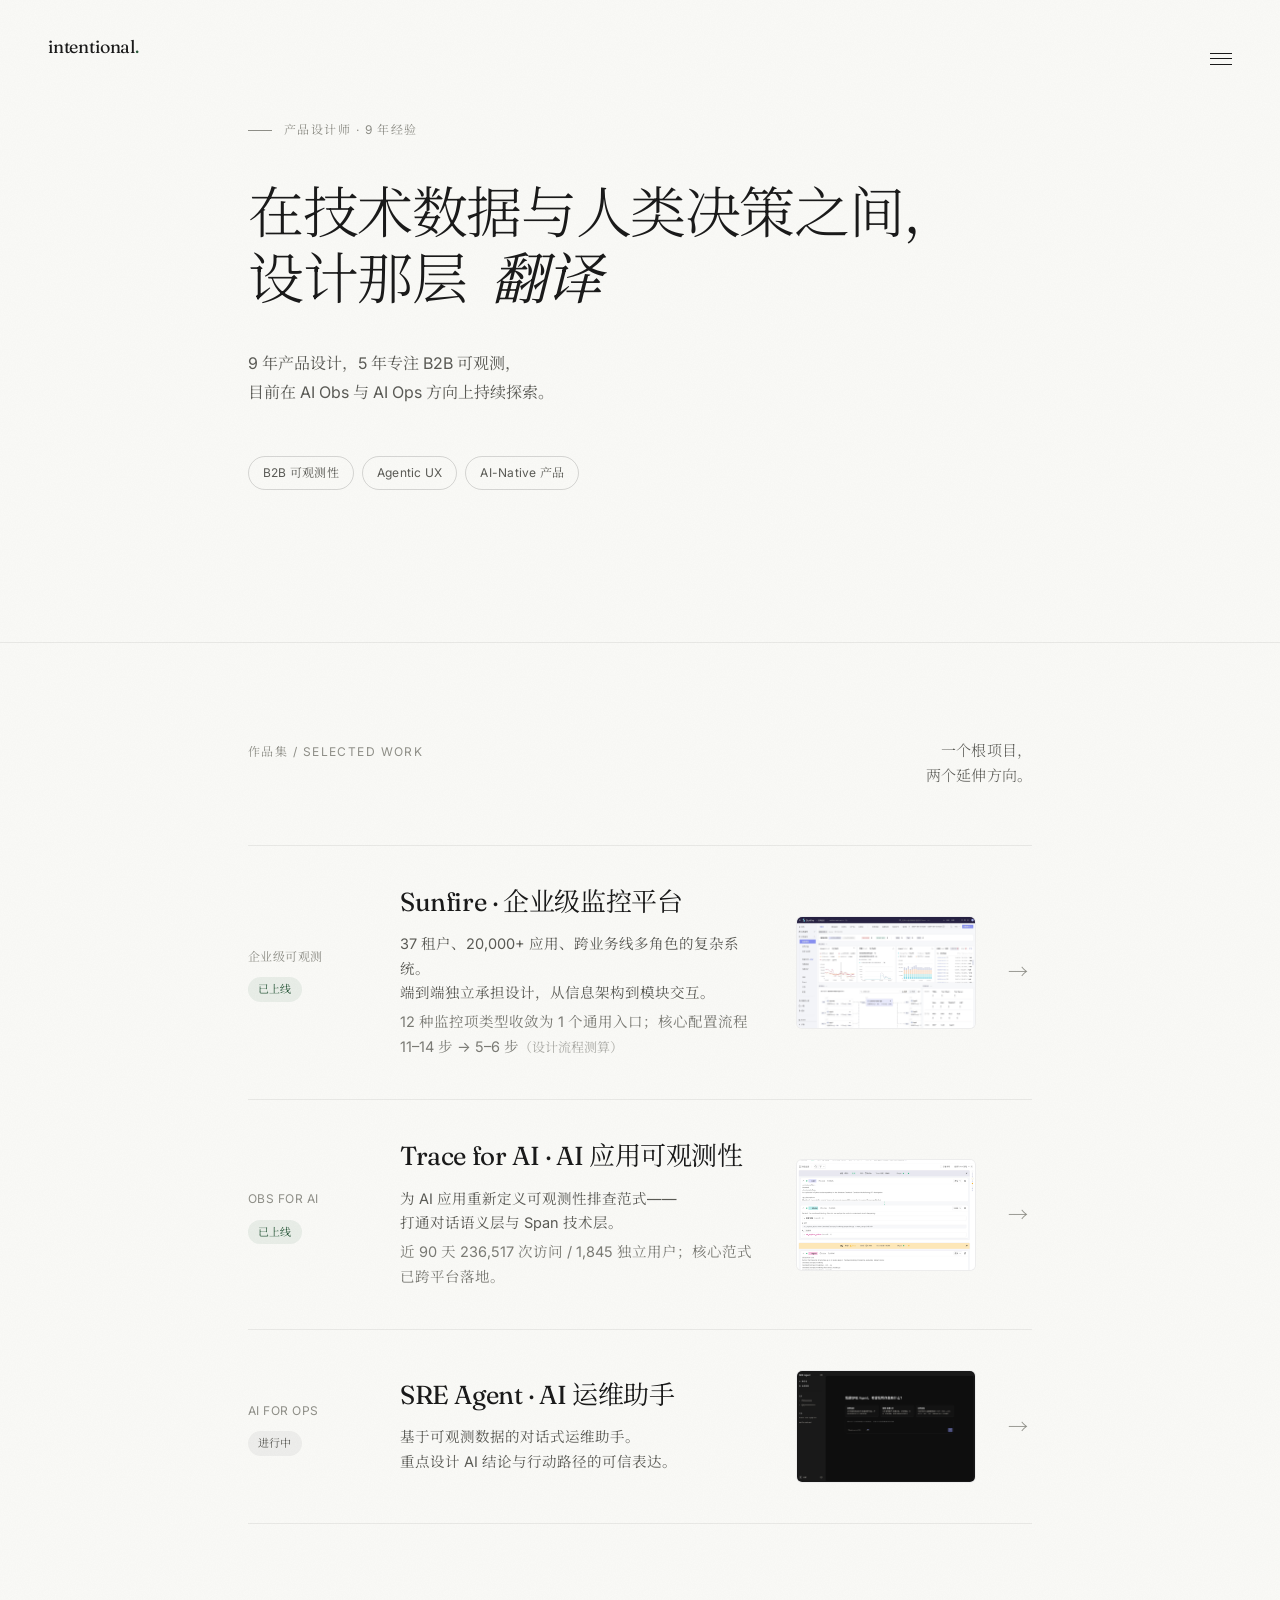
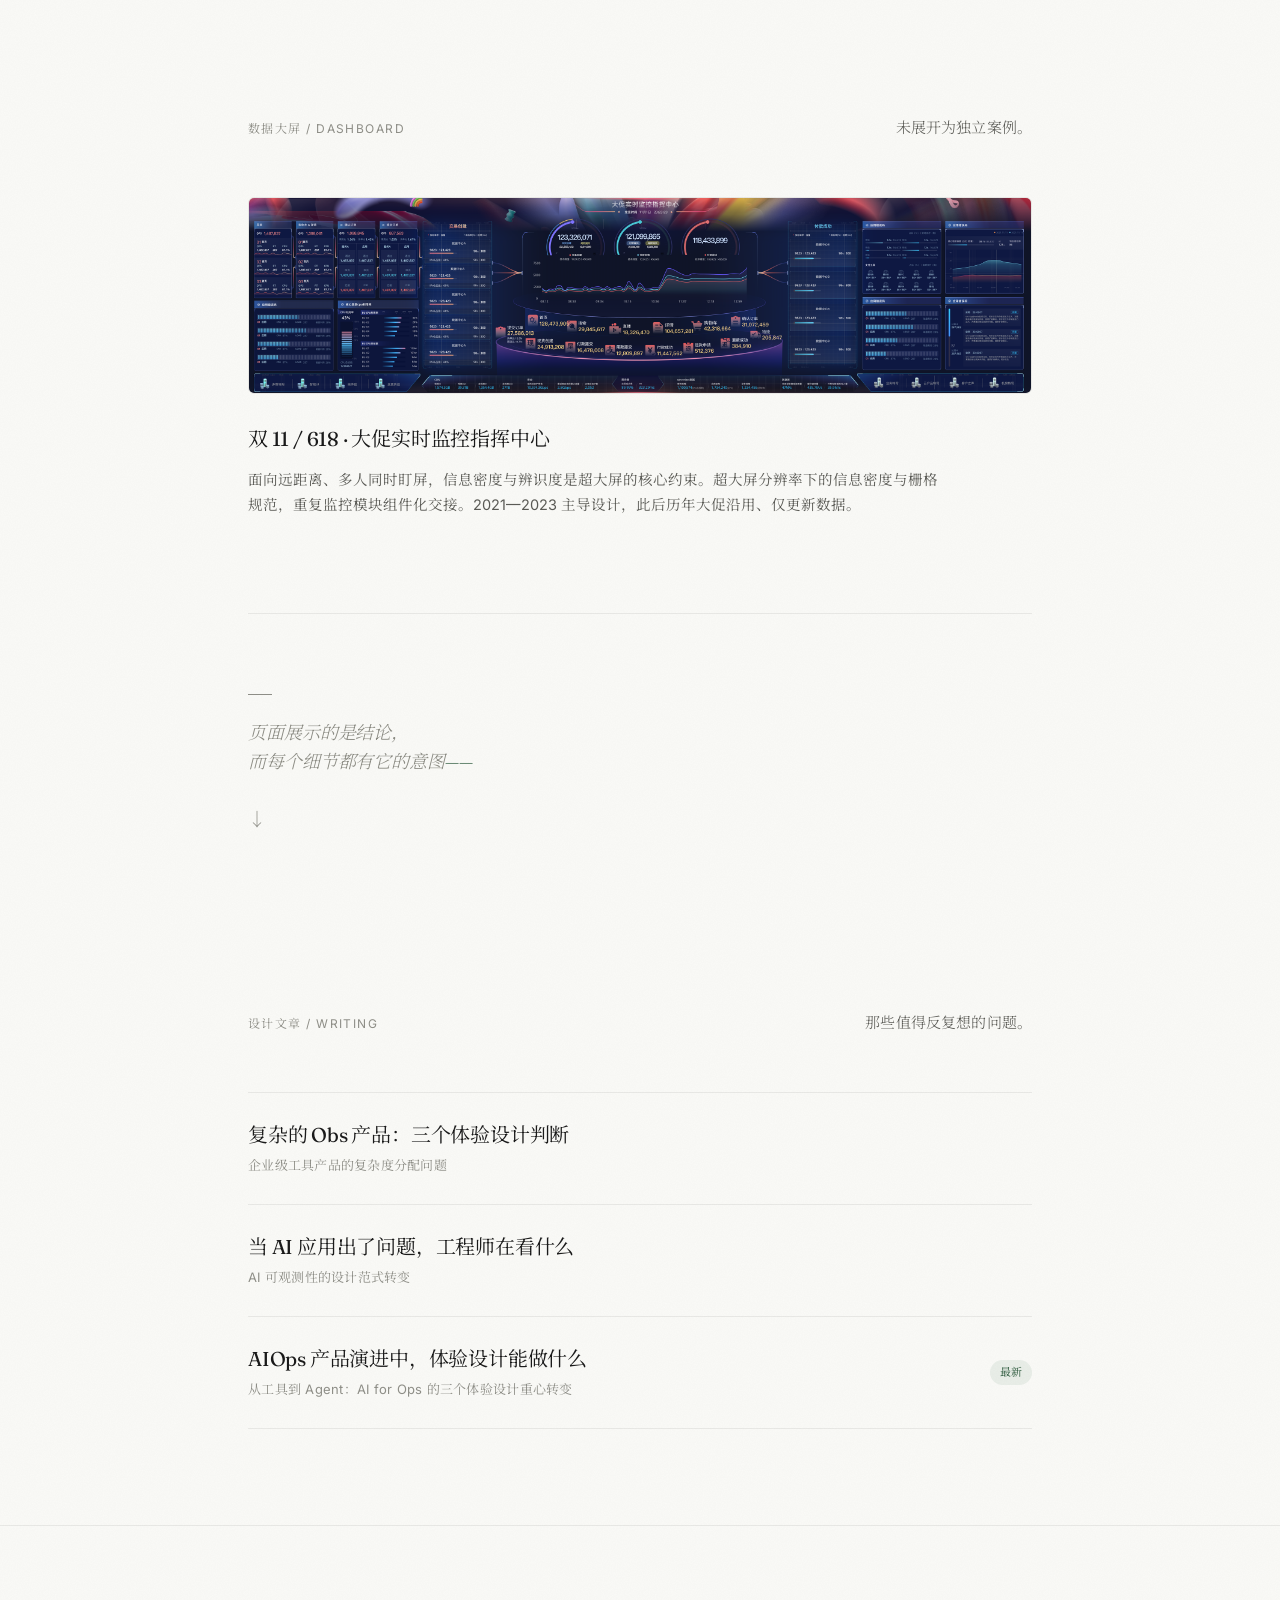
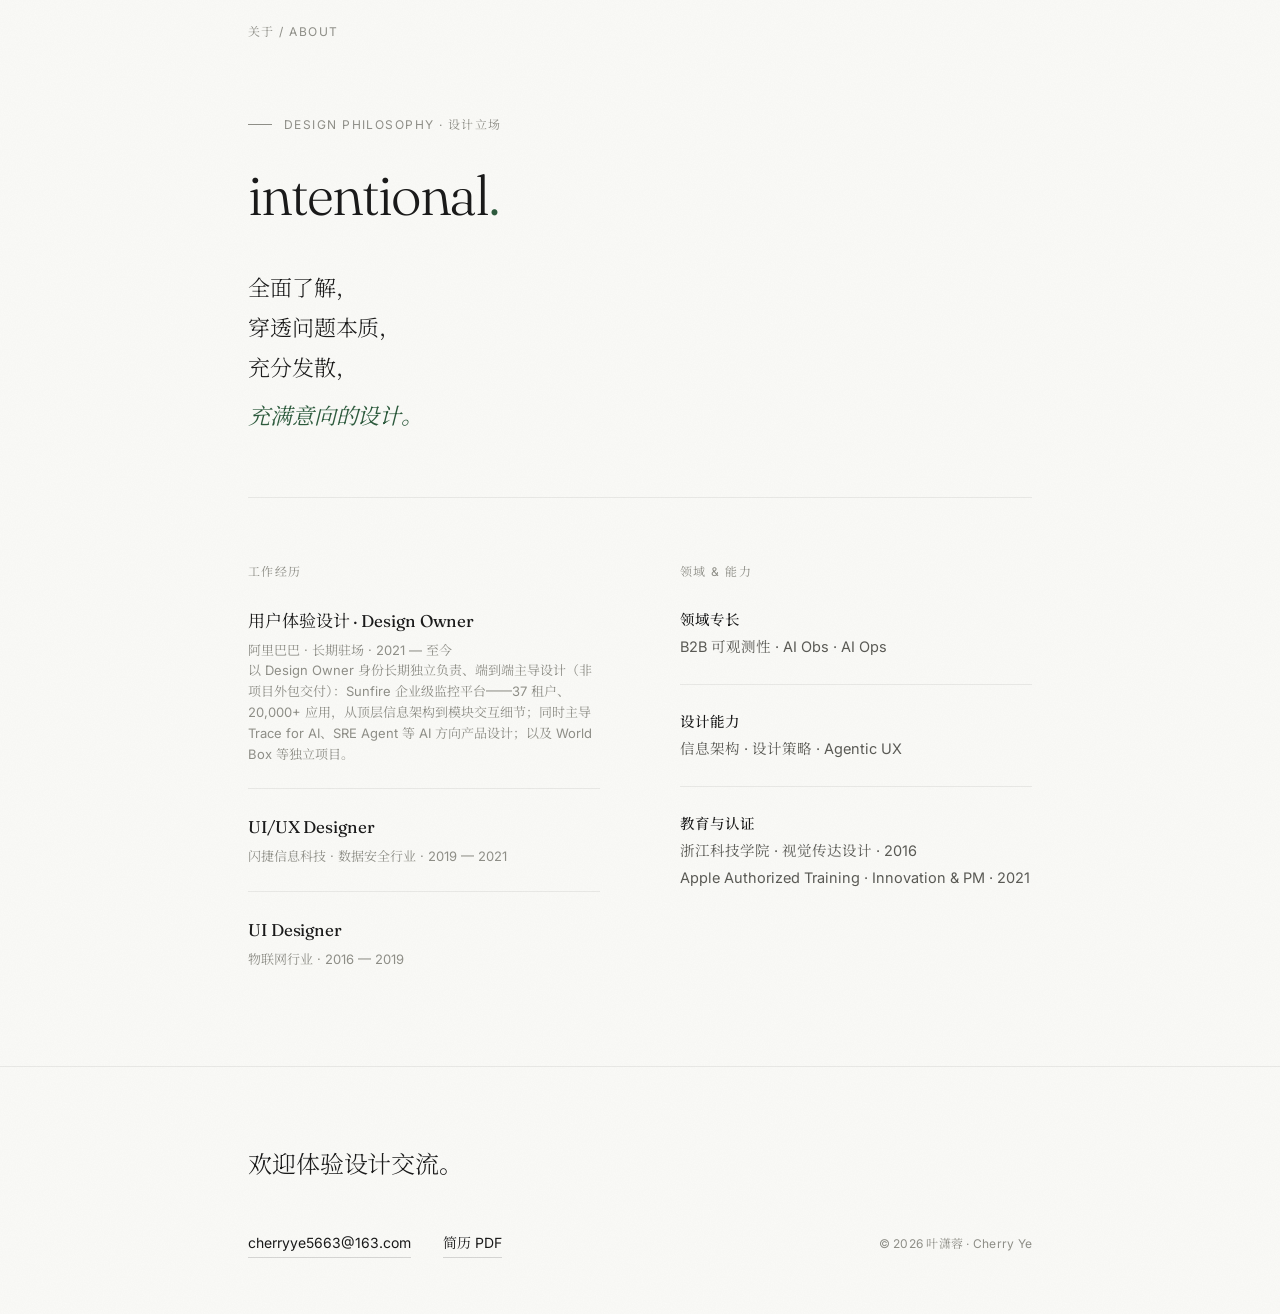
<file: index.html>
<!DOCTYPE html>
<html lang="zh-CN">
<head>
  <meta charset="UTF-8">
  <meta name="viewport" content="width=device-width, initial-scale=1.0">
  <title>叶潇蓉 · 产品设计师</title>
  <meta name="description" content="9年产品设计经验，专注 B2B 可观测性领域。在技术数据与人类决策之间，设计那层翻译。">
  <link rel="stylesheet" href="assets/style.css">
</head>
<body id="top">

  <!-- Navigation -->
  <nav class="nav" id="nav">
    <div class="container nav-inner">
      <a href="./" class="nav-logo" data-scroll-top>
        <span class="nav-logo-en">intentional<span class="accent-dot">.</span></span>
        <span class="nav-logo-zh">充满意向的设计</span>
      </a>
      <button class="menu-toggle" id="menuToggle" aria-label="打开菜单" aria-expanded="false">
        <span></span>
        <span></span>
        <span></span>
      </button>
    </div>
  </nav>

  <!-- Floating menu overlay -->
  <div class="menu-overlay" id="menuOverlay" aria-hidden="true">
    <span class="menu-label">导航 / Menu</span>

    <div class="menu-center">
      <div class="menu-items">
        <a href="./" class="menu-item" data-scroll-top>
          <span class="menu-zh">首页</span>
          <span class="menu-en">Home</span>
        </a>
        <a href="#work" class="menu-item">
          <span class="menu-zh">作品</span>
          <span class="menu-en">Work</span>
        </a>
        <a href="#writing" class="menu-item">
          <span class="menu-zh">文章</span>
          <span class="menu-en">Writing</span>
        </a>
        <a href="#about" class="menu-item">
          <span class="menu-zh">关于</span>
          <span class="menu-en">About</span>
        </a>
      </div>
    </div>
  </div>

  <!-- Hero -->
  <header class="hero">
    <div class="container">
      <p class="hero-eyebrow reveal">产品设计师 · 9 年经验</p>

      <h1 class="hero-headline reveal">
        在技术数据与人类决策之间，<br>
        设计那层 <em>翻译</em>
      </h1>

      <p class="hero-sub reveal">
        9 年产品设计，5 年专注 B2B 可观测，<br>
        目前在 AI Obs 与 AI Ops 方向上持续探索。
      </p>

      <div class="hero-tags reveal">
        <span class="tag">B2B 可观测性</span>
        <span class="tag">Agentic UX</span>
        <span class="tag">AI-Native 产品</span>
      </div>
    </div>
  </header>

  <!-- Work -->
  <section class="section" id="work">
    <div class="container">
      <div class="section-header">
        <p class="section-label">作品集 / Selected Work</p>
        <p class="section-intro">一个根项目，<br>两个延伸方向。</p>
      </div>

      <div class="work-list">

        <a href="work/sunfire.html" class="work-item reveal">
          <div class="work-meta">
            <span class="work-type">企业级可观测</span>
            <span class="work-status live">已上线</span>
          </div>
          <div class="work-content">
            <h3 class="work-title">Sunfire · 企业级监控平台</h3>
            <p class="work-desc">
              37 租户、20,000+ 应用、跨业务线多角色的复杂系统。<br>
              端到端独立承担设计，从信息架构到模块交互。<br>
              <strong>12 种监控项类型收敛为 1 个通用入口；核心配置流程 11–14 步 → 5–6 步<span class="metric-note">（设计流程测算）</span></strong>
            </p>
          </div>
          <div class="work-thumb">
            <img src="assets/images/work/sunfire-home.png" alt="Sunfire 平台监控视图">
          </div>
          <span class="work-arrow">→</span>
        </a>

        <a href="work/trace-for-ai.html" class="work-item reveal">
          <div class="work-meta">
            <span class="work-type">Obs for AI</span>
            <span class="work-status live">已上线</span>
          </div>
          <div class="work-content">
            <h3 class="work-title">Trace for AI · AI 应用可观测性</h3>
            <p class="work-desc">
              为 AI 应用重新定义可观测性排查范式——<br>
              打通对话语义层与 Span 技术层。<br>
              <strong>近 90 天 236,517 次访问 / 1,845 独立用户；核心范式已跨平台落地。</strong>
            </p>
          </div>
          <div class="work-thumb">
            <img src="assets/images/work/trace-ai-thumb.png" alt="Trace for AI 缩略图">
          </div>
          <span class="work-arrow">→</span>
        </a>

        <a href="work/sre-agent.html" class="work-item reveal">
          <div class="work-meta">
            <span class="work-type">AI for Ops</span>
            <span class="work-status">进行中</span>
          </div>
          <div class="work-content">
            <h3 class="work-title">SRE Agent · <span class="title-line2">AI 运维助手</span></h3>
            <p class="work-desc">
              基于可观测数据的对话式运维助手。<br>
              重点设计 AI 结论与行动路径的可信表达。
            </p>
          </div>
          <div class="work-thumb">
            <img src="assets/images/work/sre-agent-thumb.png" alt="SRE Agent 缩略图">
          </div>
          <span class="work-arrow">→</span>
        </a>

      </div>
    </div>
  </section>

  <!-- Other work · 其他项目 -->
  <section class="section" id="more-work">
    <div class="container">
      <div class="section-header">
        <p class="section-label">数据大屏 / Dashboard</p>
        <p class="section-intro">未展开为独立案例。</p>
      </div>

      <figure class="work-figure work-figure-wide bigscreen-figure reveal">
        <img src="assets/images/work/bigscreen-1111.png" alt="大促实时监控指挥中心数据大屏：交易创建、付款成功等核心链路实时指标，数据中心分区，应用错误码分布，呈现超大屏下的信息密度与栅格组织" loading="lazy">
      </figure>

      <div class="bigscreen-cap reveal">
        <h3 class="cap-title">双 11 / 618 · 大促实时监控指挥中心</h3>
        <p class="cap-desc">面向远距离、多人同时盯屏，信息密度与辨识度是超大屏的核心约束。超大屏分辨率下的信息密度与栅格规范，重复监控模块组件化交接。2021—2023 主导设计，此后历年大促沿用、仅更新数据。</p>
      </div>
    </div>
  </section>

  <!-- Transition: work → writing -->
  <div class="container">
    <div class="transition reveal">
      <div class="transition-mark"></div>
      <p class="transition-text">
        页面展示的是结论，<br>
        而每个细节都有它的意图<span class="accent-dash">——</span>
      </p>
      <span class="transition-arrow">↓</span>
    </div>
  </div>

  <!-- Writing -->
  <section class="section" id="writing">
    <div class="container">
      <div class="section-header">
        <p class="section-label">设计文章 / Writing</p>
        <p class="section-intro">那些值得反复想的问题。</p>
      </div>

      <div class="writing-list">

        <a href="writing/three-judgments.html" class="writing-item reveal">
          <div>
            <h3 class="writing-title">复杂的 Obs 产品：三个体验设计判断</h3>
            <p class="writing-sub">企业级工具产品的复杂度分配问题</p>
          </div>
        </a>

        <a href="writing/ai-obs-paradigm.html" class="writing-item reveal">
          <div>
            <h3 class="writing-title">当 AI 应用出了问题，工程师在看什么</h3>
            <p class="writing-sub">AI 可观测性的设计范式转变</p>
          </div>
        </a>

        <a href="writing/ai-for-ops-shift.html" class="writing-item reveal">
          <div>
            <h3 class="writing-title">AIOps 产品演进中，体验设计能做什么</h3>
            <p class="writing-sub">从工具到 Agent：AI for Ops 的三个体验设计重心转变</p>
          </div>
          <span class="writing-status new">最新</span>
        </a>

      </div>
    </div>
  </section>

  <!-- About -->
  <section class="section" id="about">
    <div class="container">
      <div class="section-header">
        <p class="section-label">关于 / About</p>
      </div>

      <!-- Design Philosophy -->
      <div class="philosophy reveal">
        <p class="philosophy-label">Design Philosophy · 设计立场</p>
        <h2 class="philosophy-keyword">intentional<span class="accent-dot">.</span></h2>
        <div class="philosophy-process">
          <p class="process-line">全面了解，</p>
          <p class="process-line">穿透问题本质，</p>
          <p class="process-line">充分发散，</p>
          <p class="process-line last">充满意向的设计。</p>
        </div>
      </div>

      <div class="about-grid">

        <div class="about-block">
          <h3>工作经历</h3>

          <div class="exp-item">
            <p class="exp-role">用户体验设计 · Design Owner</p>
            <p class="exp-meta">阿里巴巴 · 长期驻场 · 2021 — 至今<br>以 Design Owner 身份长期独立负责、端到端主导设计（非项目外包交付）：Sunfire 企业级监控平台——37 租户、20,000+ 应用，从顶层信息架构到模块交互细节；同时主导 Trace for AI、SRE Agent 等 AI 方向产品设计；以及 World Box 等独立项目。</p>
          </div>

          <div class="exp-item">
            <p class="exp-role">UI/UX Designer</p>
            <p class="exp-meta">闪捷信息科技 · 数据安全行业 · 2019 — 2021</p>
          </div>

          <div class="exp-item">
            <p class="exp-role">UI Designer</p>
            <p class="exp-meta">物联网行业 · 2016 — 2019</p>
          </div>
        </div>

        <div class="about-block">
          <h3>领域 & 能力</h3>
          <p class="skills-text">
            <strong>领域专长</strong><br>
            B2B 可观测性 · AI Obs · AI Ops
          </p>
          <div class="skills-divider"></div>
          <p class="skills-text">
            <strong>设计能力</strong><br>
            信息架构 · 设计策略 · Agentic UX
          </p>
          <div class="skills-divider"></div>
          <p class="skills-text">
            <strong>教育与认证</strong><br>
            浙江科技学院 · 视觉传达设计 · 2016<br>
            Apple Authorized Training · Innovation & PM · 2021
          </p>
        </div>

      </div>
    </div>
  </section>

  <!-- Footer -->
  <footer class="footer">
    <div class="container">
      <p class="footer-pitch reveal">
        欢迎体验设计交流。
      </p>

      <div class="footer-row">
        <div class="footer-contact">
          <a href="mailto:cherryye5663@163.com">cherryye5663@163.com</a>
          <a href="assets/cherry-ye-resume.pdf" target="_blank" rel="noopener">简历 PDF</a>
        </div>
        <p class="footer-note">© 2026 叶潇蓉 · Cherry Ye</p>
      </div>
    </div>
  </footer>

  <script src="assets/nav.js"></script>
  <script>
    // Menu toggle
    const menuToggle = document.getElementById('menuToggle');
    const menuOverlay = document.getElementById('menuOverlay');

    function openMenu() {
      menuOverlay.classList.add('open');
      menuToggle.classList.add('active');
      menuToggle.setAttribute('aria-expanded', 'true');
      menuToggle.setAttribute('aria-label', '关闭菜单');
      menuOverlay.setAttribute('aria-hidden', 'false');
      document.body.style.overflow = 'hidden';
    }

    function closeMenu() {
      menuOverlay.classList.remove('open');
      menuToggle.classList.remove('active');
      menuToggle.setAttribute('aria-expanded', 'false');
      menuToggle.setAttribute('aria-label', '打开菜单');
      menuOverlay.setAttribute('aria-hidden', 'true');
      document.body.style.overflow = '';
    }

    menuToggle.addEventListener('click', () => {
      if (menuOverlay.classList.contains('open')) closeMenu();
      else openMenu();
    });

    // Close menu when a menu item is clicked
    document.querySelectorAll('.menu-item').forEach(item => {
      item.addEventListener('click', () => {
        // Wait a tick for the anchor navigation, then close
        setTimeout(closeMenu, 100);
      });
    });

    // Scroll-to-top links (nav logo + Home): smooth scroll, no #top tail in URL
    document.querySelectorAll('[data-scroll-top]').forEach(el => {
      el.addEventListener('click', (e) => {
        e.preventDefault();
        window.scrollTo({ top: 0, behavior: 'smooth' });
        closeMenu();
      });
    });

    // Close menu with Escape key
    document.addEventListener('keydown', (e) => {
      if (e.key === 'Escape' && menuOverlay.classList.contains('open')) {
        closeMenu();
      }
    });

    // Reveal animation
    const reveals = document.querySelectorAll('.reveal');
    const obs = new IntersectionObserver((entries) => {
      entries.forEach((entry, i) => {
        if (entry.isIntersecting) {
          const el = entry.target;
          setTimeout(() => {
            el.classList.add('in');
            setTimeout(() => el.classList.remove('reveal', 'in'), 820);
          }, i * 80);
          obs.unobserve(el);
        }
      });
    }, { threshold: 0.1 });
    reveals.forEach(el => obs.observe(el));
  </script>

</body>
</html>
</file>
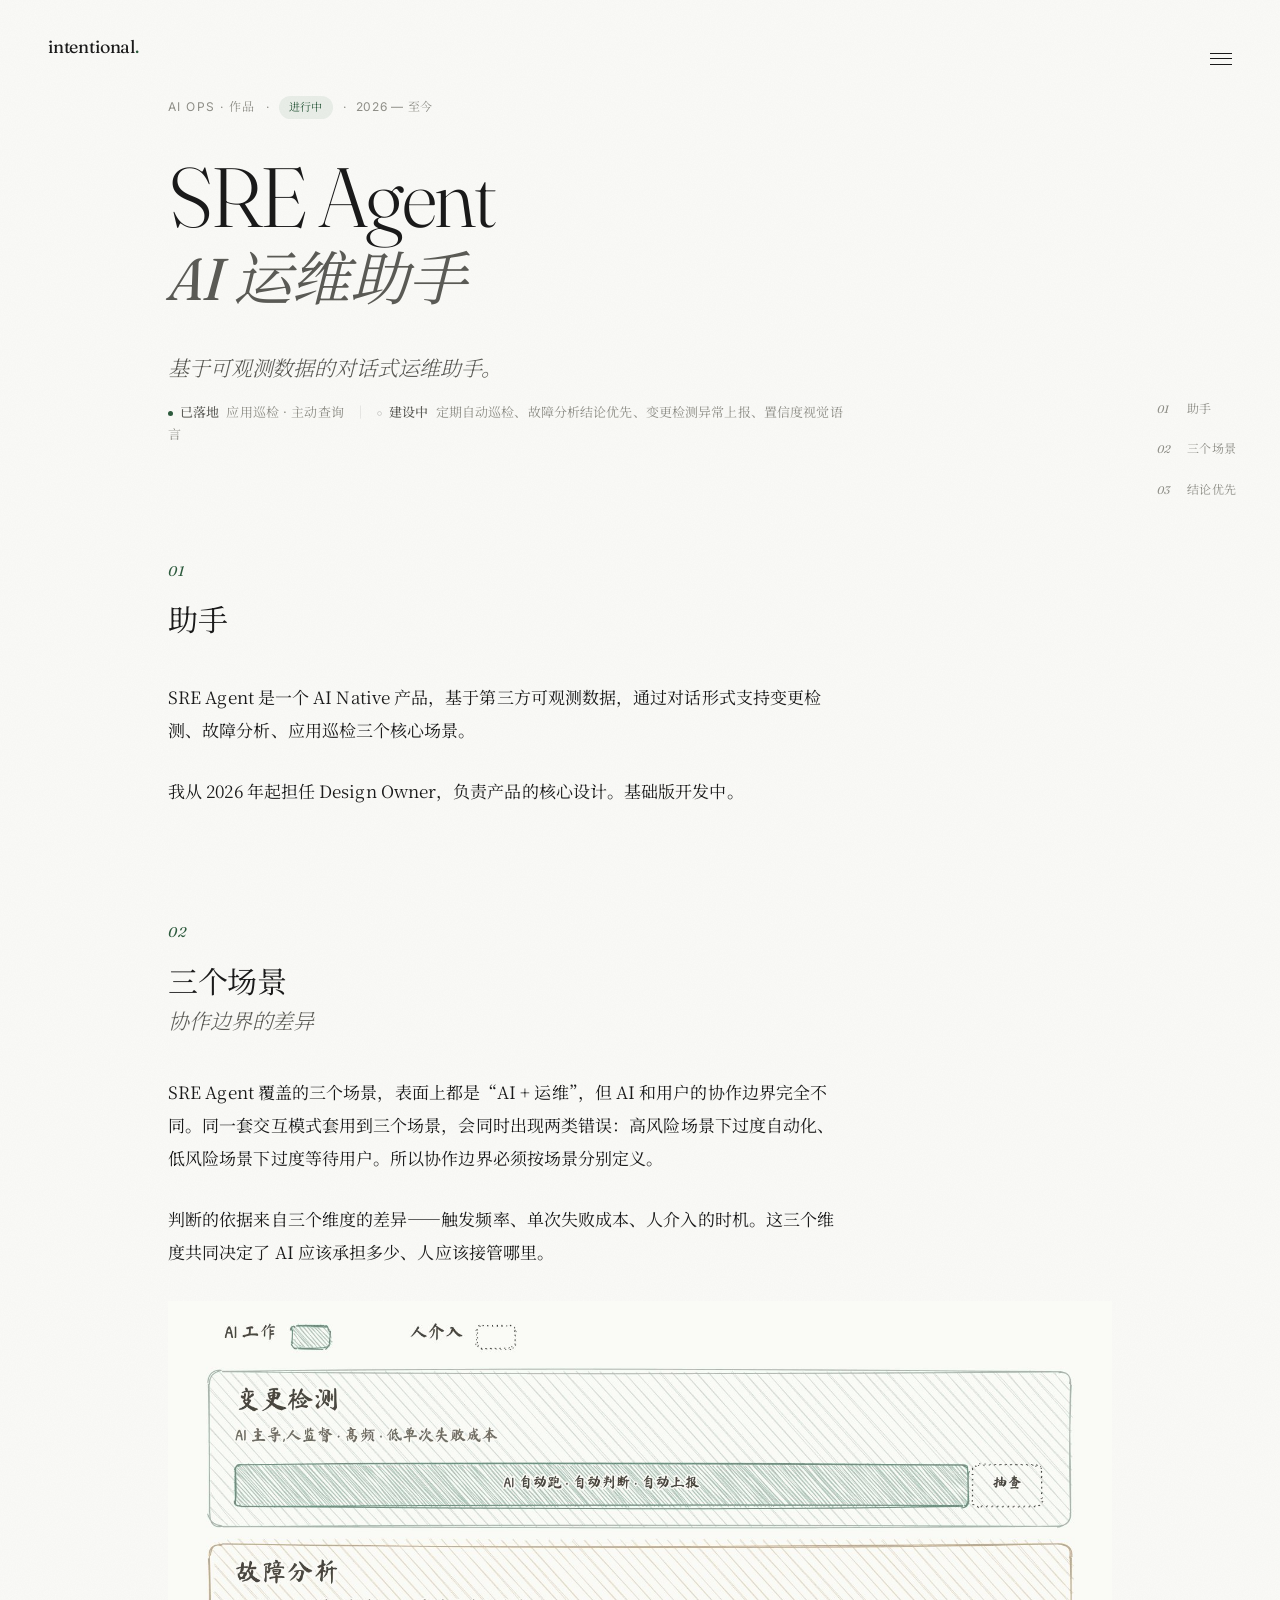
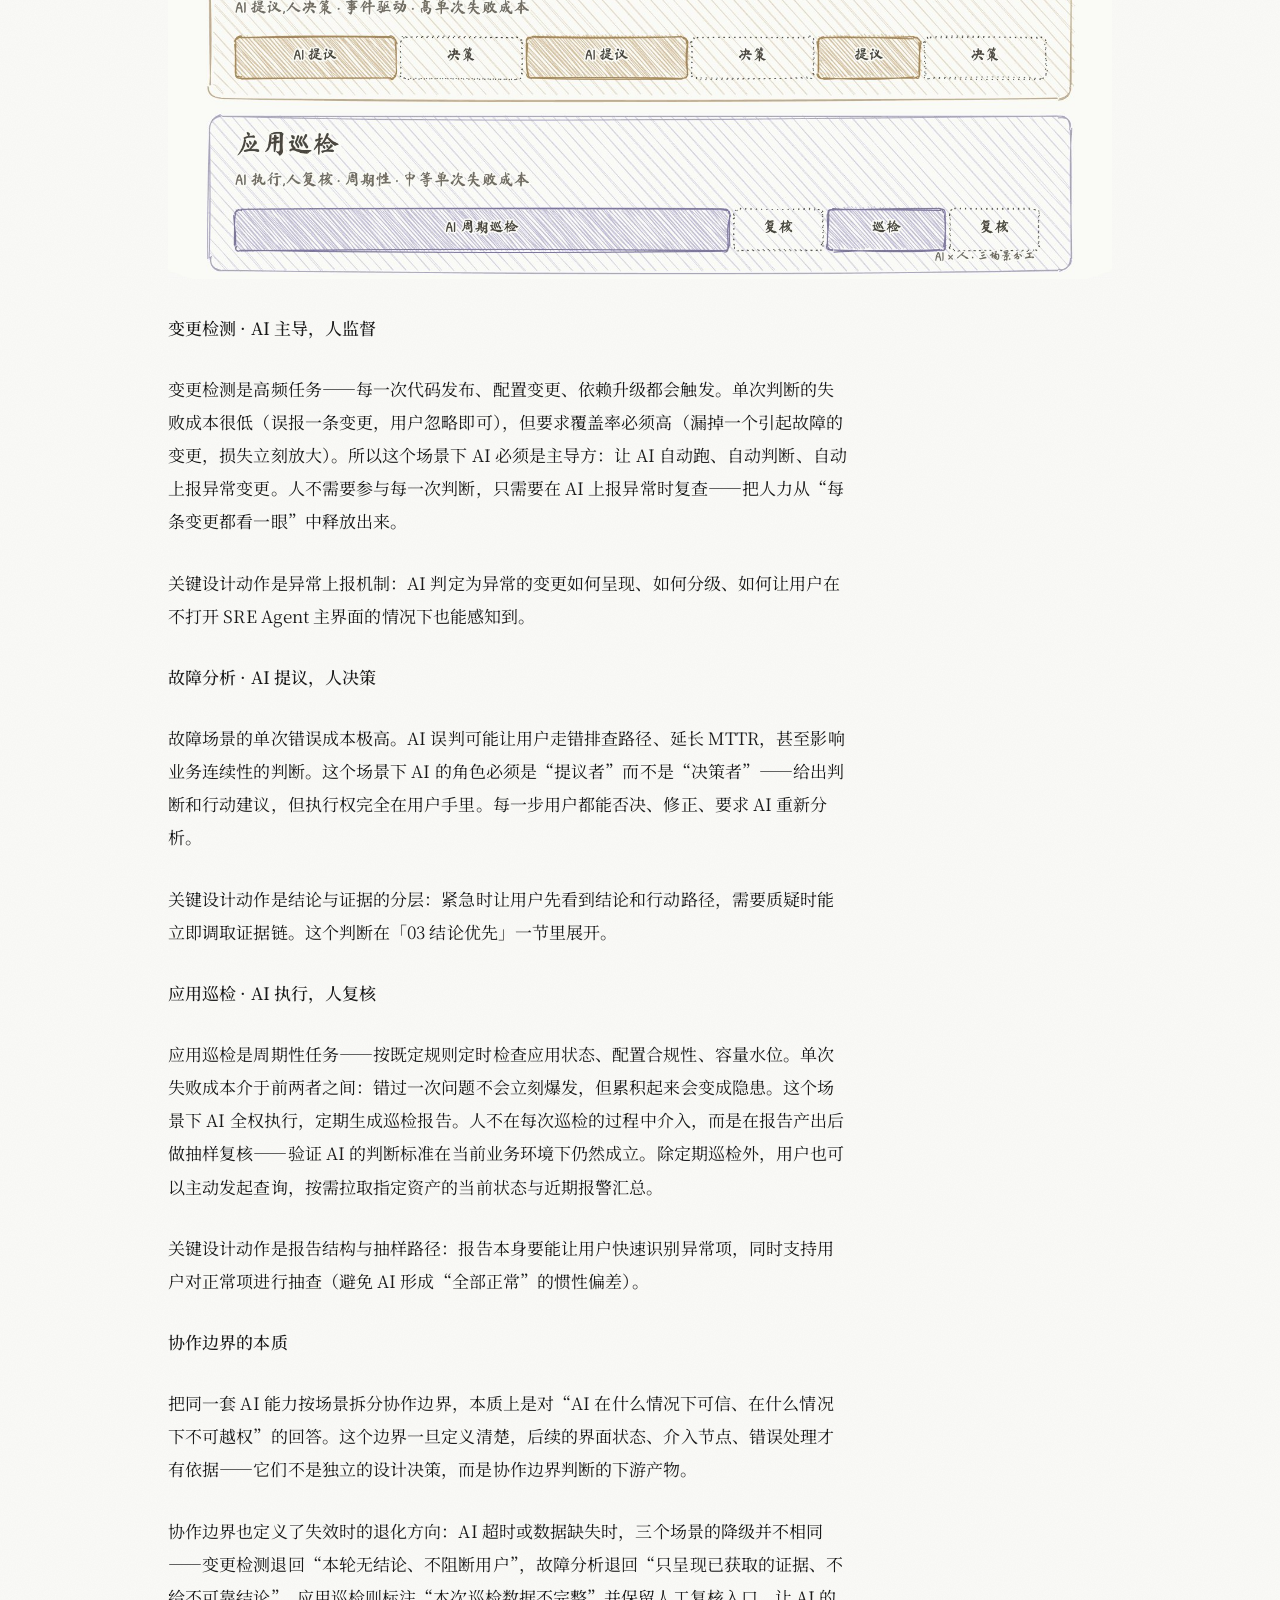
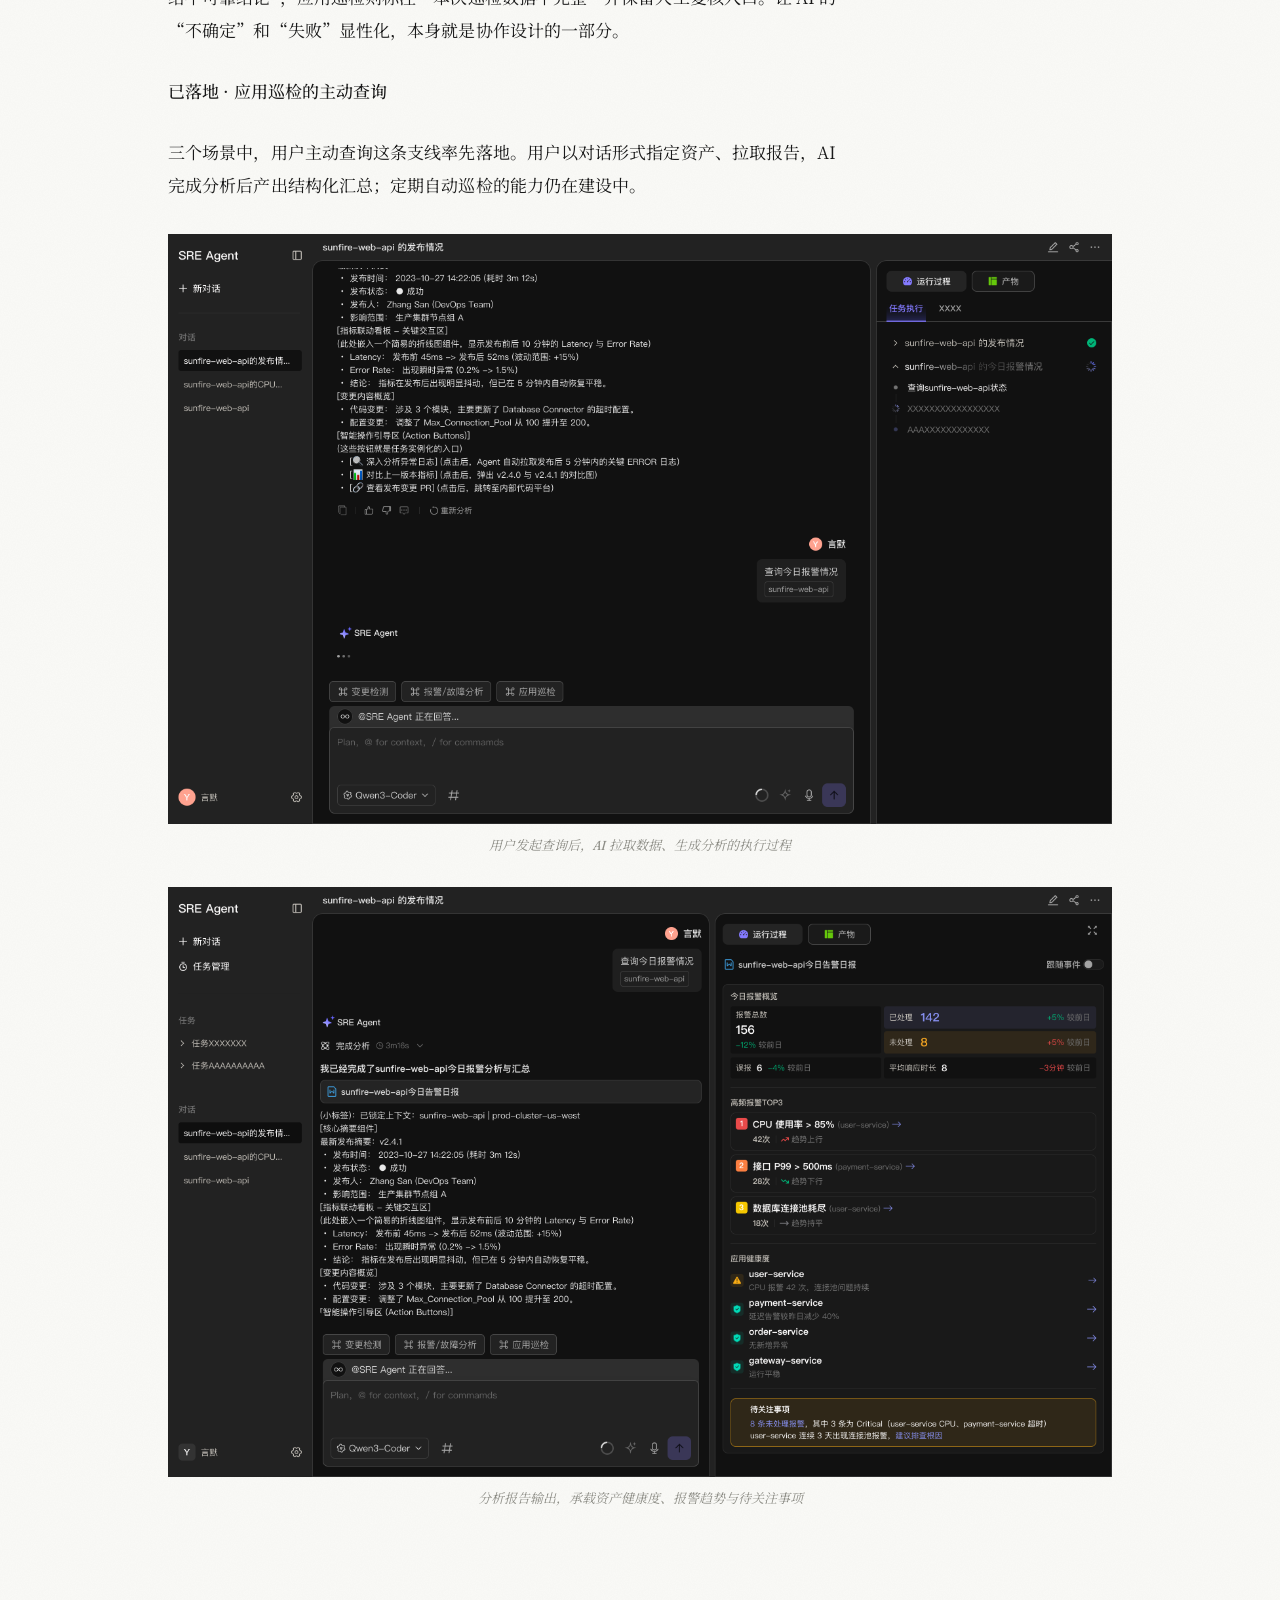
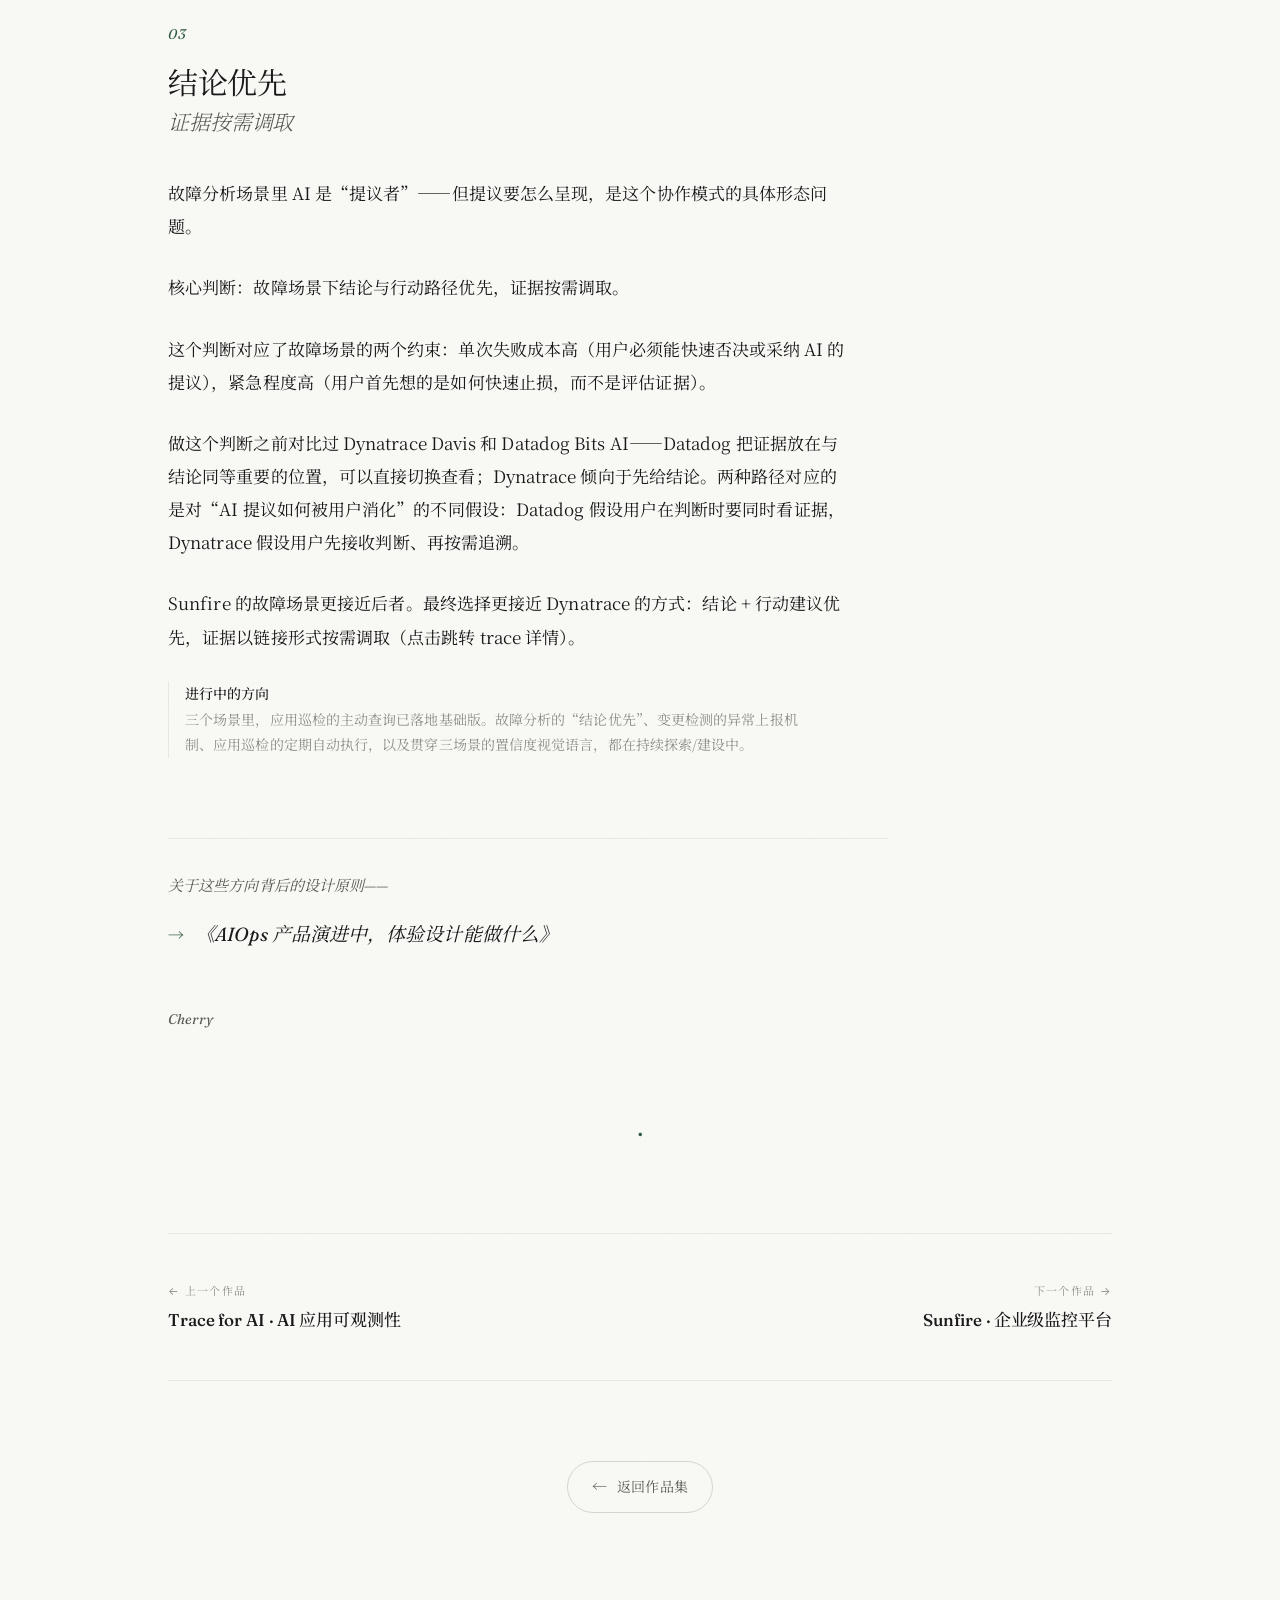
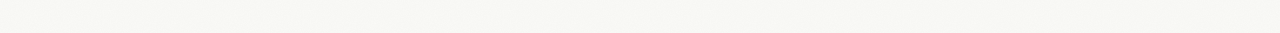
<file: work/sre-agent.html>
<!DOCTYPE html>
<html lang="zh-CN">
<head>
  <meta charset="UTF-8">
  <meta name="viewport" content="width=device-width, initial-scale=1.0">
  <title>SRE Agent · AI 运维助手 · Cherry Ye</title>
  <meta name="description" content="基于可观测数据的对话式运维助手。重点设计 AI 结论与行动路径的可信表达。">
  <link rel="stylesheet" href="../assets/style.css">
</head>
<body id="top" class="article-body" data-progress="true">

  <!-- Navigation -->
  <nav class="nav" id="nav">
    <div class="container nav-inner">
      <a href="../" class="nav-logo">
        <span class="nav-logo-en">intentional<span class="accent-dot">.</span></span>
        <span class="nav-logo-zh">充满意向的设计</span>
      </a>
      <button class="menu-toggle" id="menuToggle" aria-label="打开菜单" aria-expanded="false">
        <span></span>
        <span></span>
        <span></span>
      </button>
    </div>
  </nav>

  <!-- Floating menu overlay -->
  <div class="menu-overlay" id="menuOverlay" aria-hidden="true">
    <span class="menu-label">导航 / Menu</span>
    <div class="menu-center">
      <div class="menu-items">
        <a href="../" class="menu-item">
          <span class="menu-zh">首页</span>
          <span class="menu-en">Home</span>
        </a>
        <a href="../#work" class="menu-item">
          <span class="menu-zh">作品</span>
          <span class="menu-en">Work</span>
        </a>
        <a href="../#writing" class="menu-item">
          <span class="menu-zh">文章</span>
          <span class="menu-en">Writing</span>
        </a>
        <a href="../#about" class="menu-item">
          <span class="menu-zh">关于</span>
          <span class="menu-en">About</span>
        </a>
      </div>
    </div>
  </div>

  <!-- Right side TOC -->
  <aside class="article-toc work-toc" id="articleToc" aria-label="项目章节导航">
    <ul class="toc-list">
      <li><a href="#chapter-1" class="toc-link" data-target="chapter-1"><span class="toc-num">01</span><span class="toc-text">助手</span></a></li>
      <li><a href="#chapter-2" class="toc-link" data-target="chapter-2"><span class="toc-num">02</span><span class="toc-text">三个场景</span></a></li>
      <li><a href="#chapter-3" class="toc-link" data-target="chapter-3"><span class="toc-num">03</span><span class="toc-text">结论优先</span></a></li>
    </ul>
  </aside>

  <!-- Article -->
  <article class="article work-detail">
    <div class="article-container">

      <!-- Project Meta -->
      <div class="article-meta work-meta-row">
        <span class="article-category">AI Ops · 作品</span>
        <span class="meta-divider">·</span>
        <span class="meta-status">进行中</span>
        <span class="meta-divider">·</span>
        <span class="meta-time">2026 — 至今</span>
      </div>

      <!-- Title -->
      <h1 class="article-title">
        SRE Agent<br>
        <span class="article-title-sub">AI 运维助手</span>
      </h1>

      <!-- Lead -->
      <p class="article-lead">
        基于可观测数据的对话式运维助手。
      </p>

      <!-- Stage boundary -->
      <p class="article-status-line">
        <span class="status-done">已落地</span>应用巡检 · 主动查询
        <span class="status-sep">｜</span>
        <span class="status-wip">建设中</span>定期自动巡检、故障分析结论优先、变更检测异常上报、置信度视觉语言
      </p>

      <!-- Body -->
      <div class="article-body-content">

        <!-- Chapter 01 · 助手 -->
        <div class="judgment" id="chapter-1">
          <div class="judgment-number">01</div>
          <h2 class="judgment-title">助手</h2>
        </div>

        <p>SRE Agent 是一个 AI Native 产品，基于第三方可观测数据，通过对话形式支持变更检测、故障分析、应用巡检三个核心场景。</p>

        <p>我从 2026 年起担任 Design Owner，负责产品的核心设计。基础版开发中。</p>

        <!-- Chapter 02 · 三个场景 -->
        <div class="judgment" id="chapter-2">
          <div class="judgment-number">02</div>
          <h2 class="judgment-title">三个场景<br><span class="chapter-subtitle">协作边界的差异</span></h2>
        </div>

        <p>SRE Agent 覆盖的三个场景，表面上都是“AI + 运维”，但 AI 和用户的协作边界完全不同。同一套交互模式套用到三个场景，会同时出现两类错误：高风险场景下过度自动化、低风险场景下过度等待用户。所以协作边界必须按场景分别定义。</p>

        <p>判断的依据来自三个维度的差异——触发频率、单次失败成本、人介入的时机。这三个维度共同决定了 AI 应该承担多少、人应该接管哪里。</p>

        <figure class="work-figure work-figure-wide work-figure-clean">
          <img src="../assets/images/work/sre-three-scenarios.png" alt="三个场景的协作边界对比：变更检测 AI 主导人监督、故障分析 AI 提议人决策、应用巡检 AI 执行人复核" loading="lazy">
        </figure>

        <p><strong>变更检测 · AI 主导，人监督</strong></p>

        <p>变更检测是高频任务——每一次代码发布、配置变更、依赖升级都会触发。单次判断的失败成本很低（误报一条变更，用户忽略即可），但要求覆盖率必须高（漏掉一个引起故障的变更，损失立刻放大）。所以这个场景下 AI 必须是主导方：让 AI 自动跑、自动判断、自动上报异常变更。人不需要参与每一次判断，只需要在 AI 上报异常时复查——把人力从“每条变更都看一眼”中释放出来。</p>

        <p>关键设计动作是异常上报机制：AI 判定为异常的变更如何呈现、如何分级、如何让用户在不打开 SRE Agent 主界面的情况下也能感知到。</p>

        <p><strong>故障分析 · AI 提议，人决策</strong></p>

        <p>故障场景的单次错误成本极高。AI 误判可能让用户走错排查路径、延长 MTTR，甚至影响业务连续性的判断。这个场景下 AI 的角色必须是“提议者”而不是“决策者”——给出判断和行动建议，但执行权完全在用户手里。每一步用户都能否决、修正、要求 AI 重新分析。</p>

        <p>关键设计动作是结论与证据的分层：紧急时让用户先看到结论和行动路径，需要质疑时能立即调取证据链。这个判断在「03 结论优先」一节里展开。</p>

        <p><strong>应用巡检 · AI 执行，人复核</strong></p>

        <p>应用巡检是周期性任务——按既定规则定时检查应用状态、配置合规性、容量水位。单次失败成本介于前两者之间：错过一次问题不会立刻爆发，但累积起来会变成隐患。这个场景下 AI 全权执行，定期生成巡检报告。人不在每次巡检的过程中介入，而是在报告产出后做抽样复核——验证 AI 的判断标准在当前业务环境下仍然成立。除定期巡检外，用户也可以主动发起查询，按需拉取指定资产的当前状态与近期报警汇总。</p>

        <p>关键设计动作是报告结构与抽样路径：报告本身要能让用户快速识别异常项，同时支持用户对正常项进行抽查（避免 AI 形成“全部正常”的惯性偏差）。</p>

        <p><strong>协作边界的本质</strong></p>

        <p>把同一套 AI 能力按场景拆分协作边界，本质上是对“AI 在什么情况下可信、在什么情况下不可越权”的回答。这个边界一旦定义清楚，后续的界面状态、介入节点、错误处理才有依据——它们不是独立的设计决策，而是协作边界判断的下游产物。</p>

        <p>协作边界也定义了失效时的退化方向：AI 超时或数据缺失时，三个场景的降级并不相同——变更检测退回“本轮无结论、不阻断用户”，故障分析退回“只呈现已获取的证据、不给不可靠结论”，应用巡检则标注“本次巡检数据不完整”并保留人工复核入口。让 AI 的“不确定”和“失败”显性化，本身就是协作设计的一部分。</p>

        <p><strong>已落地 · 应用巡检的主动查询</strong></p>

        <p>三个场景中，用户主动查询这条支线率先落地。用户以对话形式指定资产、拉取报告，AI 完成分析后产出结构化汇总；定期自动巡检的能力仍在建设中。</p>

        <figure class="work-figure work-figure-wide work-figure-clean">
          <img src="../assets/images/work/sre-agent-executing.png" alt="应用巡检执行中：用户发起查询后，AI 拉取数据的执行过程，右侧栏显示任务进度" loading="lazy">
          <figcaption class="figure-caption">
            用户发起查询后，AI 拉取数据、生成分析的执行过程
          </figcaption>
        </figure>

        <figure class="work-figure work-figure-wide work-figure-clean">
          <img src="../assets/images/work/sre-agent-report.png" alt="应用巡检报告页：AI 完成分析后的结构化输出，左侧对话流呈现模块化摘要，右侧栏聚合报警概览、高频报警 TOP3、应用健康度" loading="lazy">
          <figcaption class="figure-caption">
            分析报告输出，承载资产健康度、报警趋势与待关注事项
          </figcaption>
        </figure>

        <!-- Chapter 03 · 结论优先 -->
        <div class="judgment" id="chapter-3">
          <div class="judgment-number">03</div>
          <h2 class="judgment-title">结论优先<br><span class="chapter-subtitle">证据按需调取</span></h2>
        </div>

        <p>故障分析场景里 AI 是“提议者”——但提议要怎么呈现，是这个协作模式的具体形态问题。</p>

        <p>核心判断：故障场景下结论与行动路径优先，证据按需调取。</p>

        <p>这个判断对应了故障场景的两个约束：单次失败成本高（用户必须能快速否决或采纳 AI 的提议），紧急程度高（用户首先想的是如何快速止损，而不是评估证据）。</p>

        <p>做这个判断之前对比过 Dynatrace Davis 和 Datadog Bits AI——Datadog 把证据放在与结论同等重要的位置，可以直接切换查看；Dynatrace 倾向于先给结论。两种路径对应的是对“AI 提议如何被用户消化”的不同假设：Datadog 假设用户在判断时要同时看证据，Dynatrace 假设用户先接收判断、再按需追溯。</p>

        <p>Sunfire 的故障场景更接近后者。最终选择更接近 Dynatrace 的方式：结论 + 行动建议优先，证据以链接形式按需调取（点击跳转 trace 详情）。</p>

        <p class="aside"><strong>进行中的方向</strong><br>
        三个场景里，应用巡检的主动查询已落地基础版。故障分析的“结论优先”、变更检测的异常上报机制、应用巡检的定期自动执行，以及贯穿三场景的置信度视觉语言，都在持续探索/建设中。</p>

        <!-- 文末文章引导 -->
        <div class="work-article-link">
          <p>关于这些方向背后的设计原则——</p>
          <a href="../writing/ai-for-ops-shift.html" class="article-link-pill">
            <span class="link-arrow">→</span>
            <span class="link-text">《AIOps 产品演进中，体验设计能做什么》</span>
          </a>
        </div>

      </div>


      <!-- Byline -->
      <div class="article-byline article-byline-end">
        <span class="byline-author">Cherry</span>
      </div>

      <!-- Article End -->
      <div class="article-end">
        <span class="end-mark">·</span>
      </div>

      <!-- Prev / Next work nav -->
      <nav class="work-nav" aria-label="作品切换">
        <a href="trace-for-ai.html" class="work-nav-link work-nav-prev">
          <span class="work-nav-direction">← 上一个作品</span>
          <span class="work-nav-title">Trace for AI · AI 应用可观测性</span>
        </a>
        <a href="sunfire.html" class="work-nav-link work-nav-next">
          <span class="work-nav-direction">下一个作品 →</span>
          <span class="work-nav-title">Sunfire · 企业级监控平台</span>
        </a>
      </nav>

      <!-- Back -->
      <div class="article-back">
        <a href="../#work" class="back-link">
          <span class="back-arrow">←</span>
          <span>返回作品集</span>
        </a>
      </div>

    </div>
  </article>

  <script src="../assets/nav.js"></script>
  <script>
    const menuToggle = document.getElementById('menuToggle');
    const menuOverlay = document.getElementById('menuOverlay');

    function openMenu() {
      menuOverlay.classList.add('open');
      menuToggle.classList.add('active');
      menuToggle.setAttribute('aria-expanded', 'true');
      menuOverlay.setAttribute('aria-hidden', 'false');
      document.body.style.overflow = 'hidden';
    }
    function closeMenu() {
      menuOverlay.classList.remove('open');
      menuToggle.classList.remove('active');
      menuToggle.setAttribute('aria-expanded', 'false');
      menuOverlay.setAttribute('aria-hidden', 'true');
      document.body.style.overflow = '';
    }

    menuToggle.addEventListener('click', () => {
      if (menuOverlay.classList.contains('open')) closeMenu();
      else openMenu();
    });

    document.querySelectorAll('.menu-item').forEach(item => {
      item.addEventListener('click', () => setTimeout(closeMenu, 100));
    });

    document.addEventListener('keydown', (e) => {
      if (e.key === 'Escape' && menuOverlay.classList.contains('open')) closeMenu();
    });

    // TOC scroll spy
    const tocLinks = document.querySelectorAll('.toc-link');
    const sections = ['chapter-1', 'chapter-2', 'chapter-3', 'chapter-4']
      .map(id => document.getElementById(id))
      .filter(Boolean);

    function updateActiveSection() {
      const scrollPos = window.scrollY + window.innerHeight * 0.3;
      let activeId = null;
      sections.forEach(section => {
        if (section.offsetTop <= scrollPos) activeId = section.id;
      });
      tocLinks.forEach(link => {
        link.classList.toggle('active', link.dataset.target === activeId);
      });
    }
    window.addEventListener('scroll', updateActiveSection, { passive: true });
    updateActiveSection();
  </script>

</body>
</html>
</file>
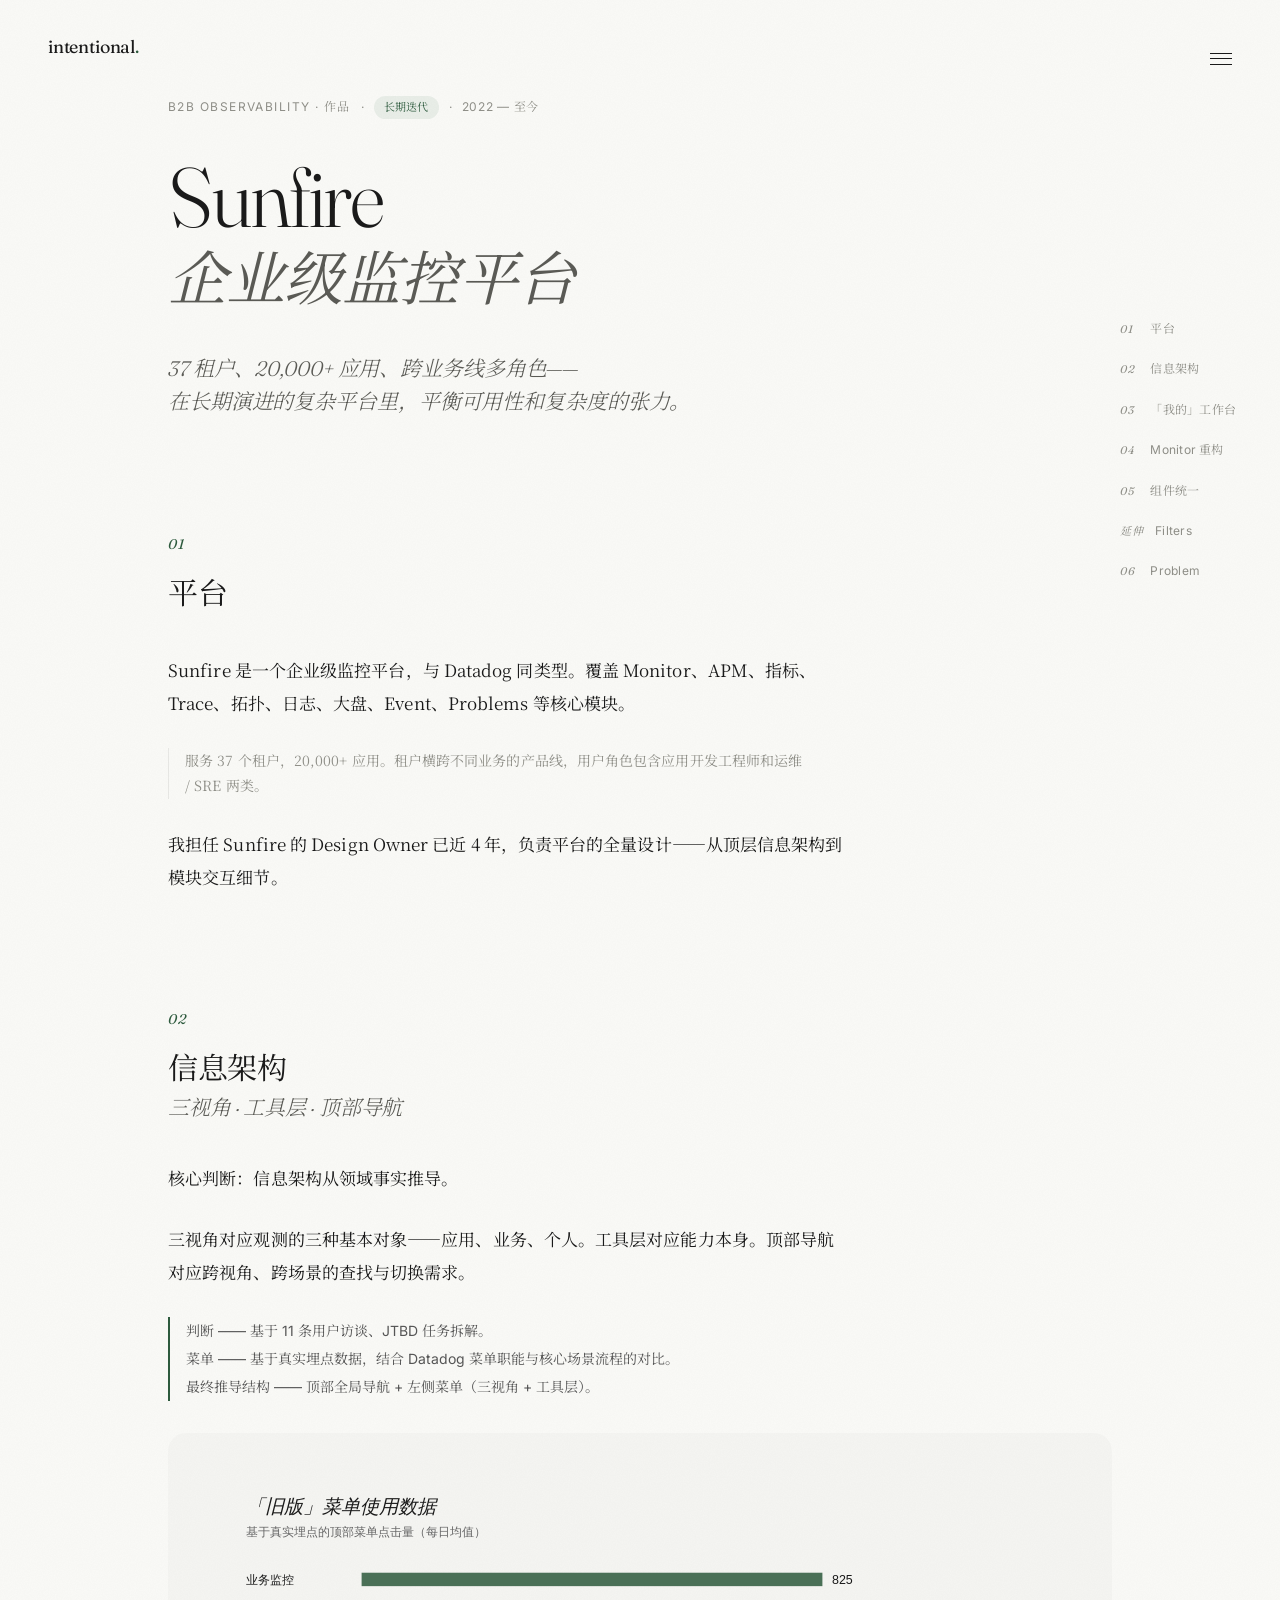
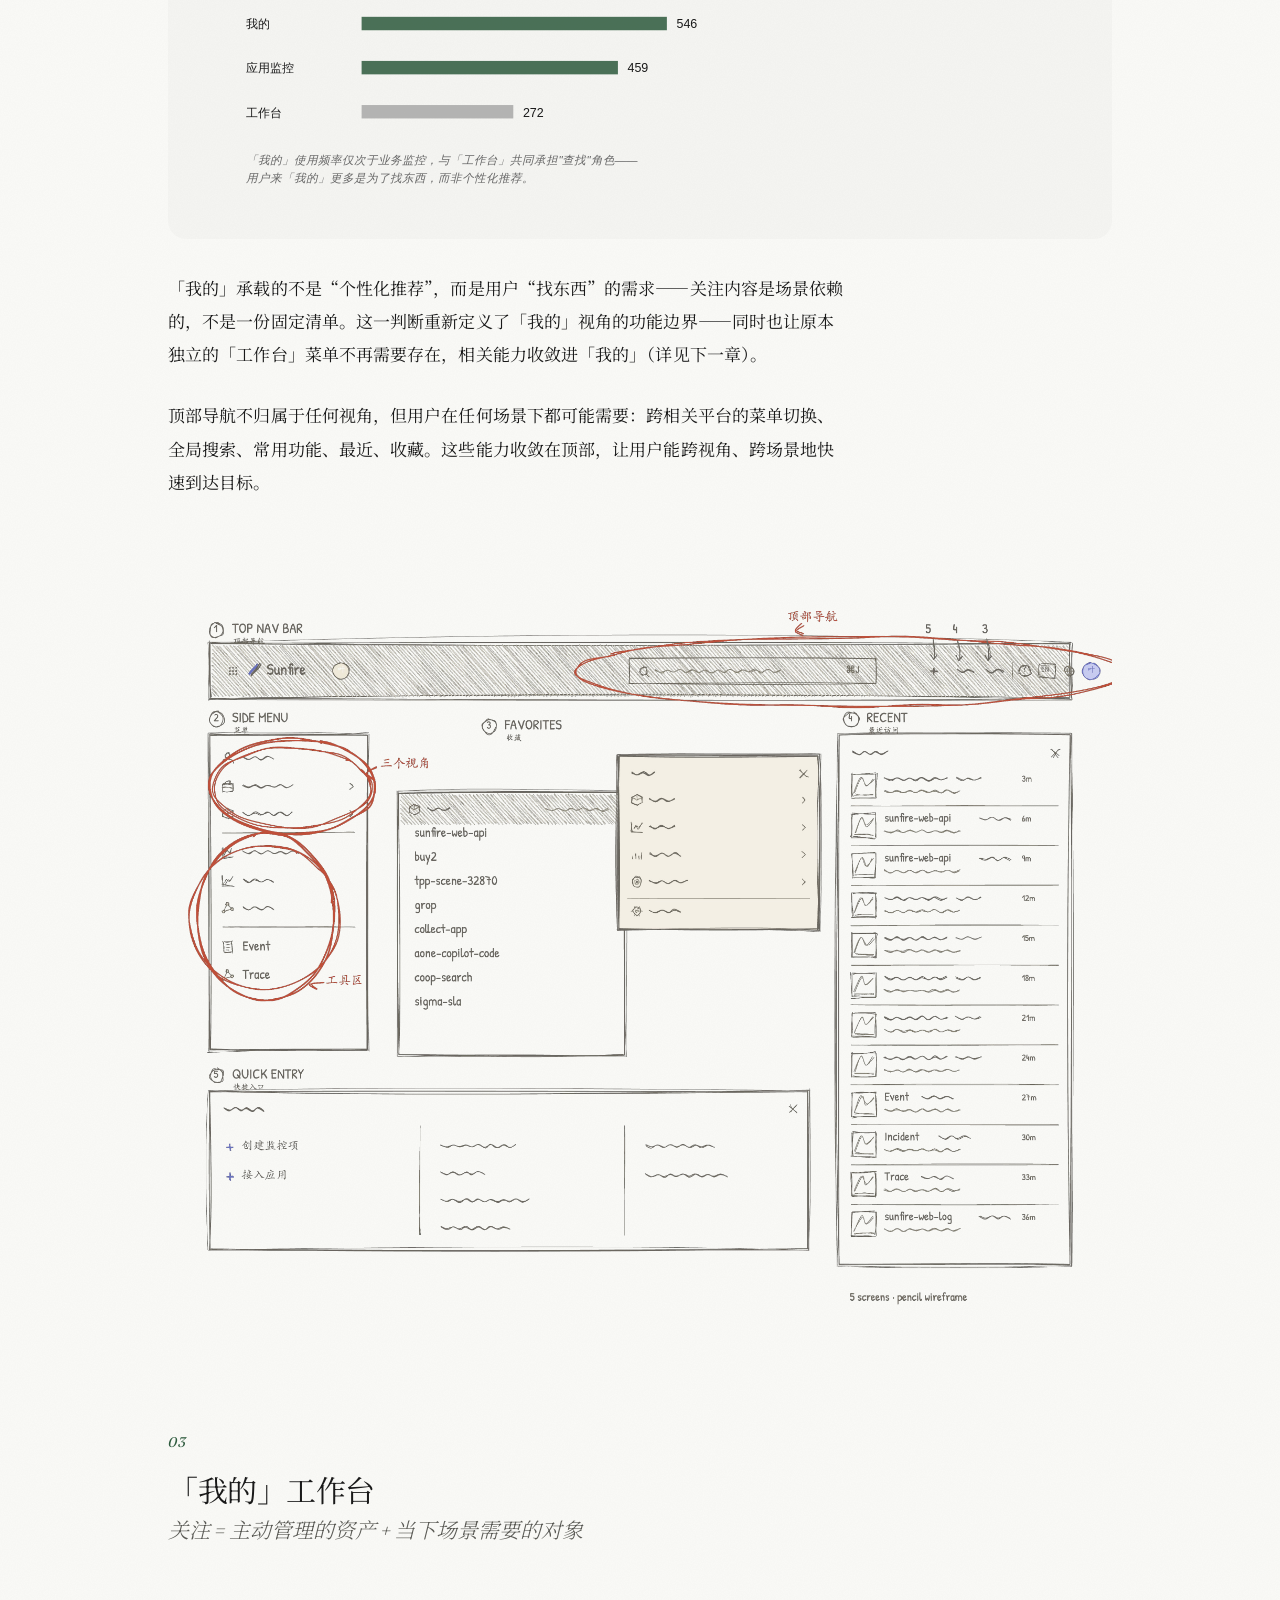
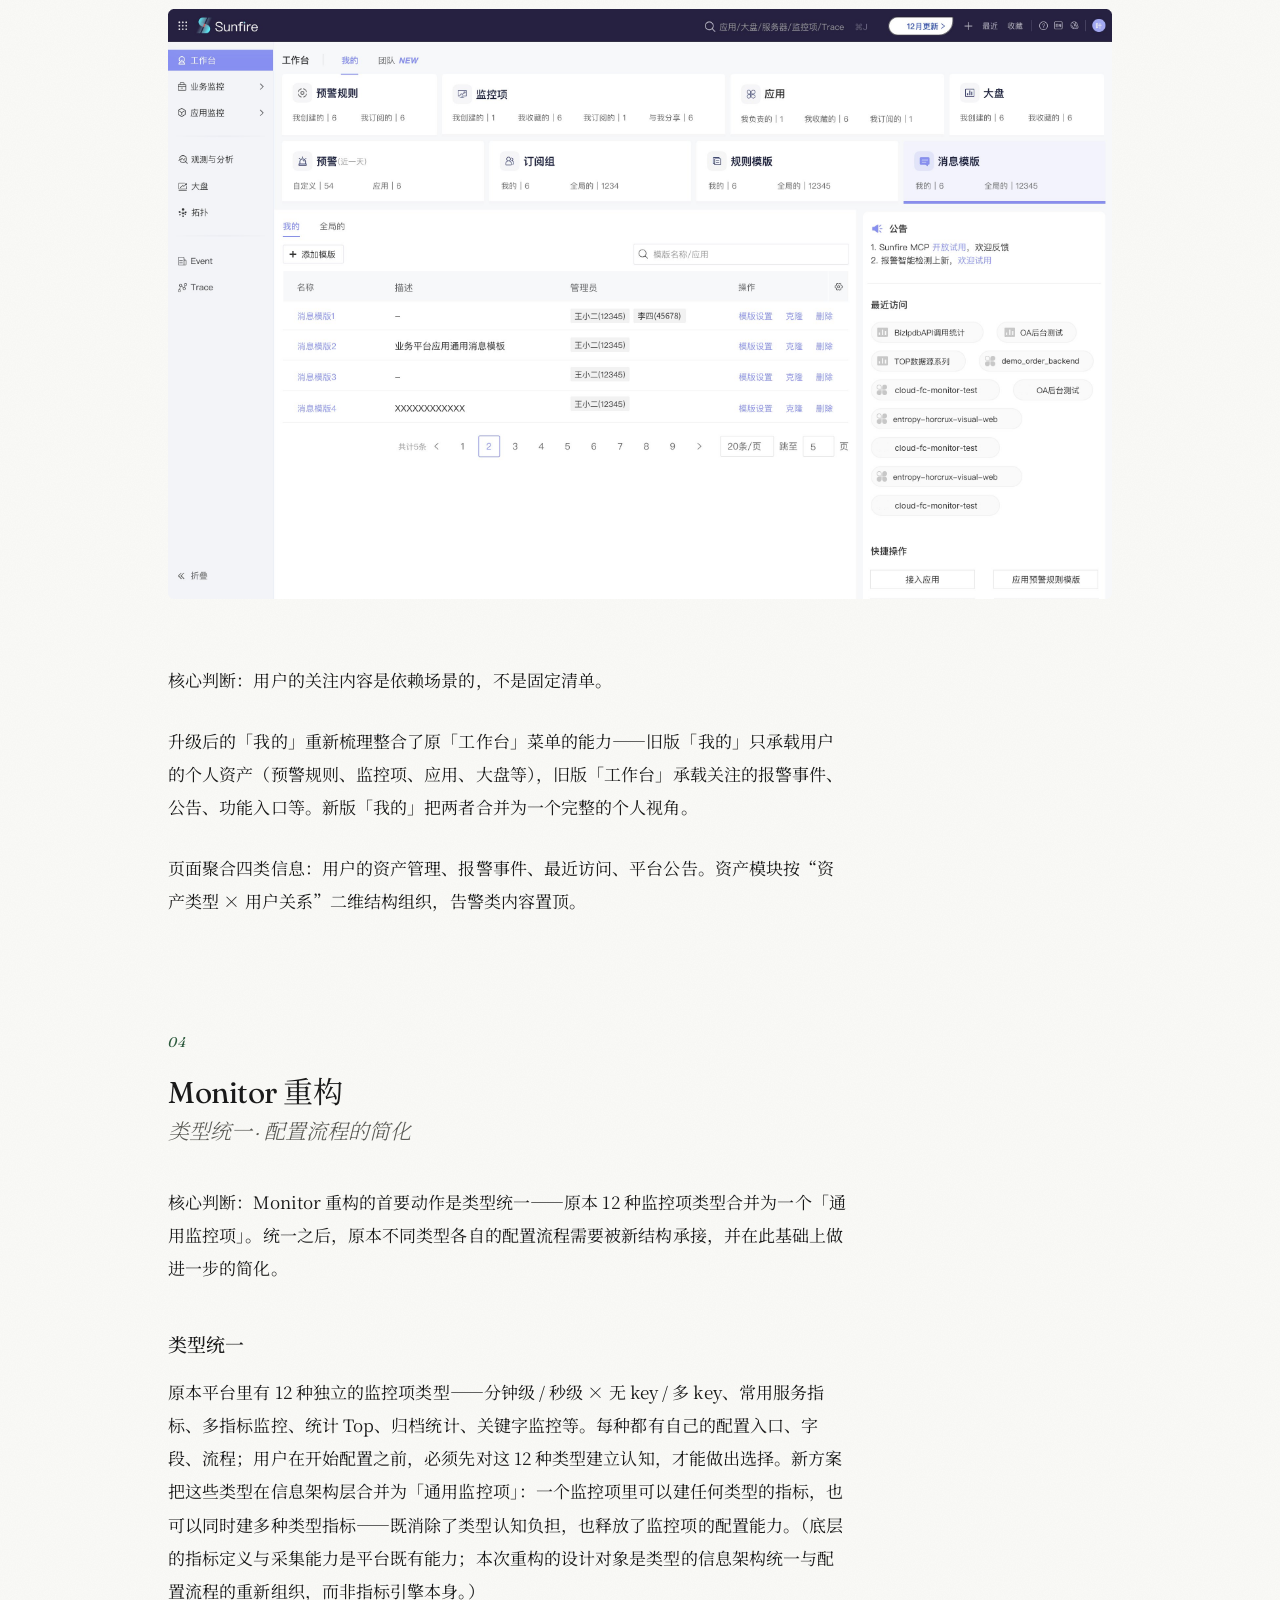
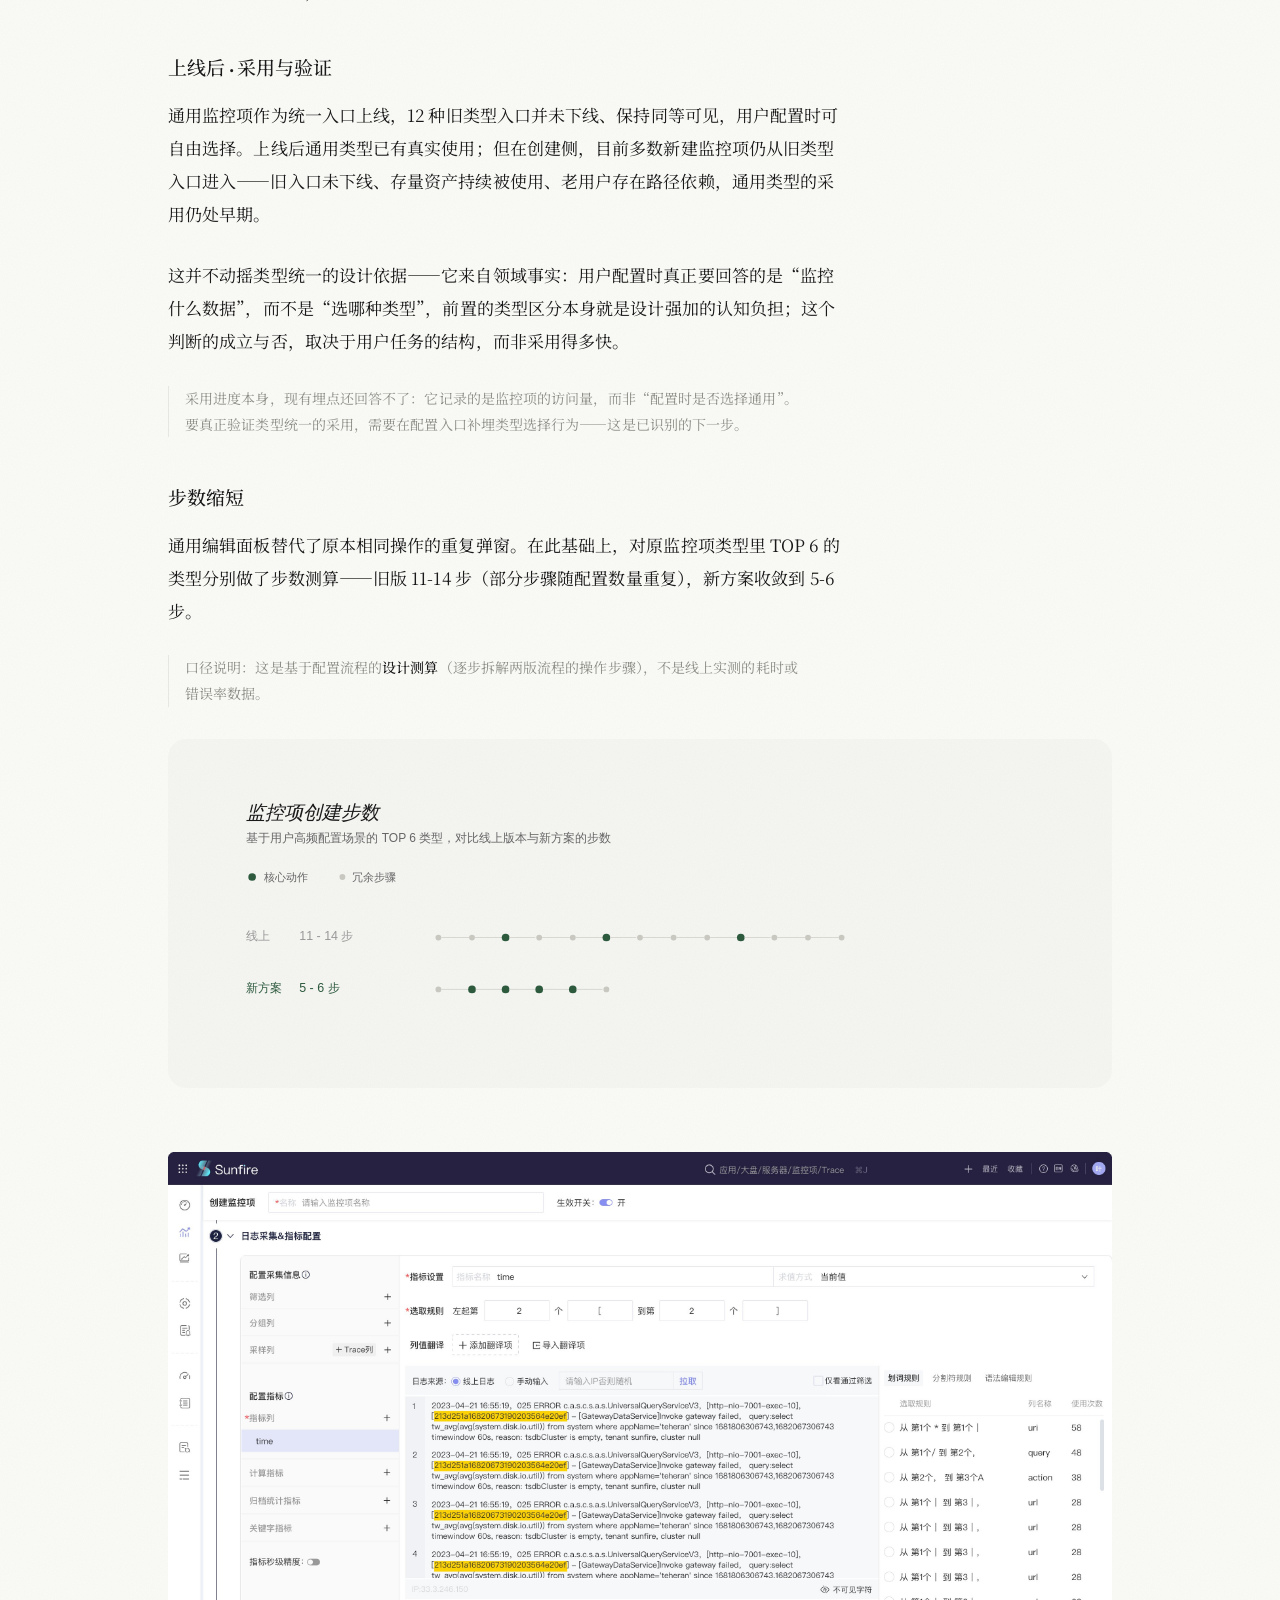
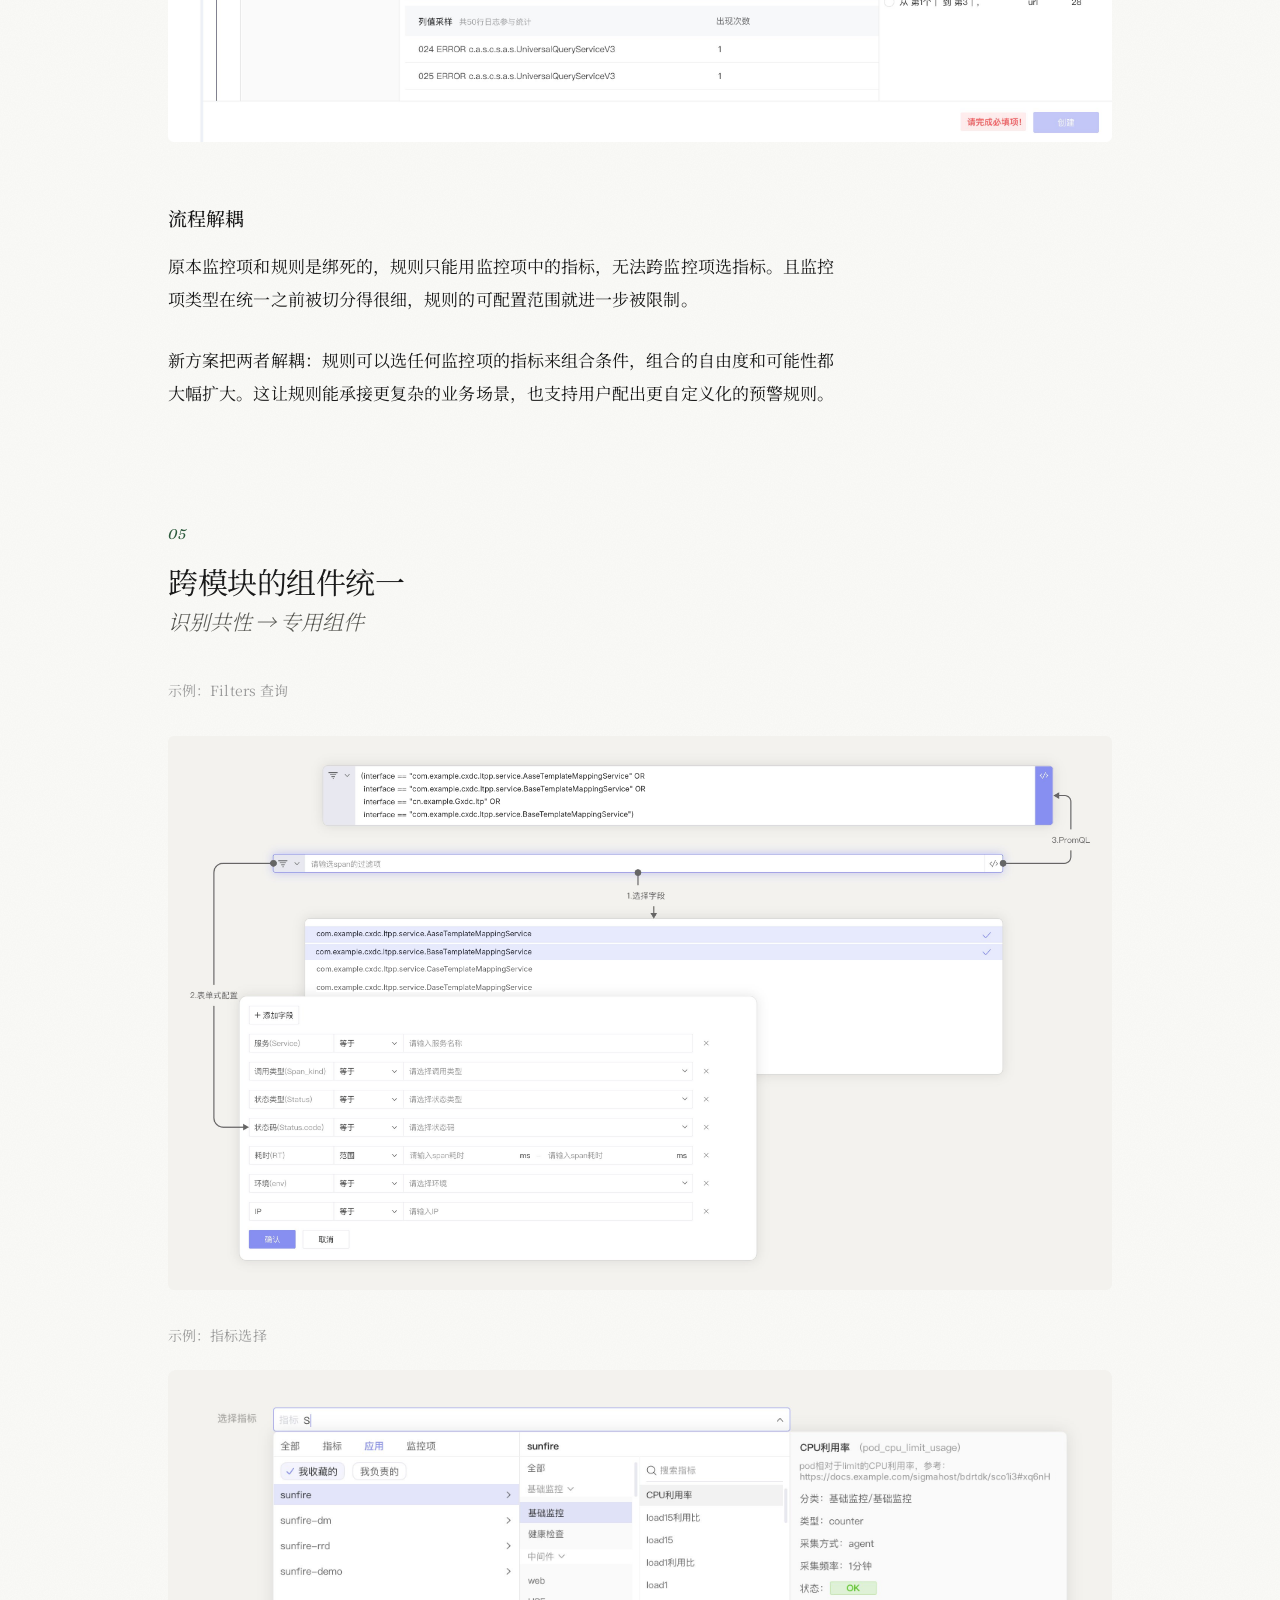
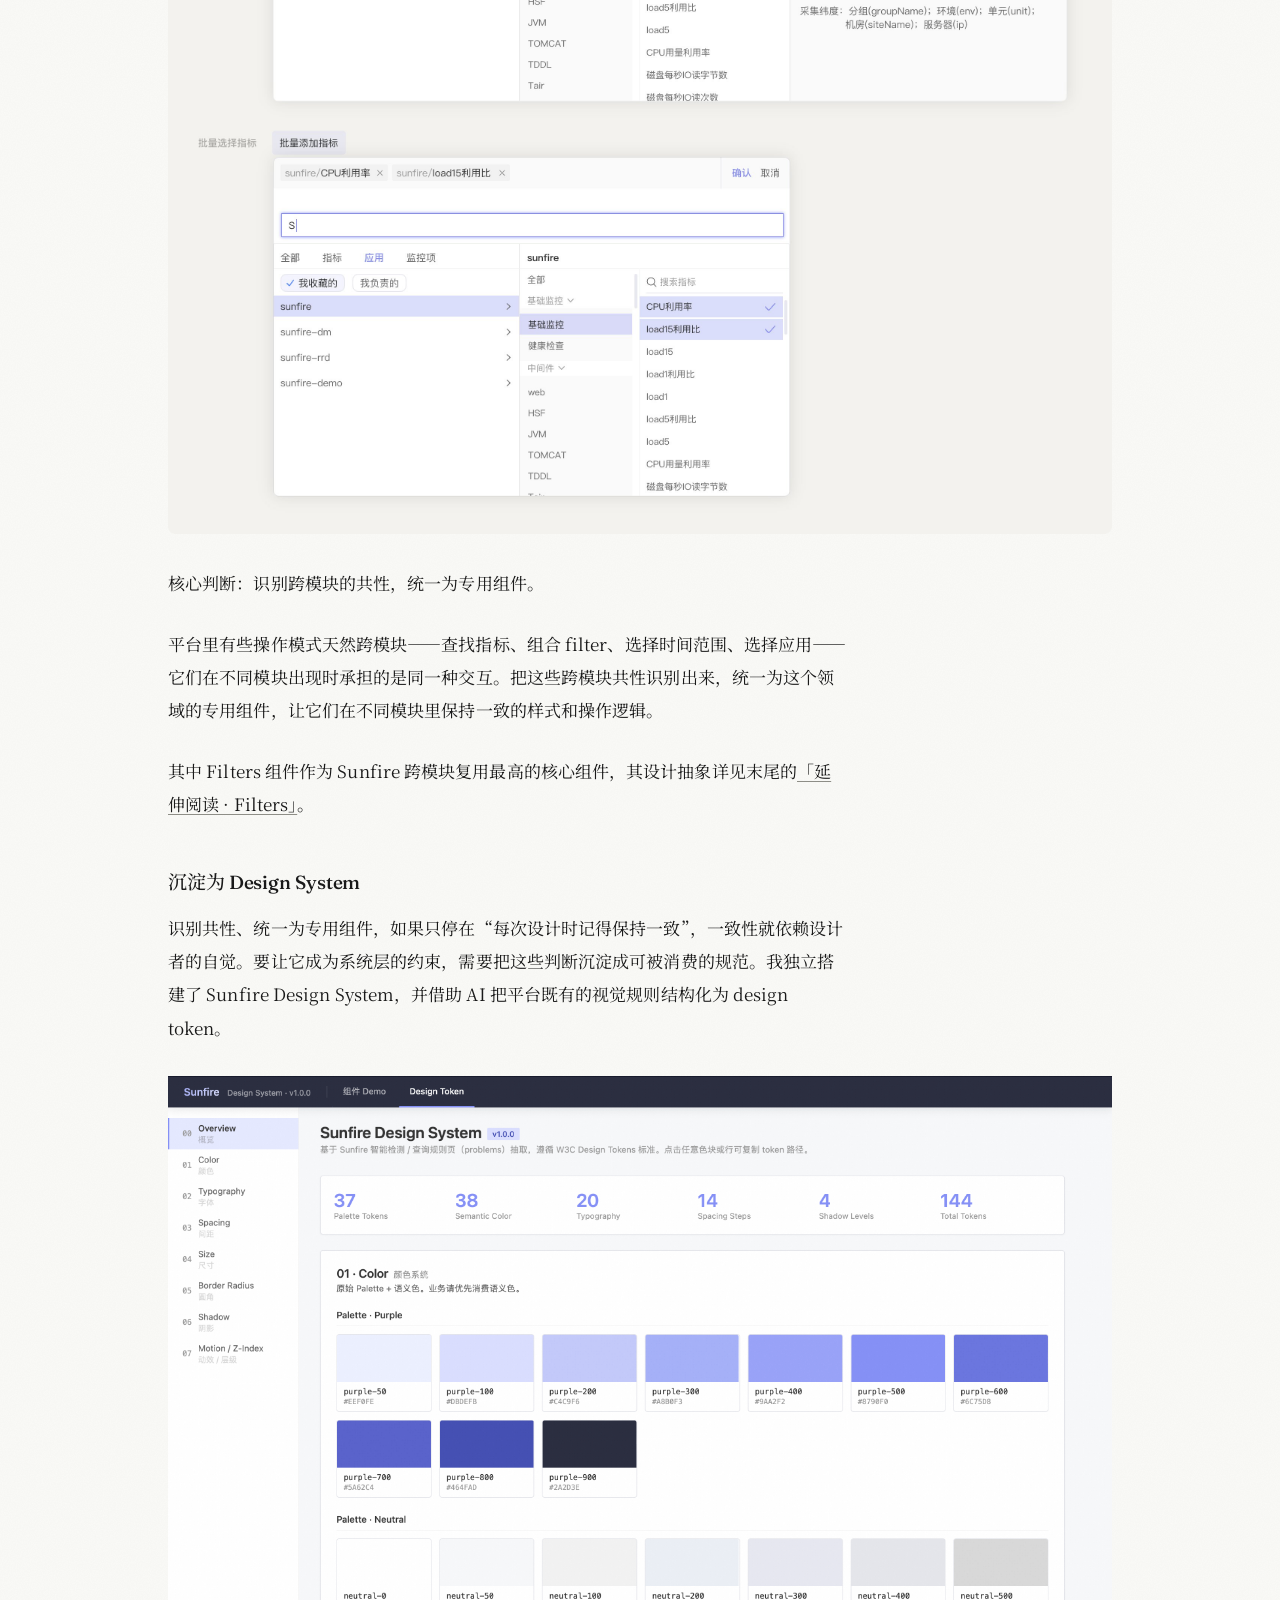
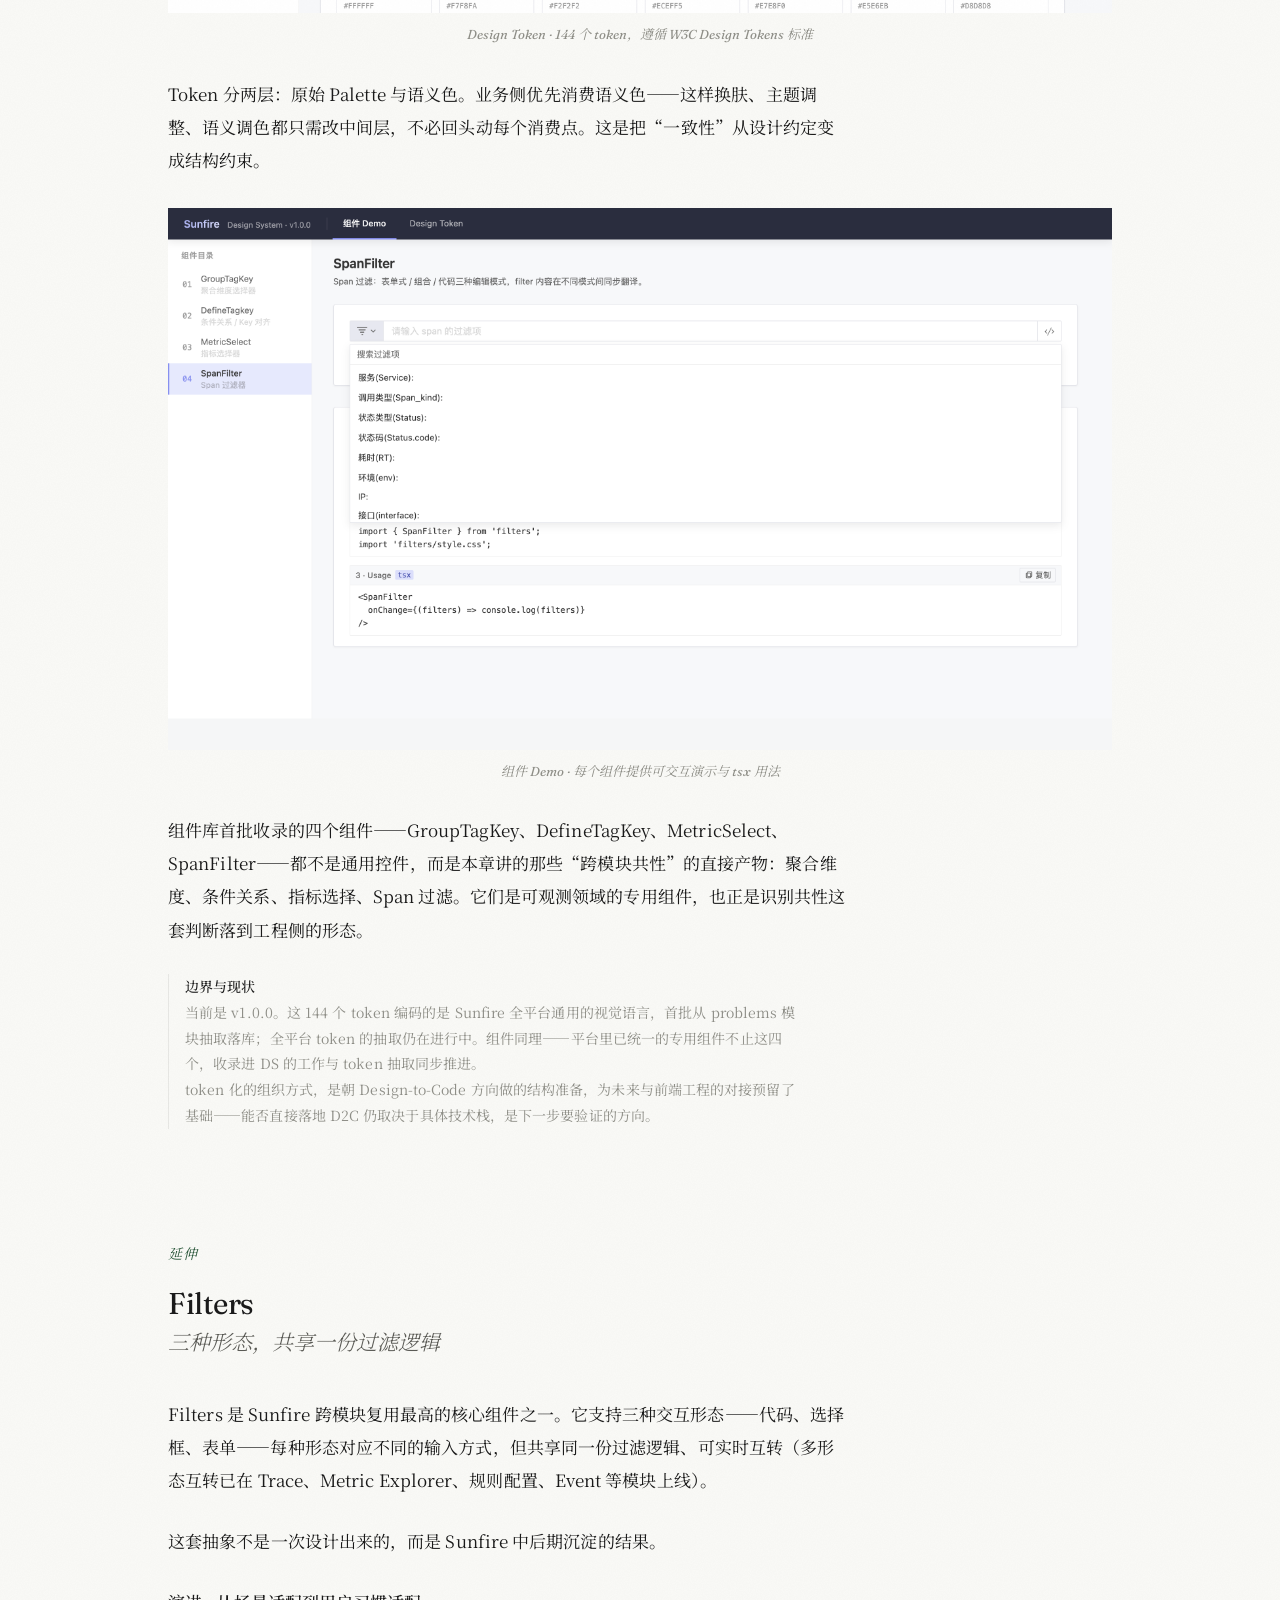
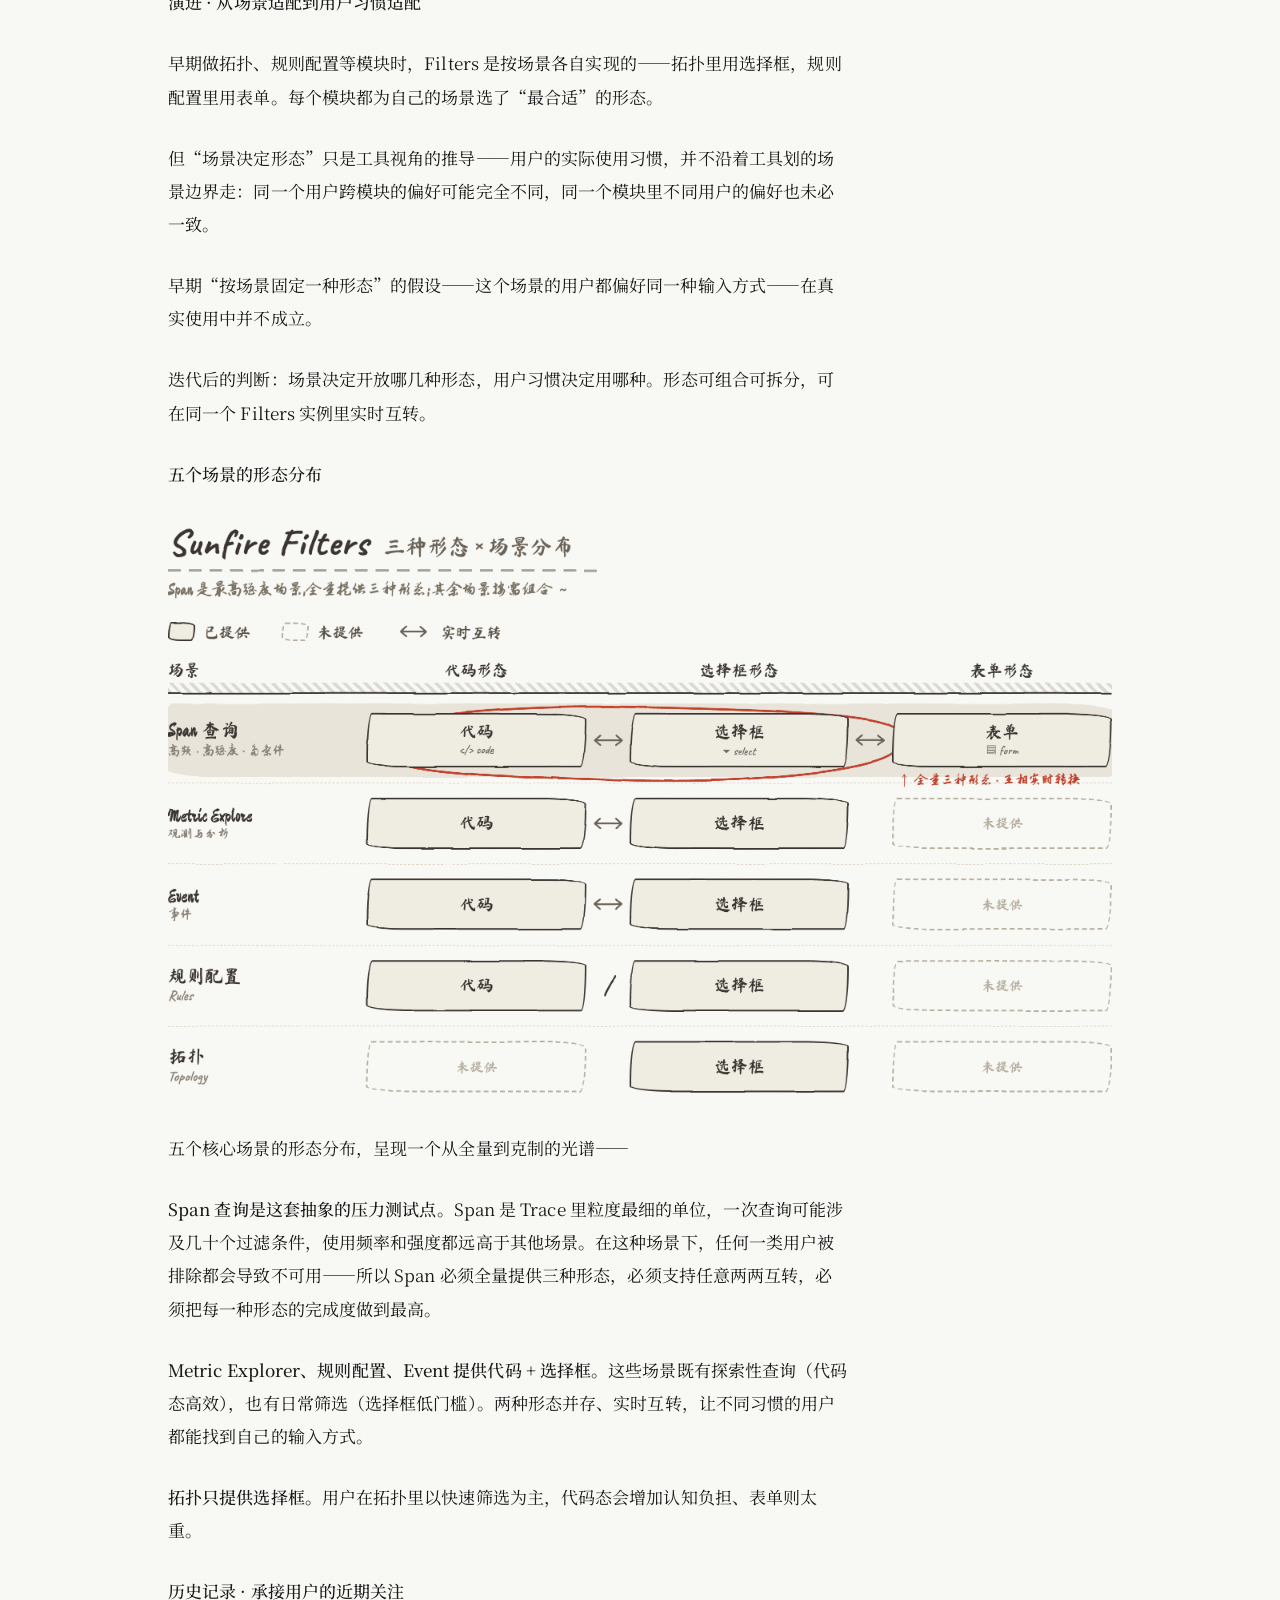
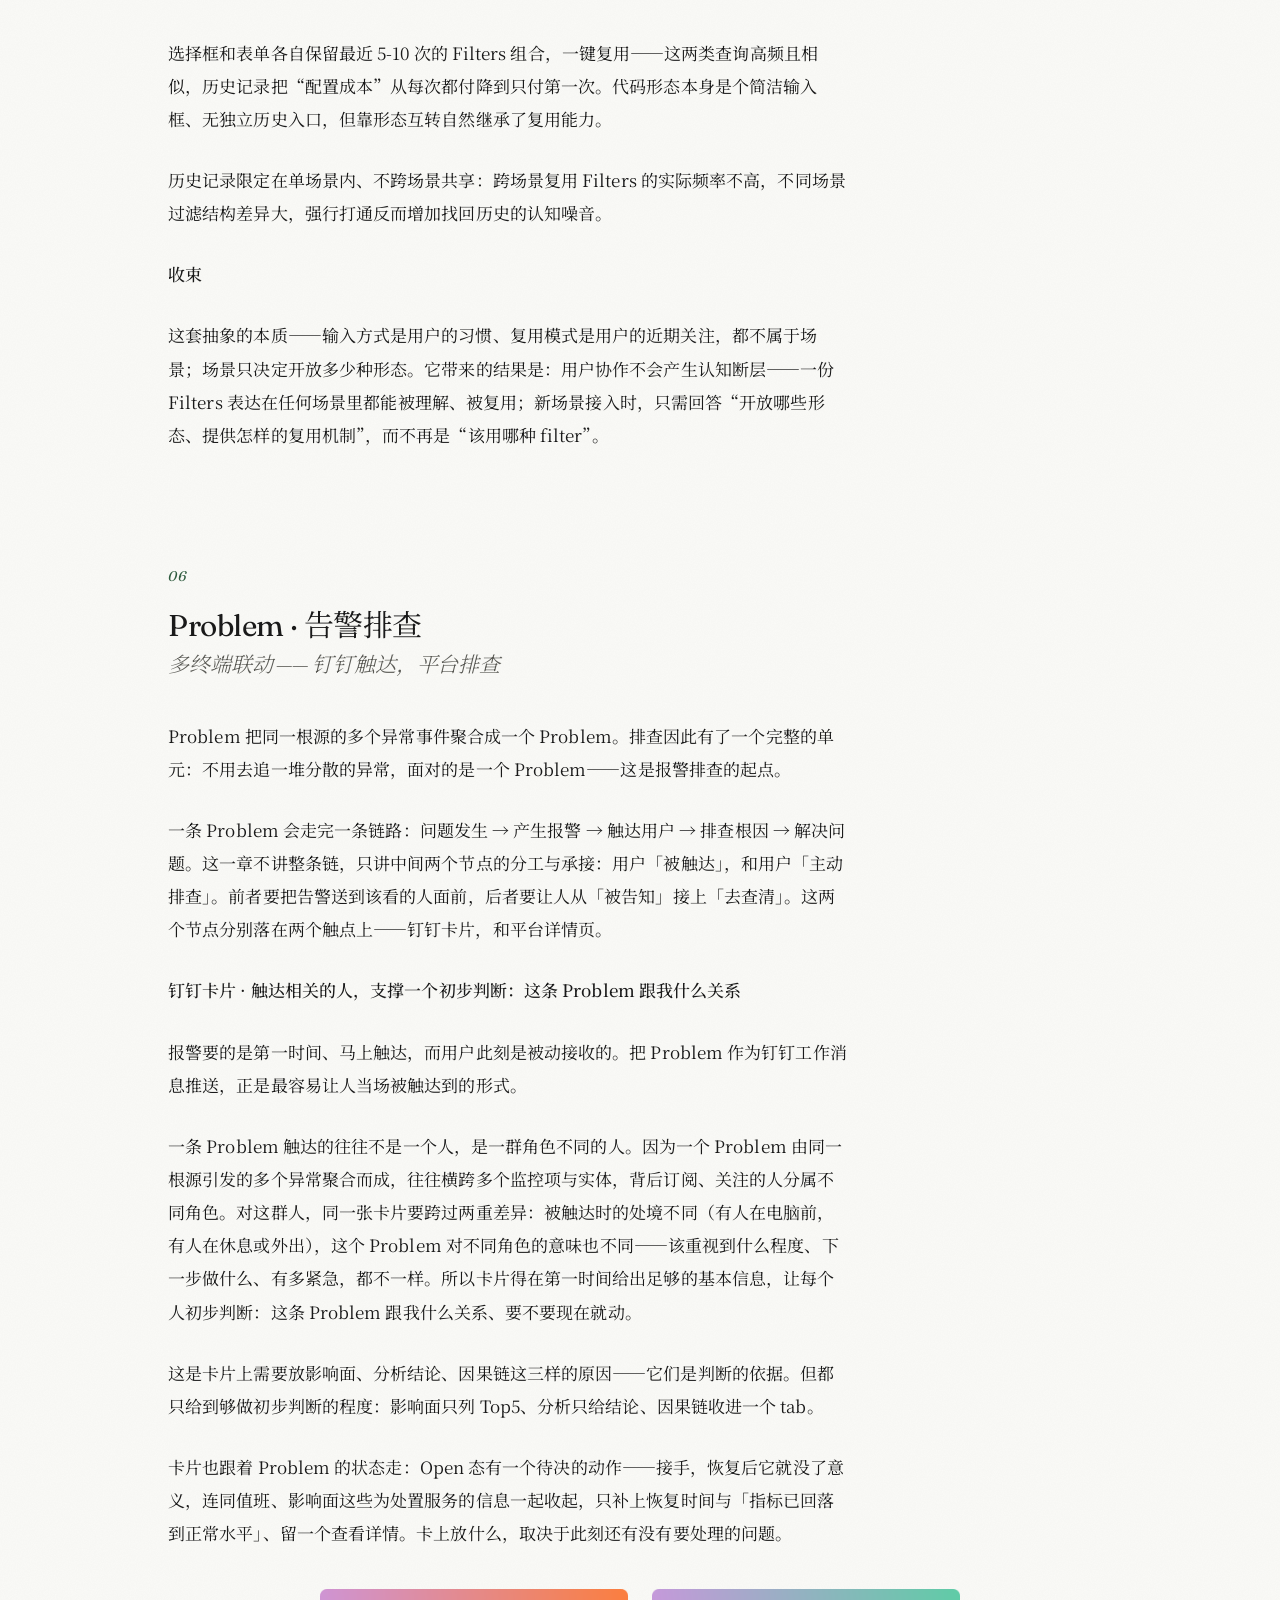
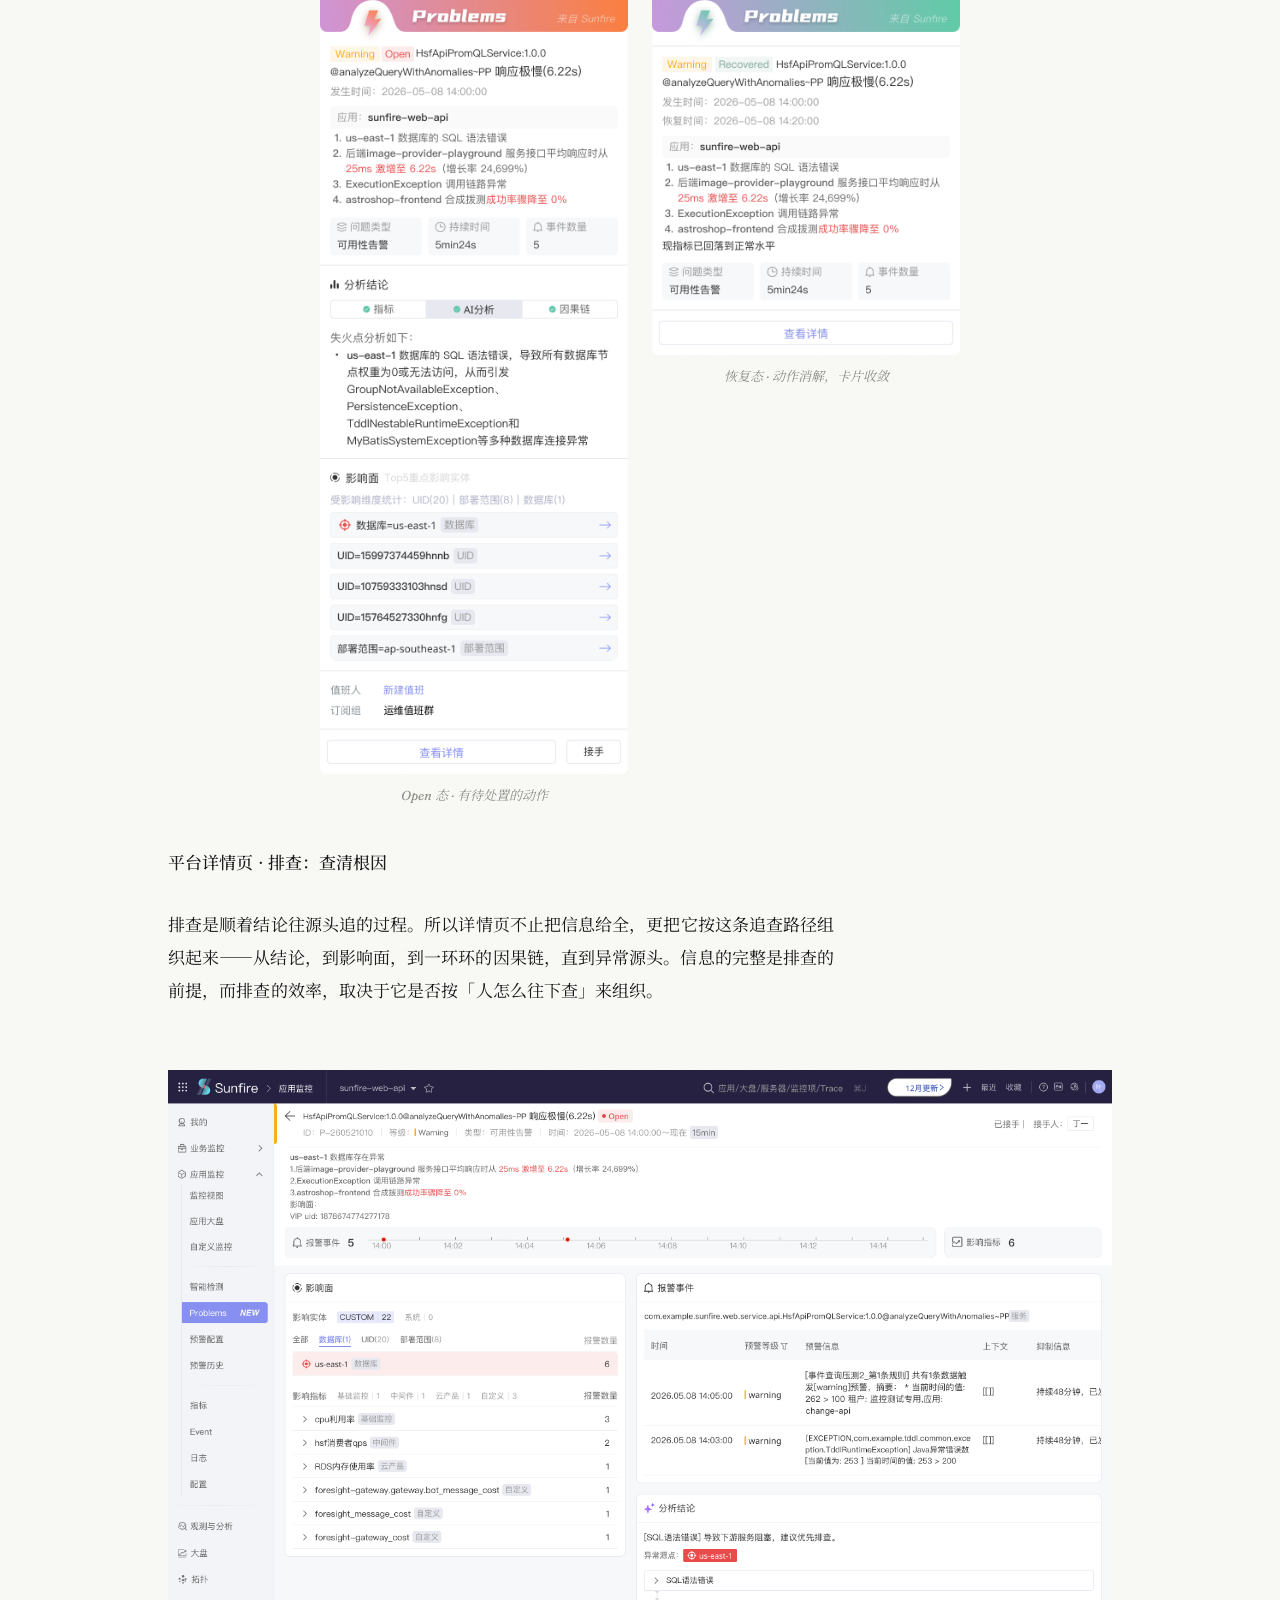
<file: work/sunfire.html>
<!DOCTYPE html>
<html lang="zh-CN">
<head>
  <meta charset="UTF-8">
  <meta name="viewport" content="width=device-width, initial-scale=1.0">
  <title>Sunfire · 企业级监控平台 · Cherry Ye</title>
  <meta name="description" content="Sunfire 是一个企业级监控平台，与 Datadog 同类型。本文记录我在这个平台上的几个核心设计判断。">
  <link rel="stylesheet" href="../assets/style.css">
</head>
<body id="top" class="article-body" data-progress="true">

  <!-- Navigation -->
  <nav class="nav" id="nav">
    <div class="container nav-inner">
      <a href="../" class="nav-logo">
        <span class="nav-logo-en">intentional<span class="accent-dot">.</span></span>
        <span class="nav-logo-zh">充满意向的设计</span>
      </a>
      <button class="menu-toggle" id="menuToggle" aria-label="打开菜单" aria-expanded="false">
        <span></span>
        <span></span>
        <span></span>
      </button>
    </div>
  </nav>

  <!-- Floating menu overlay -->
  <div class="menu-overlay" id="menuOverlay" aria-hidden="true">
    <span class="menu-label">导航 / Menu</span>
    <div class="menu-center">
      <div class="menu-items">
        <a href="../" class="menu-item">
          <span class="menu-zh">首页</span>
          <span class="menu-en">Home</span>
        </a>
        <a href="../#work" class="menu-item">
          <span class="menu-zh">作品</span>
          <span class="menu-en">Work</span>
        </a>
        <a href="../#writing" class="menu-item">
          <span class="menu-zh">文章</span>
          <span class="menu-en">Writing</span>
        </a>
        <a href="../#about" class="menu-item">
          <span class="menu-zh">关于</span>
          <span class="menu-en">About</span>
        </a>
      </div>
    </div>
  </div>

  <!-- Right side TOC -->
  <aside class="article-toc work-toc" id="articleToc" aria-label="项目章节导航">
    <ul class="toc-list">
      <li><a href="#chapter-1" class="toc-link" data-target="chapter-1"><span class="toc-num">01</span><span class="toc-text">平台</span></a></li>
      <li><a href="#chapter-2" class="toc-link" data-target="chapter-2"><span class="toc-num">02</span><span class="toc-text">信息架构</span></a></li>
      <li><a href="#chapter-3" class="toc-link" data-target="chapter-3"><span class="toc-num">03</span><span class="toc-text">「我的」工作台</span></a></li>
      <li><a href="#chapter-4" class="toc-link" data-target="chapter-4"><span class="toc-num">04</span><span class="toc-text">Monitor 重构</span></a></li>
      <li><a href="#chapter-5" class="toc-link" data-target="chapter-5"><span class="toc-num">05</span><span class="toc-text">组件统一</span></a></li>
      <li><a href="#chapter-6" class="toc-link" data-target="chapter-6"><span class="toc-num">延伸</span><span class="toc-text">Filters</span></a></li>
      <li><a href="#chapter-7" class="toc-link" data-target="chapter-7"><span class="toc-num">06</span><span class="toc-text">Problem</span></a></li>
    </ul>
  </aside>

  <!-- Article -->
  <article class="article work-detail">
    <div class="article-container">

      <!-- Project Meta -->
      <div class="article-meta work-meta-row">
        <span class="article-category">B2B Observability · 作品</span>
        <span class="meta-divider">·</span>
        <span class="meta-status">长期迭代</span>
        <span class="meta-divider">·</span>
        <span class="meta-time">2022 — 至今</span>
      </div>

      <!-- Title -->
      <h1 class="article-title">
        Sunfire<br>
        <span class="article-title-sub">企业级监控平台</span>
      </h1>

      <!-- Lead -->
      <p class="article-lead">
        37 租户、20,000+ 应用、跨业务线多角色——<br>
        在长期演进的复杂平台里，平衡可用性和复杂度的张力。
      </p>

      <!-- Body -->
      <div class="article-body-content">

        <!-- Chapter 01 · 平台 -->
        <div class="judgment" id="chapter-1">
          <div class="judgment-number">01</div>
          <h2 class="judgment-title">平台</h2>
        </div>

        <p>Sunfire 是一个企业级监控平台，与 Datadog 同类型。覆盖 Monitor、APM、指标、Trace、拓扑、日志、大盘、Event、Problems 等核心模块。</p>

        <p class="aside">服务 37 个租户，20,000+ 应用。租户横跨不同业务的产品线，用户角色包含应用开发工程师和运维 / SRE 两类。</p>

        <p>我担任 Sunfire 的 Design Owner 已近 4 年，负责平台的全量设计——从顶层信息架构到模块交互细节。</p>

        <!-- Chapter 02 · 信息架构 -->
        <div class="judgment" id="chapter-2">
          <div class="judgment-number">02</div>
          <h2 class="judgment-title">信息架构<br><span class="chapter-subtitle">三视角 · 工具层 · 顶部导航</span></h2>
        </div>

        <p>核心判断：信息架构从领域事实推导。</p>

        <p>三视角对应观测的三种基本对象——应用、业务、个人。工具层对应能力本身。顶部导航对应跨视角、跨场景的查找与切换需求。</p>

        <p class="ia-workflow">判断 —— 基于 11 条用户访谈、JTBD 任务拆解。<br>菜单 —— 基于真实埋点数据，结合 Datadog 菜单职能与核心场景流程的对比。<br>最终推导结构 —— 顶部全局导航 + 左侧菜单（三视角 + 工具层）。</p>

        <!-- 菜单使用数据图 -->
        <figure class="work-figure work-figure-clean work-figure-tinted">
          <img src="../assets/images/work/menu-usage-data.svg" alt="基于真实埋点的顶部菜单点击量：业务监控 825 / 我的 546 / 应用监控 459 / 工作台 272，揭示「我的」承担「找东西」的角色" loading="lazy">
        </figure>

        <p>「我的」承载的不是“个性化推荐”，而是用户“找东西”的需求——关注内容是场景依赖的，不是一份固定清单。这一判断重新定义了「我的」视角的功能边界——同时也让原本独立的「工作台」菜单不再需要存在，相关能力收敛进「我的」（详见下一章）。</p>

        <p>顶部导航不归属于任何视角，但用户在任何场景下都可能需要：跨相关平台的菜单切换、全局搜索、常用功能、最近、收藏。这些能力收敛在顶部，让用户能跨视角、跨场景地快速到达目标。</p>

        <!-- IA 整体结构手绘 wireframe（5 部分：顶部导航 / 菜单（三视角+工具区）/ 收藏 / 最近访问 / 快捷入口）-->
        <figure class="work-figure work-figure-wireframe">
          <img src="../assets/images/work/sunfire-ia-wireframe.png" alt="Sunfire 信息架构的整体 wireframe 草图：① 顶部导航 / ② 左侧菜单（三视角 + 工具区）/ ③ 收藏 / ④ 最近访问 / ⑤ 快捷入口" loading="lazy">
        </figure>

        <!-- Chapter 03 · 「我的」工作台 -->
        <div class="judgment" id="chapter-3">
          <div class="judgment-number">03</div>
          <h2 class="judgment-title">「我的」工作台<br><span class="chapter-subtitle">关注 = 主动管理的资产 + 当下场景需要的对象</span></h2>
        </div>

        <!-- 「我的」工作台截图 -->
        <figure class="work-figure">
          <img src="../assets/images/work/sunfire-my-workspace.png" alt="「我的」工作台：聚合个人资产（预警规则、监控项、应用、大盘）、订阅与模版（订阅组、规则模版、消息模版）、关注内容（最近访问、公告）以及常用操作入口" loading="lazy">
        </figure>

        <p>核心判断：用户的关注内容是依赖场景的，不是固定清单。</p>

        <p>升级后的「我的」重新梳理整合了原「工作台」菜单的能力——旧版「我的」只承载用户的个人资产（预警规则、监控项、应用、大盘等），旧版「工作台」承载关注的报警事件、公告、功能入口等。新版「我的」把两者合并为一个完整的个人视角。</p>

        <p>页面聚合四类信息：用户的资产管理、报警事件、最近访问、平台公告。资产模块按“资产类型 × 用户关系”二维结构组织，告警类内容置顶。</p>

        <!-- Chapter 04 · Monitor 重构 -->
        <div class="judgment" id="chapter-4">
          <div class="judgment-number">04</div>
          <h2 class="judgment-title">Monitor 重构<br><span class="chapter-subtitle">类型统一 · 配置流程的简化</span></h2>
        </div>

        <p>核心判断：Monitor 重构的首要动作是类型统一——原本 12 种监控项类型合并为一个「通用监控项」。统一之后，原本不同类型各自的配置流程需要被新结构承接，并在此基础上做进一步的简化。</p>

        <h3 class="sub-heading">类型统一</h3>

        <p>原本平台里有 12 种独立的监控项类型——分钟级 / 秒级 × 无 key / 多 key、常用服务指标、多指标监控、统计 Top、归档统计、关键字监控等。每种都有自己的配置入口、字段、流程；用户在开始配置之前，必须先对这 12 种类型建立认知，才能做出选择。新方案把这些类型在信息架构层合并为「通用监控项」：一个监控项里可以建任何类型的指标，也可以同时建多种类型指标——既消除了类型认知负担，也释放了监控项的配置能力。（底层的指标定义与采集能力是平台既有能力；本次重构的设计对象是类型的信息架构统一与配置流程的重新组织，而非指标引擎本身。）</p>

        <h3 class="sub-heading">上线后 · 采用与验证</h3>

        <p>通用监控项作为统一入口上线，12 种旧类型入口并未下线、保持同等可见，用户配置时可自由选择。上线后通用类型已有真实使用；但在创建侧，目前多数新建监控项仍从旧类型入口进入——旧入口未下线、存量资产持续被使用、老用户存在路径依赖，通用类型的采用仍处早期。</p>

        <p>这并不动摇类型统一的设计依据——它来自领域事实：用户配置时真正要回答的是“监控什么数据”，而不是“选哪种类型”，前置的类型区分本身就是设计强加的认知负担；这个判断的成立与否，取决于用户任务的结构，而非采用得多快。</p>

        <p class="aside">采用进度本身，现有埋点还回答不了：它记录的是监控项的访问量，而非“配置时是否选择通用”。要真正验证类型统一的采用，需要在配置入口补埋类型选择行为——这是已识别的下一步。</p>

        <h3 class="sub-heading">步数缩短</h3>

        <p>通用编辑面板替代了原本相同操作的重复弹窗。在此基础上，对原监控项类型里 TOP 6 的类型分别做了步数测算——旧版 11-14 步（部分步骤随配置数量重复），新方案收敛到 5-6 步。</p>

        <p class="aside">口径说明：这是基于配置流程的<strong>设计测算</strong>（逐步拆解两版流程的操作步骤），不是线上实测的耗时或错误率数据。</p>

        <!-- 步数对比图 -->
        <figure class="work-figure work-figure-wide work-figure-clean work-figure-tinted">
          <img src="../assets/images/work/monitor-steps-comparison.svg" alt="监控项创建步数对比：基于 TOP 6 高频场景，线上版本 11-14 步对比新方案 5-6 步" loading="lazy">
        </figure>

        <!-- 监控项配置面板 -->
        <figure class="work-figure work-figure-wide">
          <img src="../assets/images/work/monitor-item-config.png" alt="Monitor 通用编辑面板：左侧配置采集信息（筛选列 / 分组列 / 采样列 / 指标列等）+ 中间日志预览（线上日志拉取与列值采样）+ 右侧选取规则（划词规则 / 分割符规则 / 语法编辑规则）" loading="lazy">
        </figure>

        <h3 class="sub-heading">流程解耦</h3>

        <p>原本监控项和规则是绑死的，规则只能用监控项中的指标，无法跨监控项选指标。且监控项类型在统一之前被切分得很细，规则的可配置范围就进一步被限制。</p>

        <p>新方案把两者解耦：规则可以选任何监控项的指标来组合条件，组合的自由度和可能性都大幅扩大。这让规则能承接更复杂的业务场景，也支持用户配出更自定义化的预警规则。</p>


        <!-- Chapter 05 · 跨模块的组件统一 -->
        <div class="judgment" id="chapter-5">
          <div class="judgment-number">05</div>
          <h2 class="judgment-title">跨模块的组件统一<br><span class="chapter-subtitle">识别共性 → 专用组件</span></h2>
        </div>

        <!-- 组件本身截图（filter 组合筛选器）-->
        <p style="margin-bottom: 16px; color: #999; font-size: 14px;">示例：Filters 查询</p>
        <figure class="work-figure work-figure-wide work-figure-clean">
          <img src="../assets/images/work/filters.png" alt="Sunfire 跨模块专用组件：filter 组合筛选器，支持多字段组合、选项联想、代码视图切换" loading="lazy">
        </figure>

        <!-- Metric Explorer 中的指标选择组件 -->
        <p style="margin-bottom: 16px; color: #999; font-size: 14px;">示例：指标选择</p>
        <figure class="work-figure work-figure-wide work-figure-clean" style="margin-top: 20px;">
          <img src="../assets/images/work/metric-selector.png" alt="Metric Explorer 中的指标选择组件：跨模块统一的 filter 组合筛选器，支持多维度组合查询、即时搜索、多选" loading="lazy">
        </figure>

        <p>核心判断：识别跨模块的共性，统一为专用组件。</p>

        <p>平台里有些操作模式天然跨模块——查找指标、组合 filter、选择时间范围、选择应用——它们在不同模块出现时承担的是同一种交互。把这些跨模块共性识别出来，统一为这个领域的专用组件，让它们在不同模块里保持一致的样式和操作逻辑。</p>

        <p>其中 Filters 组件作为 Sunfire 跨模块复用最高的核心组件，其设计抽象详见末尾的<a class="aside-link" href="#chapter-6">「延伸阅读 · Filters」</a>。</p>

        <h3 class="sub-heading">沉淀为 Design System</h3>

        <p>识别共性、统一为专用组件，如果只停在“每次设计时记得保持一致”，一致性就依赖设计者的自觉。要让它成为系统层的约束，需要把这些判断沉淀成可被消费的规范。我独立搭建了 Sunfire Design System，并借助 AI 把平台既有的视觉规则结构化为 design token。</p>

        <figure class="work-figure work-figure-wide work-figure-clean">
          <img src="../assets/images/work/sunfire-ds-tokens.png" alt="Sunfire Design System v1.0.0 · Design Token 页：144 个 token 覆盖 Color / Typography / Spacing / Size / Border Radius / Shadow / Motion 七类，采用原始 Palette + 语义色两层结构" loading="lazy">
          <figcaption class="figure-caption">
            Design Token · 144 个 token，遵循 W3C Design Tokens 标准
          </figcaption>
        </figure>

        <p>Token 分两层：原始 Palette 与语义色。业务侧优先消费语义色——这样换肤、主题调整、语义调色都只需改中间层，不必回头动每个消费点。这是把“一致性”从设计约定变成结构约束。</p>

        <figure class="work-figure work-figure-wide work-figure-clean">
          <img src="../assets/images/work/sunfire-ds-component.png" alt="Sunfire Design System · 组件 Demo 页：SpanFilter 组件的交互演示、引入方式与 tsx 用法示例，左侧为组件目录" loading="lazy">
          <figcaption class="figure-caption">
            组件 Demo · 每个组件提供可交互演示与 tsx 用法
          </figcaption>
        </figure>

        <p>组件库首批收录的四个组件——GroupTagKey、DefineTagKey、MetricSelect、SpanFilter——都不是通用控件，而是本章讲的那些“跨模块共性”的直接产物：聚合维度、条件关系、指标选择、Span 过滤。它们是可观测领域的专用组件，也正是识别共性这套判断落到工程侧的形态。</p>

        <p class="aside"><strong>边界与现状</strong><br>
        当前是 v1.0.0。这 144 个 token 编码的是 Sunfire 全平台通用的视觉语言，首批从 problems 模块抽取落库；全平台 token 的抽取仍在进行中。组件同理——平台里已统一的专用组件不止这四个，收录进 DS 的工作与 token 抽取同步推进。<br>
        token 化的组织方式，是朝 Design-to-Code 方向做的结构准备，为未来与前端工程的对接预留了基础——能否直接落地 D2C 仍取决于具体技术栈，是下一步要验证的方向。</p>

        <!-- Chapter 06 · 延伸阅读 · Filters -->
        <div class="judgment" id="chapter-6">
          <div class="judgment-number">延伸</div>
          <h2 class="judgment-title">Filters<br><span class="chapter-subtitle">三种形态，共享一份过滤逻辑</span></h2>
        </div>

        <p>Filters 是 Sunfire 跨模块复用最高的核心组件之一。它支持三种交互形态——代码、选择框、表单——每种形态对应不同的输入方式，但共享同一份过滤逻辑、可实时互转（多形态互转已在 Trace、Metric Explorer、规则配置、Event 等模块上线）。</p>

        <p>这套抽象不是一次设计出来的，而是 Sunfire 中后期沉淀的结果。</p>

        <p><strong>演进 · 从场景适配到用户习惯适配</strong></p>

        <p>早期做拓扑、规则配置等模块时，Filters 是按场景各自实现的——拓扑里用选择框，规则配置里用表单。每个模块都为自己的场景选了“最合适”的形态。</p>

        <p>但“场景决定形态”只是工具视角的推导——用户的实际使用习惯，并不沿着工具划的场景边界走：同一个用户跨模块的偏好可能完全不同，同一个模块里不同用户的偏好也未必一致。</p>

        <p>早期“按场景固定一种形态”的假设——这个场景的用户都偏好同一种输入方式——在真实使用中并不成立。</p>

        <p>迭代后的判断：场景决定开放哪几种形态，用户习惯决定用哪种。形态可组合可拆分，可在同一个 Filters 实例里实时互转。</p>

        <p><strong>五个场景的形态分布</strong></p>

        <figure class="work-figure work-figure-wide work-figure-clean">
          <img src="../assets/images/work/filters-five-scenarios.png" alt="Sunfire Filters 五个核心场景的形态分布：Span 查询全量提供三种形态，Metric Explorer / Event / 规则配置提供代码 + 选择框，拓扑只提供选择框" loading="lazy">
        </figure>

        <p>五个核心场景的形态分布，呈现一个从全量到克制的光谱——</p>

        <p><strong>Span 查询是这套抽象的压力测试点。</strong>Span 是 Trace 里粒度最细的单位，一次查询可能涉及几十个过滤条件，使用频率和强度都远高于其他场景。在这种场景下，任何一类用户被排除都会导致不可用——所以 Span 必须全量提供三种形态，必须支持任意两两互转，必须把每一种形态的完成度做到最高。</p>

        <p><strong>Metric Explorer、规则配置、Event 提供代码 + 选择框。</strong>这些场景既有探索性查询（代码态高效），也有日常筛选（选择框低门槛）。两种形态并存、实时互转，让不同习惯的用户都能找到自己的输入方式。</p>

        <p><strong>拓扑只提供选择框。</strong>用户在拓扑里以快速筛选为主，代码态会增加认知负担、表单则太重。</p>

        <p><strong>历史记录 · 承接用户的近期关注</strong></p>

        <p>选择框和表单各自保留最近 5-10 次的 Filters 组合，一键复用——这两类查询高频且相似，历史记录把“配置成本”从每次都付降到只付第一次。代码形态本身是个简洁输入框、无独立历史入口，但靠形态互转自然继承了复用能力。</p>

        <p>历史记录限定在单场景内、不跨场景共享：跨场景复用 Filters 的实际频率不高，不同场景过滤结构差异大，强行打通反而增加找回历史的认知噪音。</p>

        <p><strong>收束</strong></p>

        <p>这套抽象的本质——输入方式是用户的习惯、复用模式是用户的近期关注，都不属于场景；场景只决定开放多少种形态。它带来的结果是：用户协作不会产生认知断层——一份 Filters 表达在任何场景里都能被理解、被复用；新场景接入时，只需回答“开放哪些形态、提供怎样的复用机制”，而不再是“该用哪种 filter”。</p>

        <!-- Chapter 06 · Problem · 告警排查 -->
        <div class="judgment" id="chapter-7">
          <div class="judgment-number">06</div>
          <h2 class="judgment-title">Problem · 告警排查<br><span class="chapter-subtitle">多终端联动 —— 钉钉触达，平台排查</span></h2>
        </div>

        <p>Problem 把同一根源的多个异常事件聚合成一个 Problem。排查因此有了一个完整的单元：不用去追一堆分散的异常，面对的是一个 Problem——这是报警排查的起点。</p>

        <p>一条 Problem 会走完一条链路：问题发生 → 产生报警 → 触达用户 → 排查根因 → 解决问题。这一章不讲整条链，只讲中间两个节点的分工与承接：用户「被触达」，和用户「主动排查」。前者要把告警送到该看的人面前，后者要让人从「被告知」接上「去查清」。这两个节点分别落在两个触点上——钉钉卡片，和平台详情页。</p>

        <p><strong>钉钉卡片 · 触达相关的人，支撑一个初步判断：这条 Problem 跟我什么关系</strong></p>

        <p>报警要的是第一时间、马上触达，而用户此刻是被动接收的。把 Problem 作为钉钉工作消息推送，正是最容易让人当场被触达到的形式。</p>

        <p>一条 Problem 触达的往往不是一个人，是一群角色不同的人。因为一个 Problem 由同一根源引发的多个异常聚合而成，往往横跨多个监控项与实体，背后订阅、关注的人分属不同角色。对这群人，同一张卡片要跨过两重差异：被触达时的处境不同（有人在电脑前，有人在休息或外出），这个 Problem 对不同角色的意味也不同——该重视到什么程度、下一步做什么、有多紧急，都不一样。所以卡片得在第一时间给出足够的基本信息，让每个人初步判断：这条 Problem 跟我什么关系、要不要现在就动。</p>

        <p>这是卡片上需要放影响面、分析结论、因果链这三样的原因——它们是判断的依据。但都只给到够做初步判断的程度：影响面只列 Top5、分析只给结论、因果链收进一个 tab。</p>

        <p>卡片也跟着 Problem 的状态走：Open 态有一个待决的动作——接手，恢复后它就没了意义，连同值班、影响面这些为处置服务的信息一起收起，只补上恢复时间与「指标已回落到正常水平」、留一个查看详情。卡上放什么，取决于此刻还有没有要处理的问题。</p>

        <figure class="work-figure" style="max-width: 640px; margin: 40px auto;">
          <div style="display: grid; grid-template-columns: 1fr 1fr; gap: 24px; align-items: start;">
            <div>
              <img src="../assets/images/work/sunfire-problem-card-open.png" alt="Problem 钉钉告警卡片 · Open 态：问题摘要、影响面 Top5、AI 失火点分析、因果链，以及接手 / 值班 / 查看详情入口" loading="lazy">
              <div class="figure-caption">Open 态 · 有待处置的动作</div>
            </div>
            <div>
              <img src="../assets/images/work/sunfire-problem-card-recovered.png" alt="Problem 钉钉告警卡片 · 恢复态：处置类入口收起，补上恢复时间与「指标已回落到正常水平」，只留查看详情" loading="lazy">
              <div class="figure-caption">恢复态 · 动作消解，卡片收敛</div>
            </div>
          </div>
        </figure>

        <p><strong>平台详情页 · 排查：查清根因</strong></p>

        <p>排查是顺着结论往源头追的过程。所以详情页不止把信息给全，更把它按这条追查路径组织起来——从结论，到影响面，到一环环的因果链，直到异常源头。信息的完整是排查的前提，而排查的效率，取决于它是否按「人怎么往下查」来组织。</p>

        <figure class="work-figure work-figure-wide">
          <img src="../assets/images/work/sunfire-problem-detail.png" alt="Problem 平台详情页：影响面全量按维度分类、每条带报警数量，报警事件完整记录，因果链展开为 SQL 语法错误 → 接口响应超时 → ExecutionException 调用链异常传播，标出异常源点 us-east-1" loading="lazy">
        </figure>

        <p><strong>衔接 · 触点切换，上下文不断</strong></p>

        <p>触达到排查，触点换了、端也换了，但用户手里那条线索不能断。所以卡片跳转直达这条 Problem 的详情页，而不是把人丢回 Problem 列表、让他再找一遍。</p>

        <p><strong>收束</strong></p>

        <p>多端联动不是响应式排版，至少在这个功能场景下不是。放什么信息或动作、选择什么触点，都由这个节点的职能决定；信息层次的传达和展示方式，也由这个节点承担的任务、以及触点的能力（它是个怎样的容器、它表达的限度）来决定。</p>

        <!-- 文末文章引导 -->
        <div class="work-article-link">
          <p>关于这些判断背后的设计思考——</p>
          <a href="../writing/three-judgments.html" class="article-link-pill">
            <span class="link-arrow">→</span>
            <span class="link-text">《复杂的 Obs 产品：三个体验设计判断》</span>
          </a>
        </div>

      </div>


      <!-- Byline -->
      <div class="article-byline article-byline-end">
        <span class="byline-author">Cherry</span>
      </div>

      <!-- Article End -->
      <div class="article-end">
        <span class="end-mark">·</span>
      </div>

      <!-- Prev / Next work nav -->
      <nav class="work-nav" aria-label="作品切换">
        <a href="sre-agent.html" class="work-nav-link work-nav-prev">
          <span class="work-nav-direction">← 上一个作品</span>
          <span class="work-nav-title">SRE Agent · AI 运维助手</span>
        </a>
        <a href="trace-for-ai.html" class="work-nav-link work-nav-next">
          <span class="work-nav-direction">下一个作品 →</span>
          <span class="work-nav-title">Trace for AI · AI 应用可观测性</span>
        </a>
      </nav>

      <!-- Back -->
      <div class="article-back">
        <a href="../#work" class="back-link">
          <span class="back-arrow">←</span>
          <span>返回作品集</span>
        </a>
      </div>

    </div>
  </article>

  <script src="../assets/nav.js"></script>
  <script>
    const menuToggle = document.getElementById('menuToggle');
    const menuOverlay = document.getElementById('menuOverlay');

    function openMenu() {
      menuOverlay.classList.add('open');
      menuToggle.classList.add('active');
      menuToggle.setAttribute('aria-expanded', 'true');
      menuOverlay.setAttribute('aria-hidden', 'false');
      document.body.style.overflow = 'hidden';
    }
    function closeMenu() {
      menuOverlay.classList.remove('open');
      menuToggle.classList.remove('active');
      menuToggle.setAttribute('aria-expanded', 'false');
      menuOverlay.setAttribute('aria-hidden', 'true');
      document.body.style.overflow = '';
    }

    menuToggle.addEventListener('click', () => {
      if (menuOverlay.classList.contains('open')) closeMenu();
      else openMenu();
    });

    document.querySelectorAll('.menu-item').forEach(item => {
      item.addEventListener('click', () => setTimeout(closeMenu, 100));
    });

    document.addEventListener('keydown', (e) => {
      if (e.key === 'Escape' && menuOverlay.classList.contains('open')) closeMenu();
    });

    // TOC scroll spy
    const tocLinks = document.querySelectorAll('.toc-link');
    const sections = Array.from(tocLinks)
      .map(link => document.getElementById(link.dataset.target))
      .filter(Boolean);

    function updateActiveSection() {
      const scrollPos = window.scrollY + window.innerHeight * 0.3;
      let activeId = null;
      sections.forEach(section => {
        if (section.offsetTop <= scrollPos) activeId = section.id;
      });
      tocLinks.forEach(link => {
        link.classList.toggle('active', link.dataset.target === activeId);
      });
    }
    window.addEventListener('scroll', updateActiveSection, { passive: true });
    updateActiveSection();
  </script>

</body>
</html>
</file>
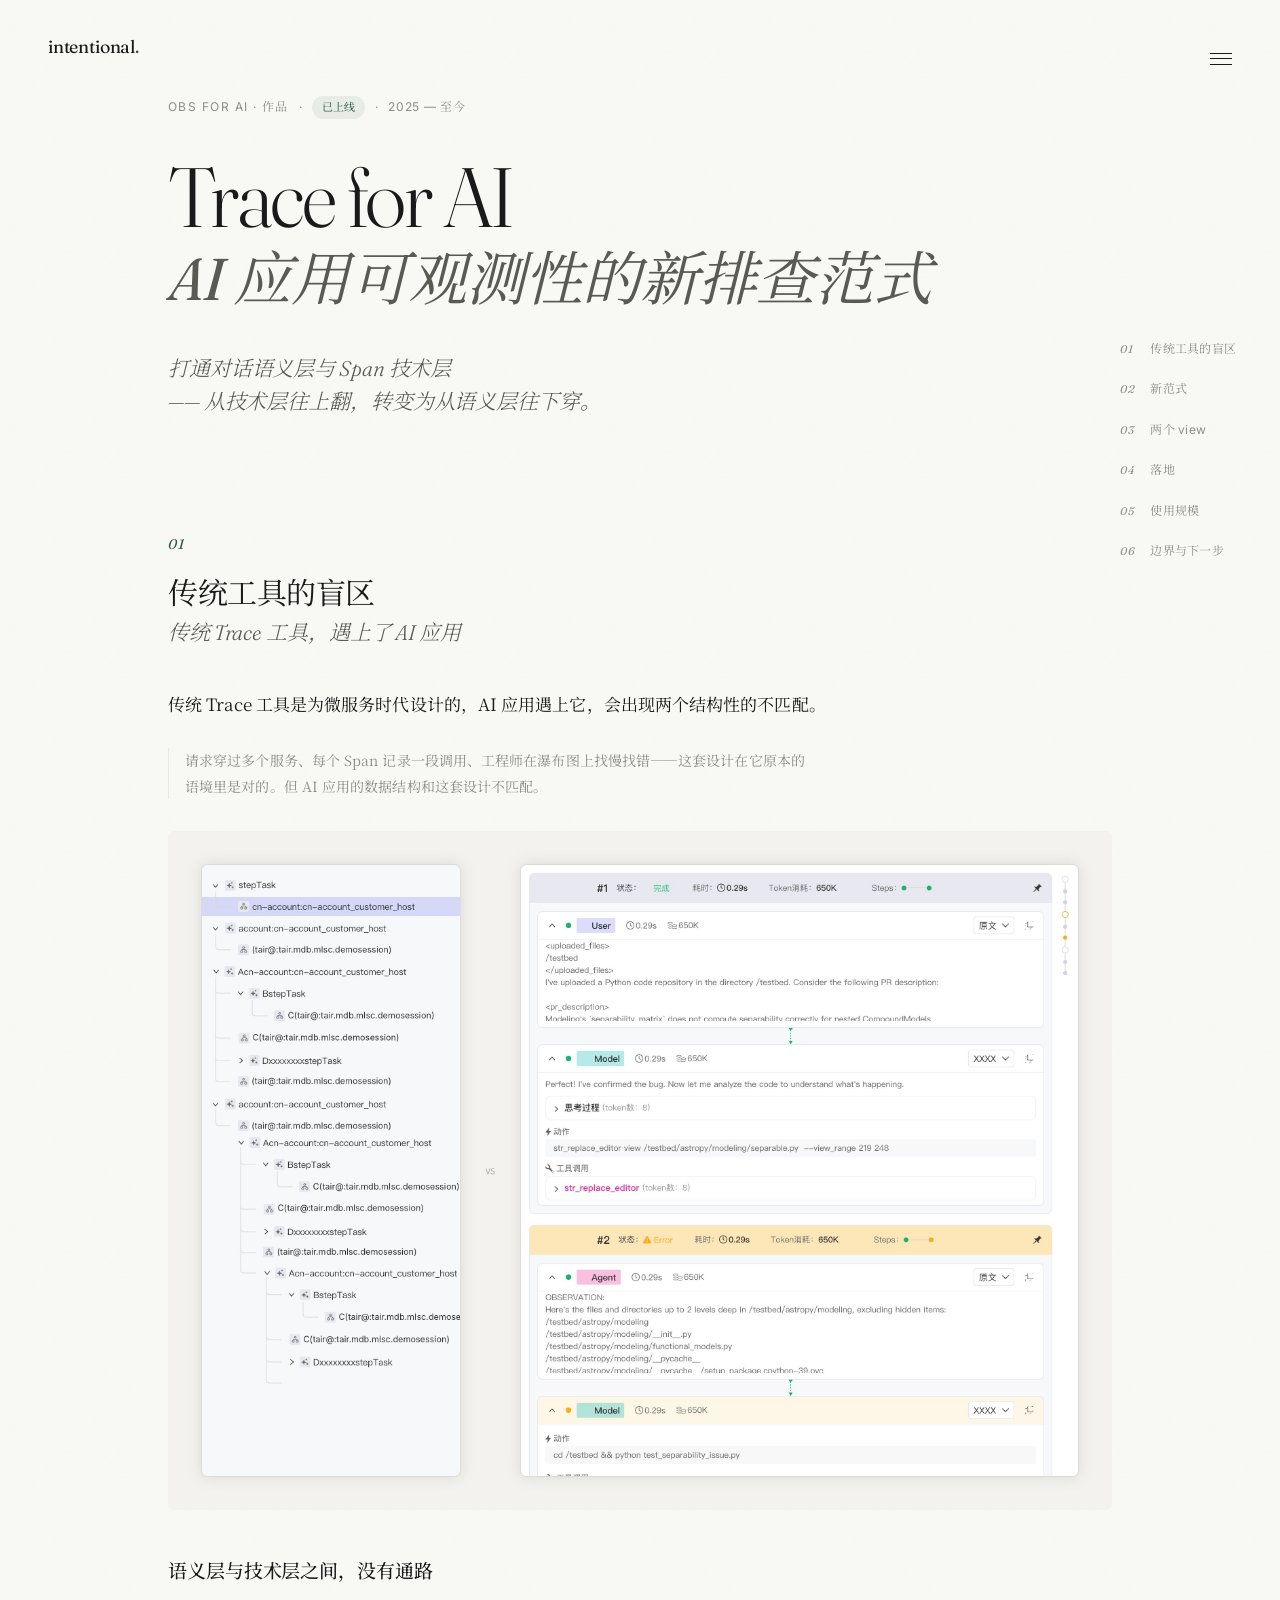
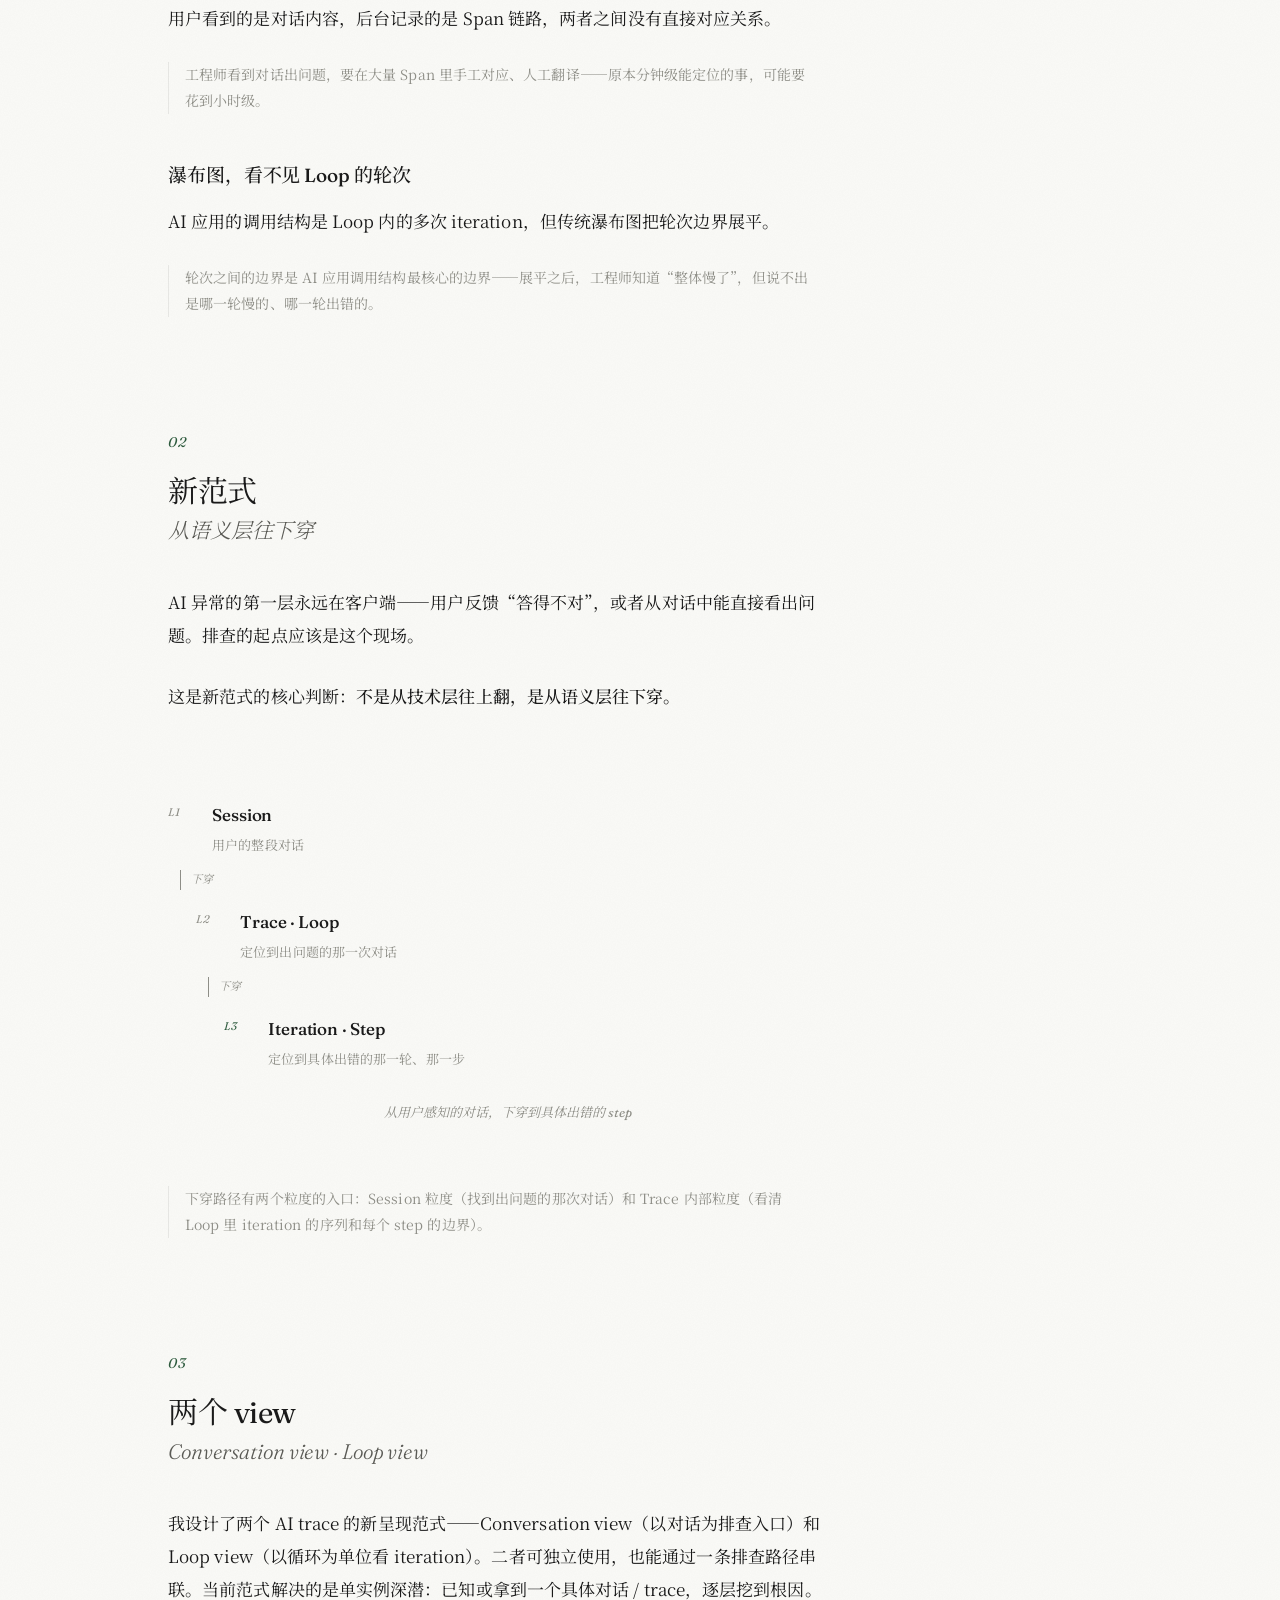
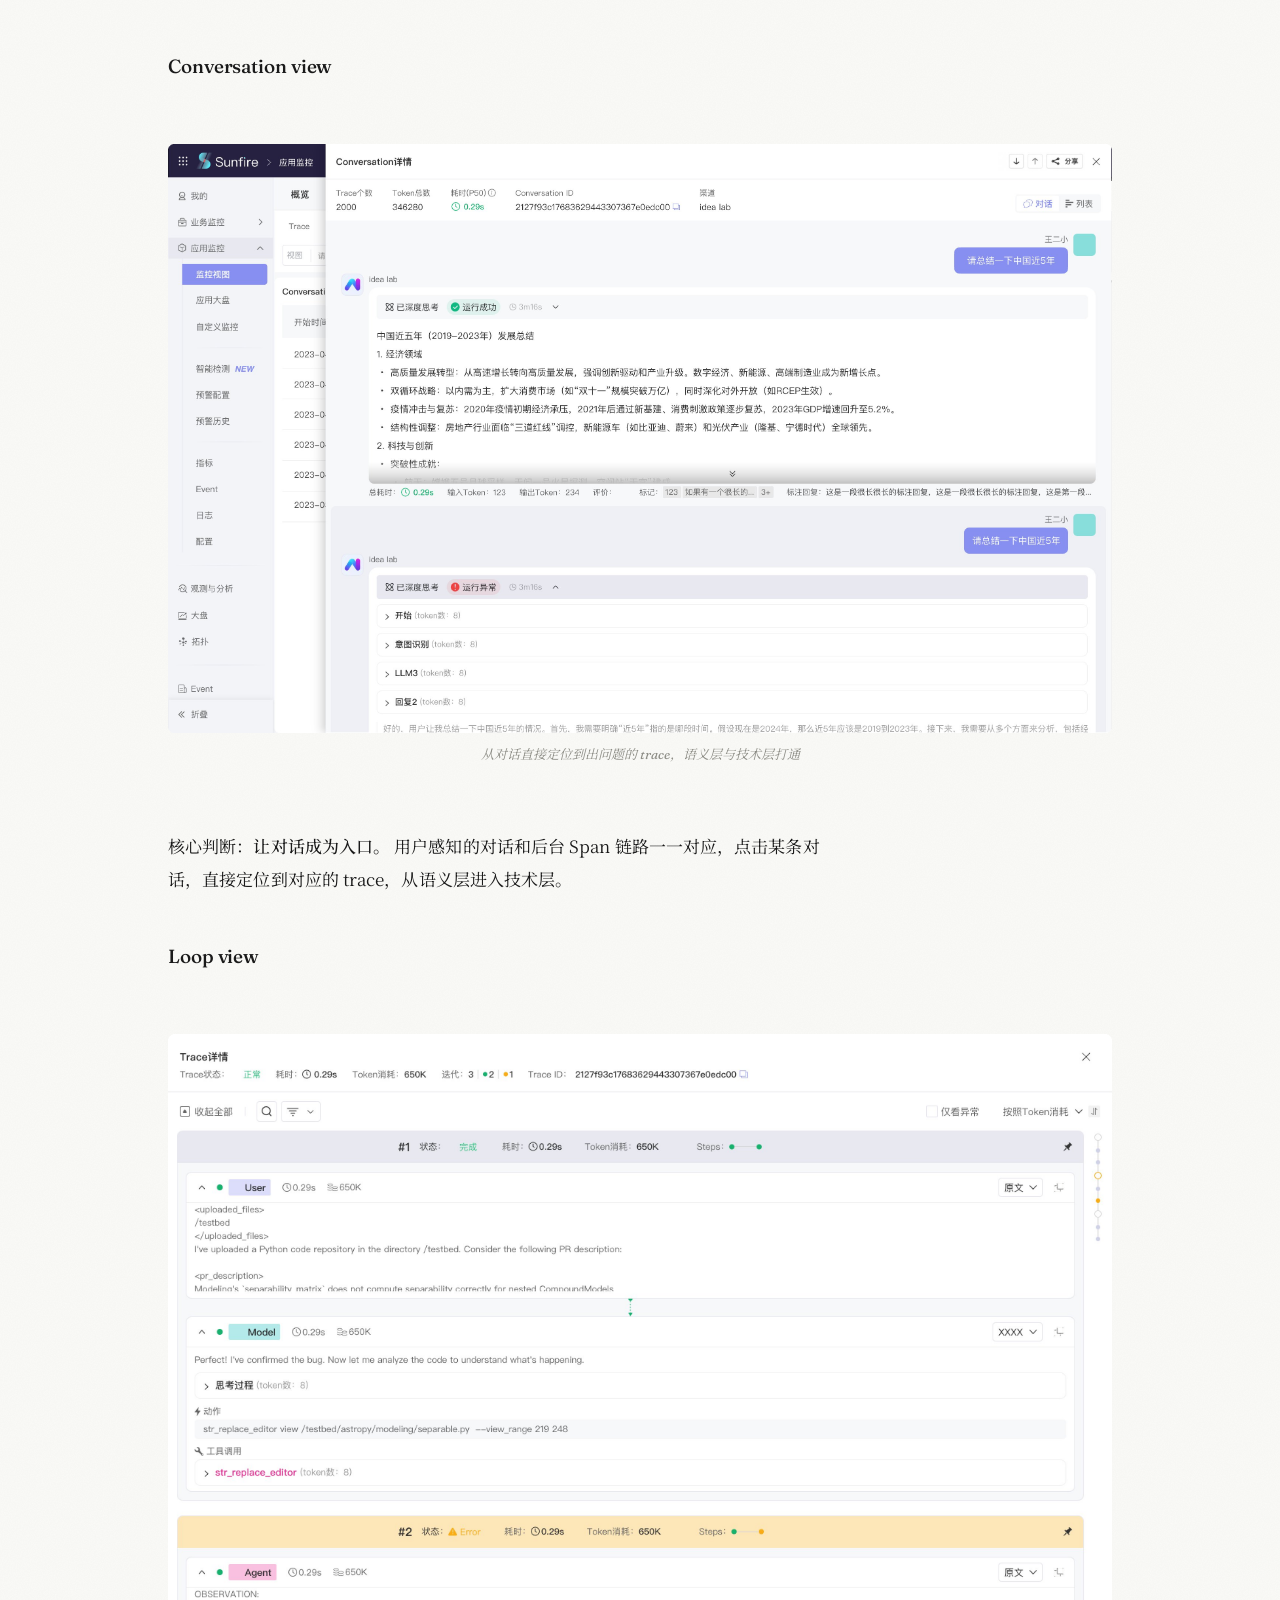
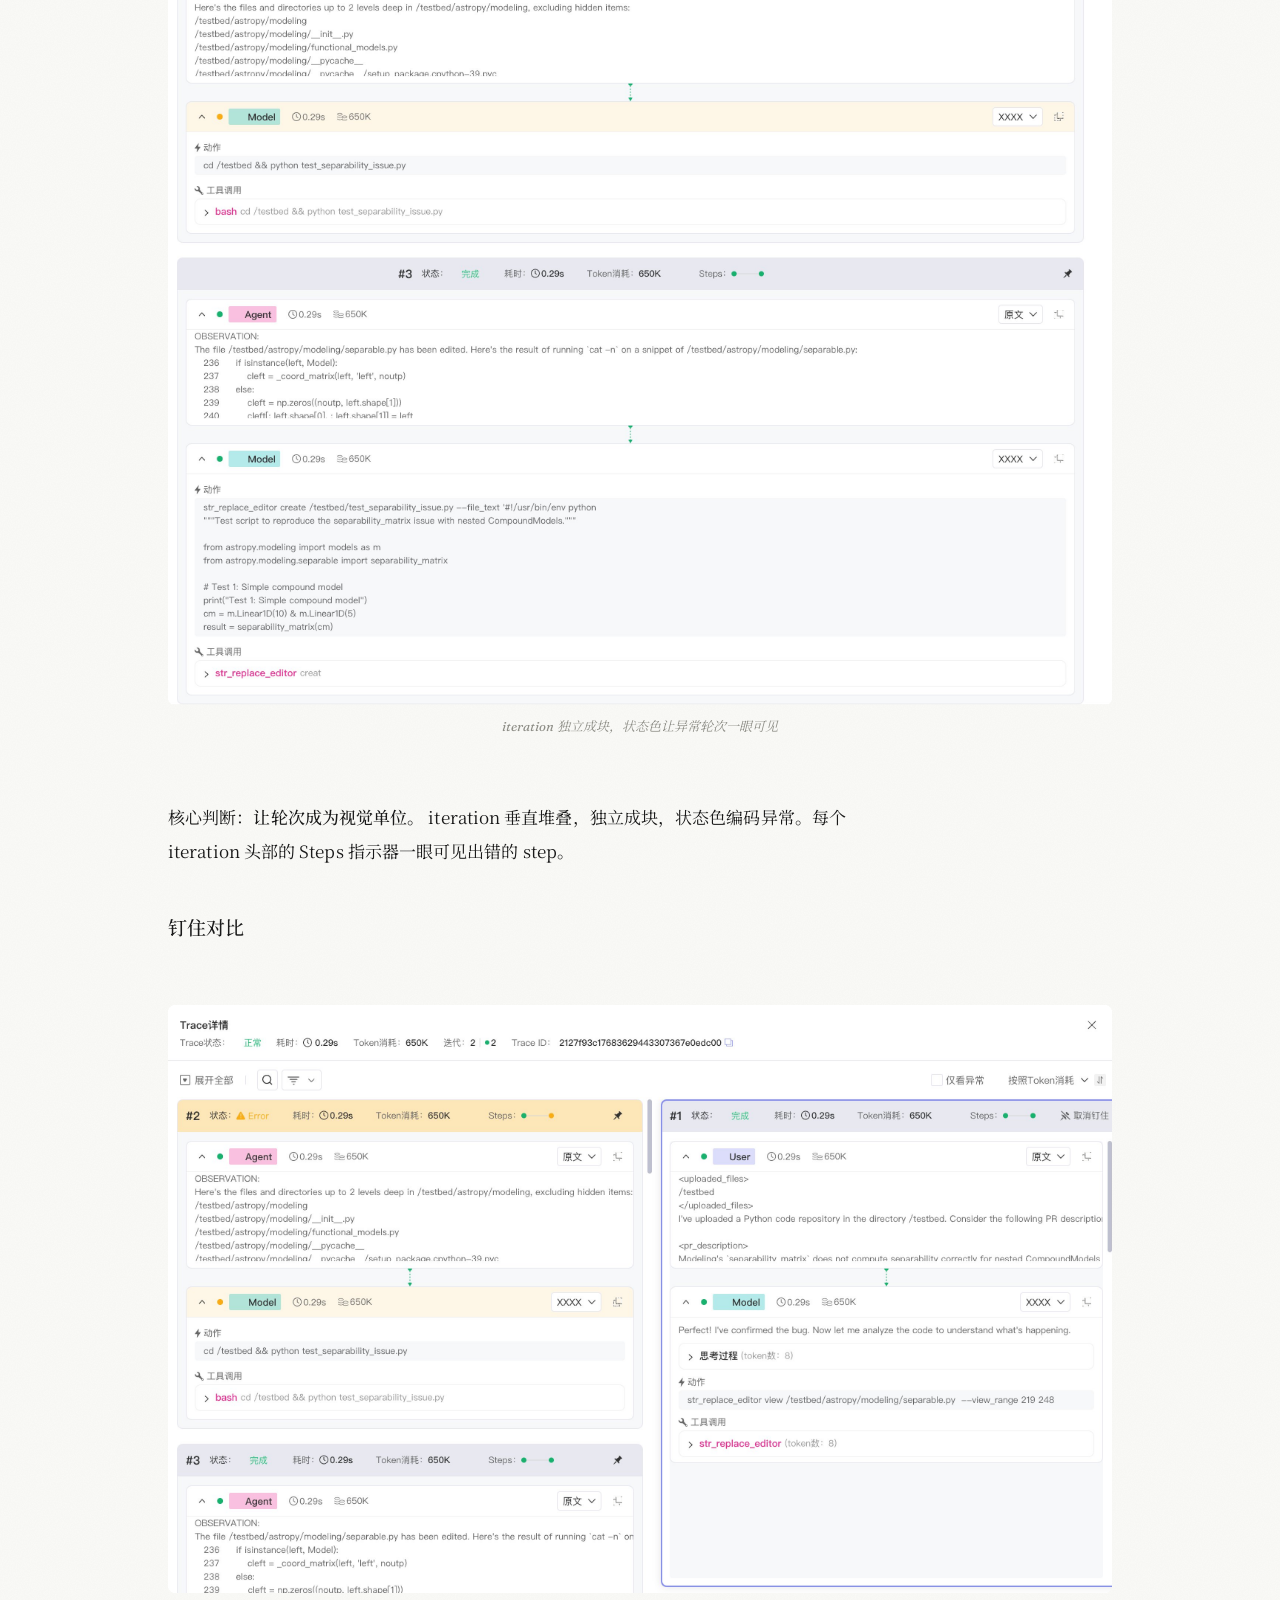
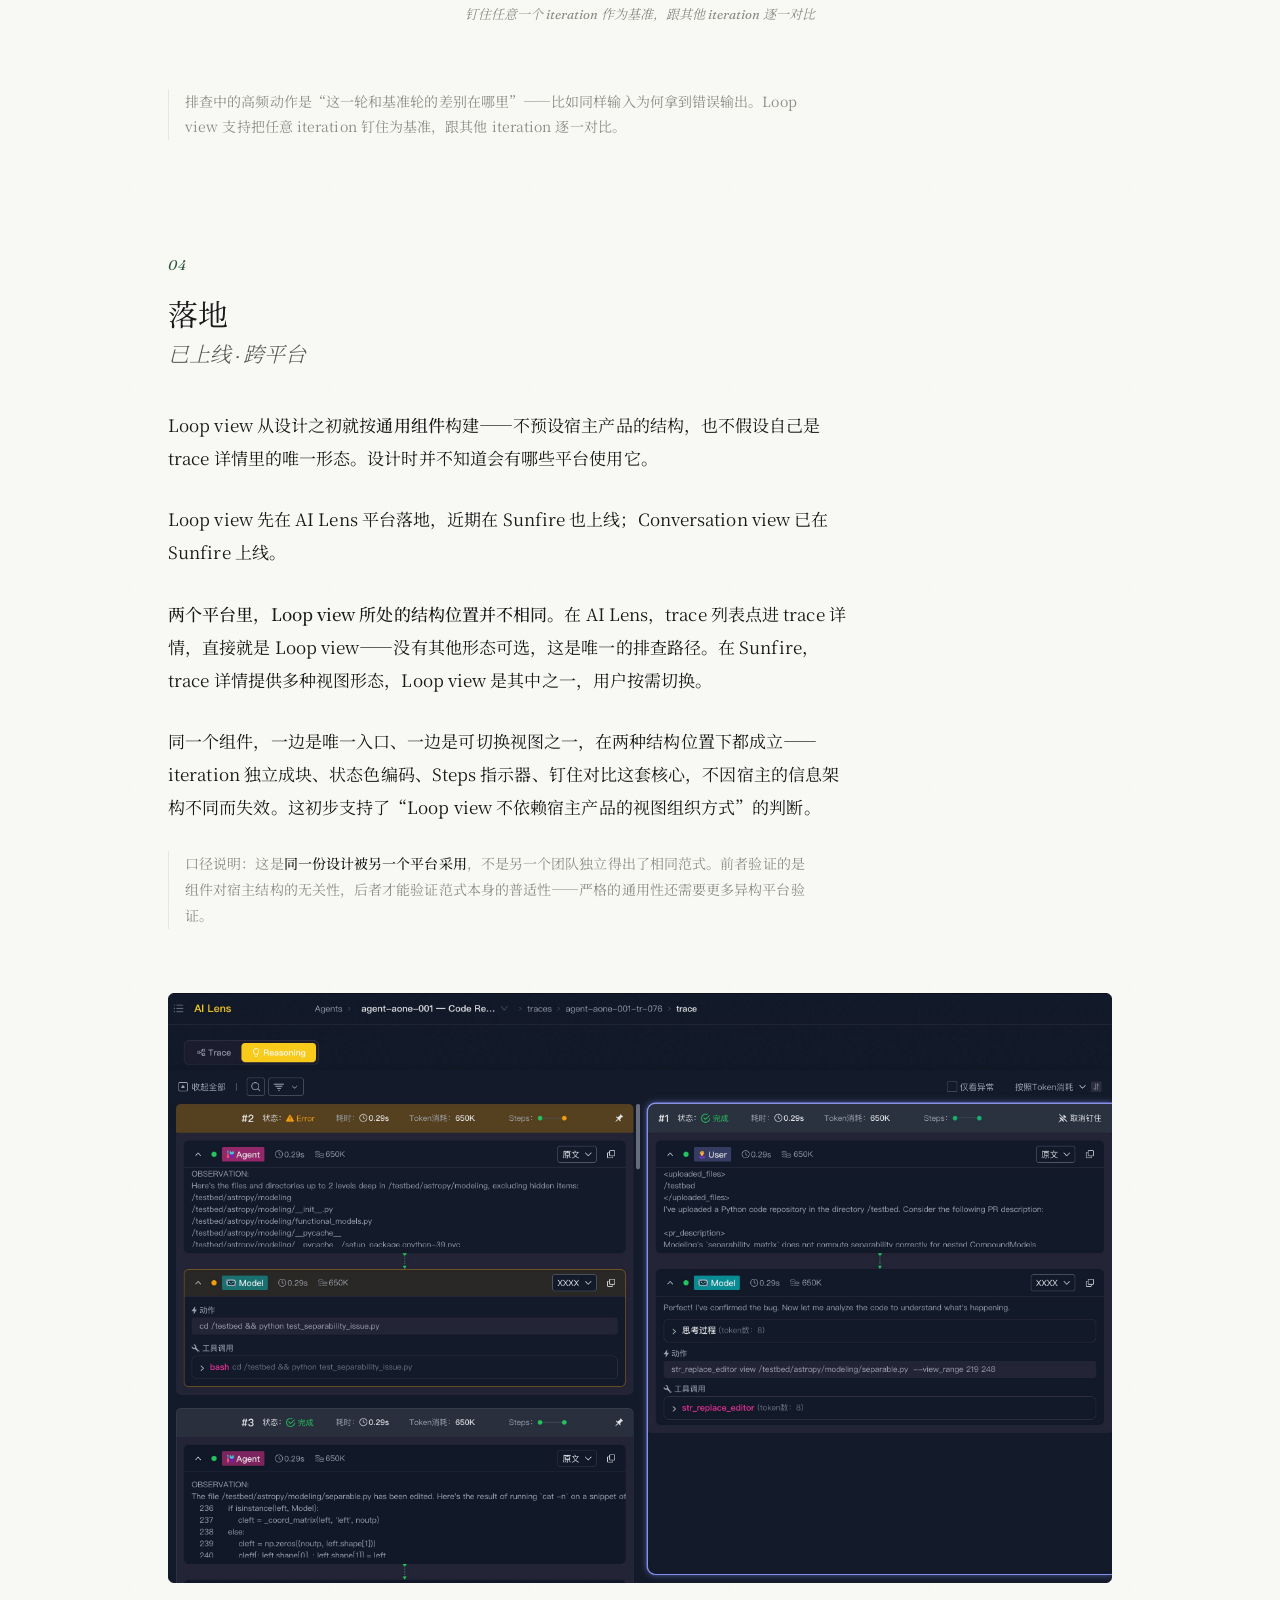
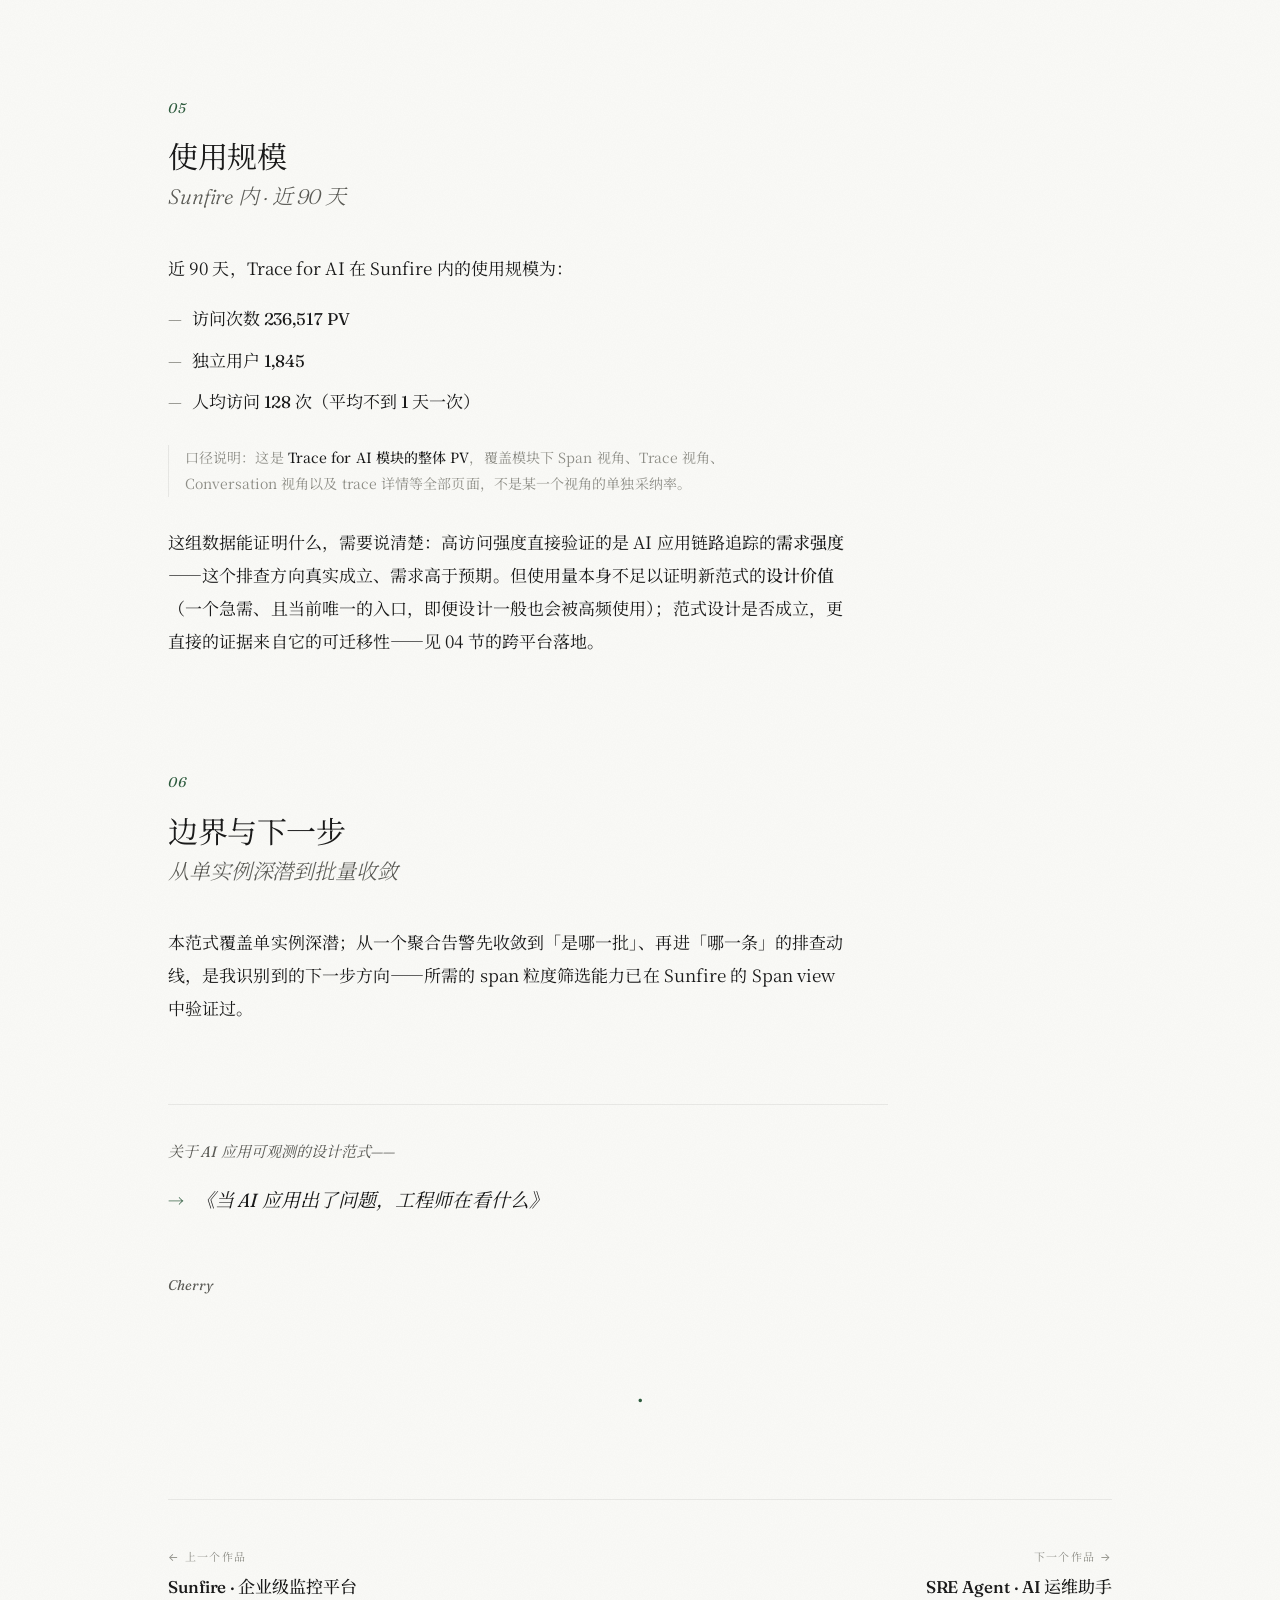
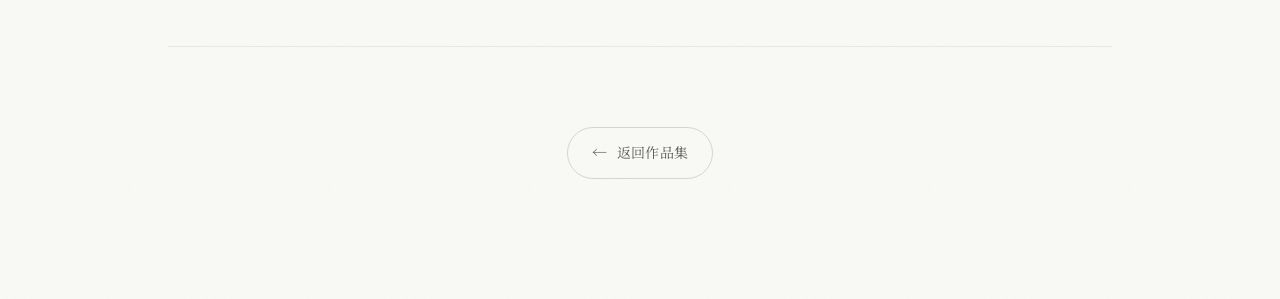
<file: work/trace-for-ai.html>
<!DOCTYPE html>
<html lang="zh-CN">
<head>
  <meta charset="UTF-8">
  <meta name="viewport" content="width=device-width, initial-scale=1.0">
  <title>Trace for AI · AI 应用可观测性 · Cherry Ye</title>
  <meta name="description" content="为 AI 应用重新定义可观测性排查范式——从技术层往上翻，转变为从语义层往下穿。">
  <link rel="stylesheet" href="../assets/style.css">
</head>
<body id="top" class="article-body" data-progress="true">

  <!-- Navigation -->
  <nav class="nav" id="nav">
    <div class="container nav-inner">
      <a href="../" class="nav-logo">
        <span class="nav-logo-en">intentional<span class="accent-dot">.</span></span>
        <span class="nav-logo-zh">充满意向的设计</span>
      </a>
      <button class="menu-toggle" id="menuToggle" aria-label="打开菜单" aria-expanded="false">
        <span></span>
        <span></span>
        <span></span>
      </button>
    </div>
  </nav>

  <!-- Floating menu overlay -->
  <div class="menu-overlay" id="menuOverlay" aria-hidden="true">
    <span class="menu-label">导航 / Menu</span>
    <div class="menu-center">
      <div class="menu-items">
        <a href="../" class="menu-item">
          <span class="menu-zh">首页</span>
          <span class="menu-en">Home</span>
        </a>
        <a href="../#work" class="menu-item">
          <span class="menu-zh">作品</span>
          <span class="menu-en">Work</span>
        </a>
        <a href="../#writing" class="menu-item">
          <span class="menu-zh">文章</span>
          <span class="menu-en">Writing</span>
        </a>
        <a href="../#about" class="menu-item">
          <span class="menu-zh">关于</span>
          <span class="menu-en">About</span>
        </a>
      </div>
    </div>
  </div>

  <!-- Right side TOC -->
  <aside class="article-toc work-toc" id="articleToc" aria-label="项目章节导航">
    <ul class="toc-list">
      <li><a href="#chapter-1" class="toc-link" data-target="chapter-1"><span class="toc-num">01</span><span class="toc-text">传统工具的盲区</span></a></li>
      <li><a href="#chapter-2" class="toc-link" data-target="chapter-2"><span class="toc-num">02</span><span class="toc-text">新范式</span></a></li>
      <li><a href="#chapter-3" class="toc-link" data-target="chapter-3"><span class="toc-num">03</span><span class="toc-text">两个 view</span></a></li>
      <li><a href="#chapter-4" class="toc-link" data-target="chapter-4"><span class="toc-num">04</span><span class="toc-text">落地</span></a></li>
      <li><a href="#chapter-5" class="toc-link" data-target="chapter-5"><span class="toc-num">05</span><span class="toc-text">使用规模</span></a></li>
      <li><a href="#chapter-6" class="toc-link" data-target="chapter-6"><span class="toc-num">06</span><span class="toc-text">边界与下一步</span></a></li>
    </ul>
  </aside>

  <!-- Article -->
  <article class="article work-detail">
    <div class="article-container">

      <!-- Project Meta -->
      <div class="article-meta work-meta-row">
        <span class="article-category">Obs for AI · 作品</span>
        <span class="meta-divider">·</span>
        <span class="meta-status">已上线</span>
        <span class="meta-divider">·</span>
        <span class="meta-time">2025 — 至今</span>
      </div>

      <!-- Title -->
      <h1 class="article-title">
        Trace for AI<br>
        <span class="article-title-sub">AI 应用可观测性的新排查范式</span>
      </h1>

      <!-- Lead -->
      <p class="article-lead">
        打通对话语义层与 Span 技术层<br>
        —— 从技术层往上翻，转变为从语义层往下穿。
      </p>

      <!-- Body -->
      <div class="article-body-content">

        <!-- Chapter 01 · 问题 -->
        <div class="judgment" id="chapter-1">
          <div class="judgment-number">01</div>
          <h2 class="judgment-title">传统工具的盲区<br><span class="chapter-subtitle">传统 Trace 工具，遇上了 AI 应用</span></h2>
        </div>

        <p>传统 Trace 工具是为微服务时代设计的，AI 应用遇上它，会出现两个结构性的不匹配。</p>

        <p class="aside">请求穿过多个服务、每个 Span 记录一段调用、工程师在瀑布图上找慢找错——这套设计在它原本的语境里是对的。但 AI 应用的数据结构和这套设计不匹配。</p>

        <!-- 瀑布图 vs Loop 结构对比图 -->
        <figure class="work-figure work-figure-wide work-figure-clean">
          <img src="../assets/images/work/waterfall-vs-loop.png" alt="传统瀑布图结构 vs AI 应用的 Loop 结构对比：左侧为线性 Span 调用树，右侧为按 iteration 组织的对话与 Span 链路" loading="lazy">
        </figure>

        <h3 class="sub-heading">语义层与技术层之间，没有通路</h3>

        <p>用户看到的是对话内容，后台记录的是 Span 链路，两者之间没有直接对应关系。</p>

        <p class="aside">工程师看到对话出问题，要在大量 Span 里手工对应、人工翻译——原本分钟级能定位的事，可能要花到小时级。</p>

        <h3 class="sub-heading">瀑布图，看不见 Loop 的轮次</h3>

        <p>AI 应用的调用结构是 Loop 内的多次 iteration，但传统瀑布图把轮次边界展平。</p>

        <p class="aside">轮次之间的边界是 AI 应用调用结构最核心的边界——展平之后，工程师知道“整体慢了”，但说不出是哪一轮慢的、哪一轮出错的。</p>

        <!-- Chapter 02 · 判断 -->
        <div class="judgment" id="chapter-2">
          <div class="judgment-number">02</div>
          <h2 class="judgment-title">新范式<br><span class="chapter-subtitle">从语义层往下穿</span></h2>
        </div>

        <p>AI 异常的第一层永远在客户端——用户反馈“答得不对”，或者从对话中能直接看出问题。排查的起点应该是这个现场。</p>

        <p>这是新范式的核心判断：<strong>不是从技术层往上翻，是从语义层往下穿。</strong></p>

        <!-- 下穿路径图 -->
        <figure class="work-figure work-figure-narrow">
          <div class="diagram-levels">
            <div class="level level-1">
              <span class="level-marker">L1</span>
              <div class="level-content">
                <div class="level-name">Session</div>
                <div class="level-desc">用户的整段对话</div>
              </div>
            </div>
            <div class="level-connector">
              <span class="connector-line"></span>
              <span class="connector-text">下穿</span>
            </div>
            <div class="level level-2">
              <span class="level-marker">L2</span>
              <div class="level-content">
                <div class="level-name">Trace · Loop</div>
                <div class="level-desc">定位到出问题的那一次对话</div>
              </div>
            </div>
            <div class="level-connector">
              <span class="connector-line"></span>
              <span class="connector-text">下穿</span>
            </div>
            <div class="level level-3">
              <span class="level-marker accent">L3</span>
              <div class="level-content">
                <div class="level-name">Iteration · Step</div>
                <div class="level-desc">定位到具体出错的那一轮、那一步</div>
              </div>
            </div>
          </div>
          <figcaption class="figure-caption">
            从用户感知的对话，下穿到具体出错的 step
          </figcaption>
        </figure>

        <p class="aside">下穿路径有两个粒度的入口：Session 粒度（找到出问题的那次对话）和 Trace 内部粒度（看清 Loop 里 iteration 的序列和每个 step 的边界）。</p>

        <!-- Chapter 03 · 设计 -->
        <div class="judgment" id="chapter-3">
          <div class="judgment-number">03</div>
          <h2 class="judgment-title">两个 view<br><span class="chapter-subtitle">Conversation view · Loop view</span></h2>
        </div>

        <p>我设计了两个 AI trace 的新呈现范式——Conversation view（以对话为排查入口）和 Loop view（以循环为单位看 iteration）。二者可独立使用，也能通过一条排查路径串联。当前范式解决的是单实例深潜：已知或拿到一个具体对话 / trace，逐层挖到根因。</p>

        <h3 class="sub-heading">Conversation view</h3>

        <!-- Conversation view 图 -->
        <figure class="work-figure work-figure-wide">
          <img src="../assets/images/work/conversation-view.png" alt="Conversation view：对话详情面板，对话内容与 Span 链路一一对应，点击对话直达异常 trace" loading="lazy">
          <figcaption class="figure-caption">
            从对话直接定位到出问题的 trace，语义层与技术层打通
          </figcaption>
        </figure>

        <p>核心判断：<strong>让对话成为入口。</strong> 用户感知的对话和后台 Span 链路一一对应，点击某条对话，直接定位到对应的 trace，从语义层进入技术层。</p>

        <h3 class="sub-heading">Loop view</h3>

        <!-- Loop view 完整图 -->
        <figure class="work-figure work-figure-wide">
          <img src="../assets/images/work/light-loop.png" alt="Loop view 完整界面：iteration #1 / #2 / #3 垂直堆叠，#2 标注为 Error" loading="lazy">
          <figcaption class="figure-caption">
            iteration 独立成块，状态色让异常轮次一眼可见
          </figcaption>
        </figure>

        <p>核心判断：<strong>让轮次成为视觉单位。</strong> iteration 垂直堆叠，独立成块，状态色编码异常。每个 iteration 头部的 Steps 指示器一眼可见出错的 step。</p>

        <h3 class="sub-heading">钉住对比</h3>

        <!-- 对比模式图 -->
        <figure class="work-figure work-figure-wide">
          <img src="../assets/images/work/light-iteration-compare.png" alt="Loop view 钉住对比模式：钉住一个 iteration 作为基准（左侧 #2 Error），与另一轮（右侧 #1 完成）逐一对比" loading="lazy">
          <figcaption class="figure-caption">
            钉住任意一个 iteration 作为基准，跟其他 iteration 逐一对比
          </figcaption>
        </figure>

        <p class="aside">排查中的高频动作是“这一轮和基准轮的差别在哪里”——比如同样输入为何拿到错误输出。Loop view 支持把任意 iteration 钉住为基准，跟其他 iteration 逐一对比。</p>

        <!-- Chapter 04 · 现状 -->
        <div class="judgment" id="chapter-4">
          <div class="judgment-number">04</div>
          <h2 class="judgment-title">落地<br><span class="chapter-subtitle">已上线 · 跨平台</span></h2>
        </div>

        <p>Loop view 从设计之初就按<strong>通用组件</strong>构建——不预设宿主产品的结构，也不假设自己是 trace 详情里的唯一形态。设计时并不知道会有哪些平台使用它。</p>

        <p>Loop view 先在 AI Lens 平台落地，近期在 Sunfire 也上线；Conversation view 已在 Sunfire 上线。</p>

        <p><strong>两个平台里，Loop view 所处的结构位置并不相同。</strong>在 AI Lens，trace 列表点进 trace 详情，直接就是 Loop view——没有其他形态可选，这是唯一的排查路径。在 Sunfire，trace 详情提供多种视图形态，Loop view 是其中之一，用户按需切换。</p>

        <p>同一个组件，一边是唯一入口、一边是可切换视图之一，在两种结构位置下都成立——iteration 独立成块、状态色编码、Steps 指示器、钉住对比这套核心，不因宿主的信息架构不同而失效。这初步支持了“Loop view 不依赖宿主产品的视图组织方式”的判断。</p>

        <p class="aside">口径说明：这是<strong>同一份设计被另一个平台采用</strong>，不是另一个团队独立得出了相同范式。前者验证的是组件对宿主结构的无关性，后者才能验证范式本身的普适性——严格的通用性还需要更多异构平台验证。</p>

        <!-- 落地对比图 -->
        <figure class="work-figure work-figure-wide">
          <img src="../assets/images/work/trace-ai-landing.png" alt="Trace for AI 落地界面：AI Lens 平台中的 Loop view，Agent 执行链路按 iteration 组织，异常轮次高亮标注" loading="lazy">
        </figure>

        <!-- Chapter 05 · 使用规模 -->
        <div class="judgment" id="chapter-5">
          <div class="judgment-number">05</div>
          <h2 class="judgment-title">使用规模<br><span class="chapter-subtitle">Sunfire 内 · 近 90 天</span></h2>
        </div>

        <p>近 90 天，Trace for AI 在 Sunfire 内的使用规模为：</p>

        <ul class="article-list">
          <li>访问次数 236,517 PV</li>
          <li>独立用户 1,845</li>
          <li>人均访问 128 次（平均不到 1 天一次）</li>
        </ul>

        <p class="aside">口径说明：这是 <strong>Trace for AI 模块的整体 PV</strong>，覆盖模块下 Span 视角、Trace 视角、Conversation 视角以及 trace 详情等全部页面，不是某一个视角的单独采纳率。</p>

        <p>这组数据能证明什么，需要说清楚：高访问强度直接验证的是 AI 应用链路追踪的<strong>需求强度</strong>——这个排查方向真实成立、需求高于预期。但使用量本身不足以证明新范式的<strong>设计价值</strong>（一个急需、且当前唯一的入口，即便设计一般也会被高频使用）；范式设计是否成立，更直接的证据来自它的可迁移性——见 04 节的跨平台落地。</p>

        <!-- Chapter 06 · 边界与下一步 -->
        <div class="judgment" id="chapter-6">
          <div class="judgment-number">06</div>
          <h2 class="judgment-title">边界与下一步<br><span class="chapter-subtitle">从单实例深潜到批量收敛</span></h2>
        </div>

        <p>本范式覆盖单实例深潜；从一个聚合告警先收敛到「是哪一批」、再进「哪一条」的排查动线，是我识别到的下一步方向——所需的 span 粒度筛选能力已在 Sunfire 的 Span view 中验证过。</p>

        <!-- 文末关于新范式的延展阅读 -->
        <div class="work-article-link">
          <p>关于 AI 应用可观测的设计范式——</p>
          <a href="../writing/ai-obs-paradigm.html" class="article-link-pill">
            <span class="link-arrow">→</span>
            <span class="link-text">《当 AI 应用出了问题，工程师在看什么》</span>
          </a>
        </div>

      </div>


      <!-- Byline -->
      <div class="article-byline article-byline-end">
        <span class="byline-author">Cherry</span>
      </div>

      <!-- Article End -->
      <div class="article-end">
        <span class="end-mark">·</span>
      </div>

      <!-- Prev / Next work nav -->
      <nav class="work-nav" aria-label="作品切换">
        <a href="sunfire.html" class="work-nav-link work-nav-prev">
          <span class="work-nav-direction">← 上一个作品</span>
          <span class="work-nav-title">Sunfire · 企业级监控平台</span>
        </a>
        <a href="sre-agent.html" class="work-nav-link work-nav-next">
          <span class="work-nav-direction">下一个作品 →</span>
          <span class="work-nav-title">SRE Agent · AI 运维助手</span>
        </a>
      </nav>

      <!-- Back -->
      <div class="article-back">
        <a href="../#work" class="back-link">
          <span class="back-arrow">←</span>
          <span>返回作品集</span>
        </a>
      </div>

    </div>
  </article>

  <script src="../assets/nav.js"></script>
  <script>
    const menuToggle = document.getElementById('menuToggle');
    const menuOverlay = document.getElementById('menuOverlay');

    function openMenu() {
      menuOverlay.classList.add('open');
      menuToggle.classList.add('active');
      menuToggle.setAttribute('aria-expanded', 'true');
      menuOverlay.setAttribute('aria-hidden', 'false');
      document.body.style.overflow = 'hidden';
    }
    function closeMenu() {
      menuOverlay.classList.remove('open');
      menuToggle.classList.remove('active');
      menuToggle.setAttribute('aria-expanded', 'false');
      menuOverlay.setAttribute('aria-hidden', 'true');
      document.body.style.overflow = '';
    }

    menuToggle.addEventListener('click', () => {
      if (menuOverlay.classList.contains('open')) closeMenu();
      else openMenu();
    });

    document.querySelectorAll('.menu-item').forEach(item => {
      item.addEventListener('click', () => setTimeout(closeMenu, 100));
    });

    document.addEventListener('keydown', (e) => {
      if (e.key === 'Escape' && menuOverlay.classList.contains('open')) closeMenu();
    });

    // TOC scroll spy
    const tocLinks = document.querySelectorAll('.toc-link');
    const sections = ['chapter-1', 'chapter-2', 'chapter-3', 'chapter-4', 'chapter-5', 'chapter-6']
      .map(id => document.getElementById(id))
      .filter(Boolean);

    function updateActiveSection() {
      const scrollPos = window.scrollY + window.innerHeight * 0.3;
      let activeId = null;
      sections.forEach(section => {
        if (section.offsetTop <= scrollPos) activeId = section.id;
      });
      tocLinks.forEach(link => {
        link.classList.toggle('active', link.dataset.target === activeId);
      });
    }
    window.addEventListener('scroll', updateActiveSection, { passive: true });
    updateActiveSection();
  </script>

</body>
</html>
</file>
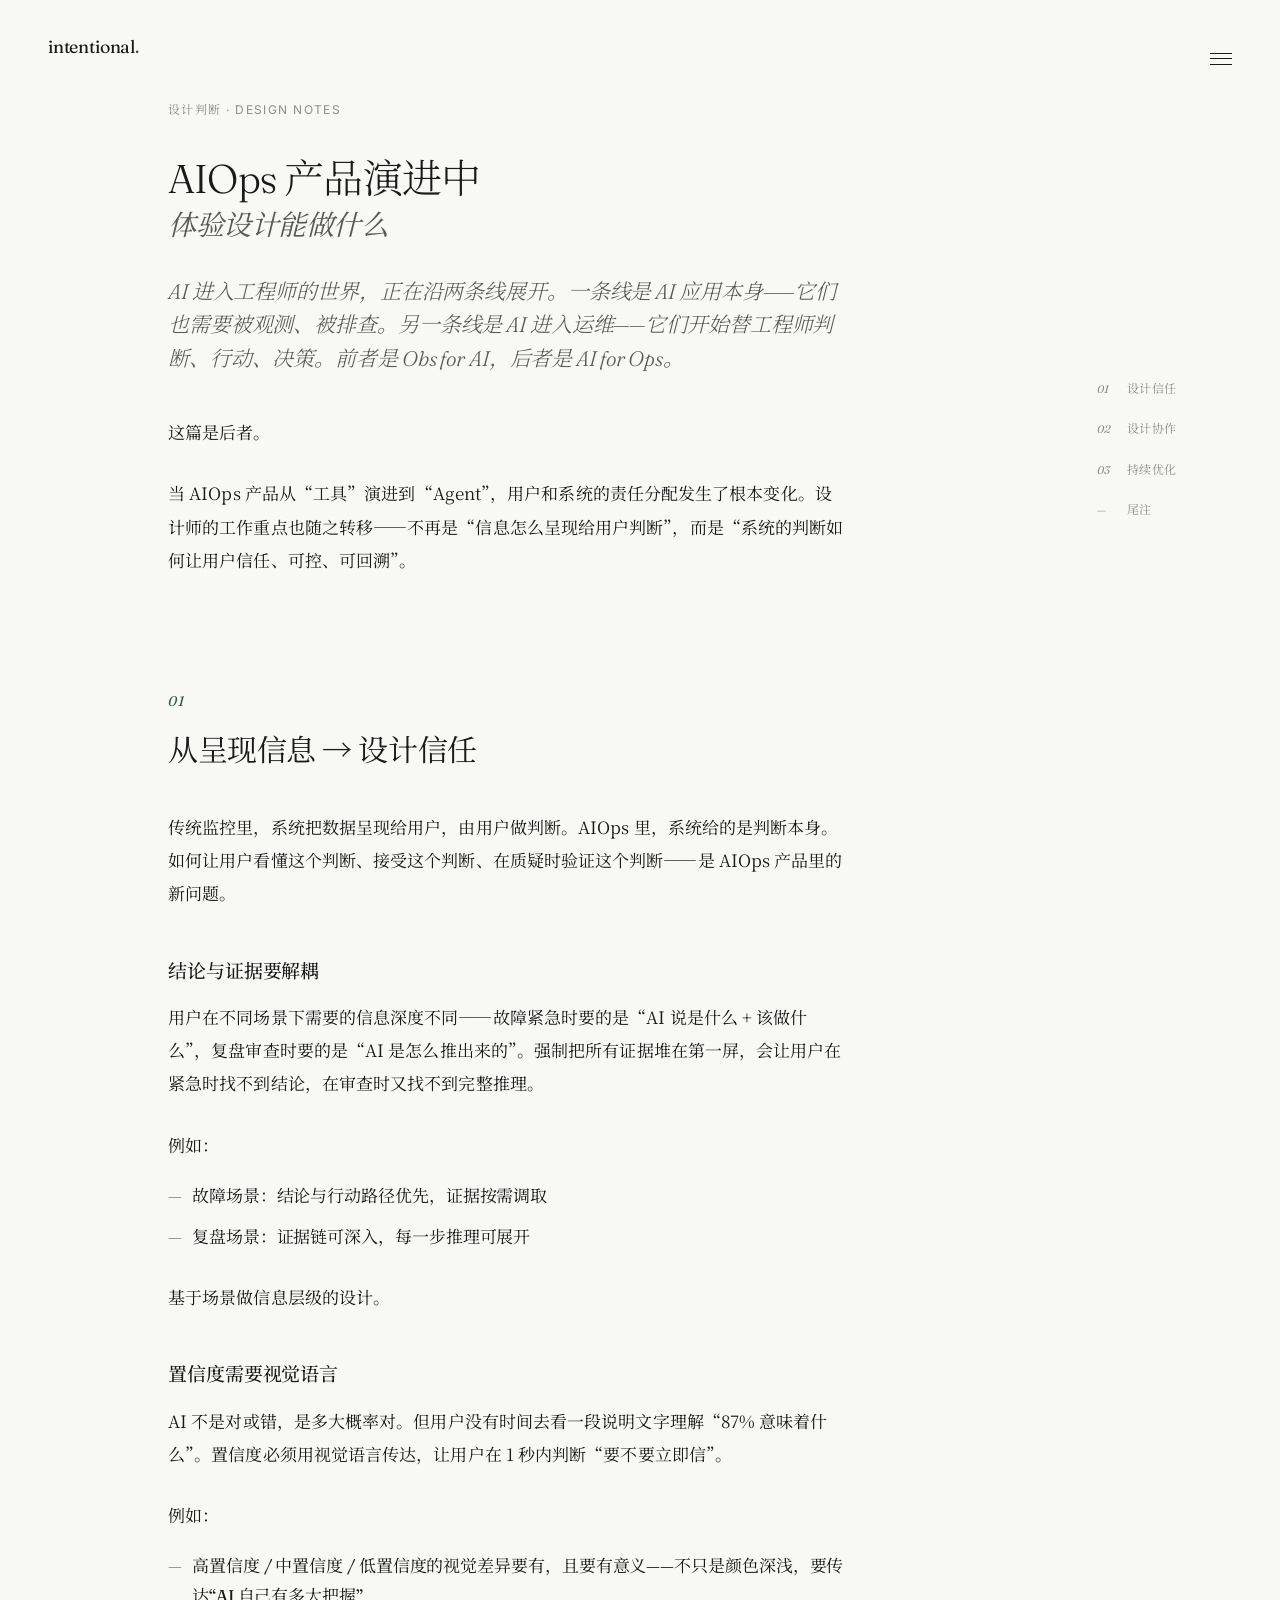
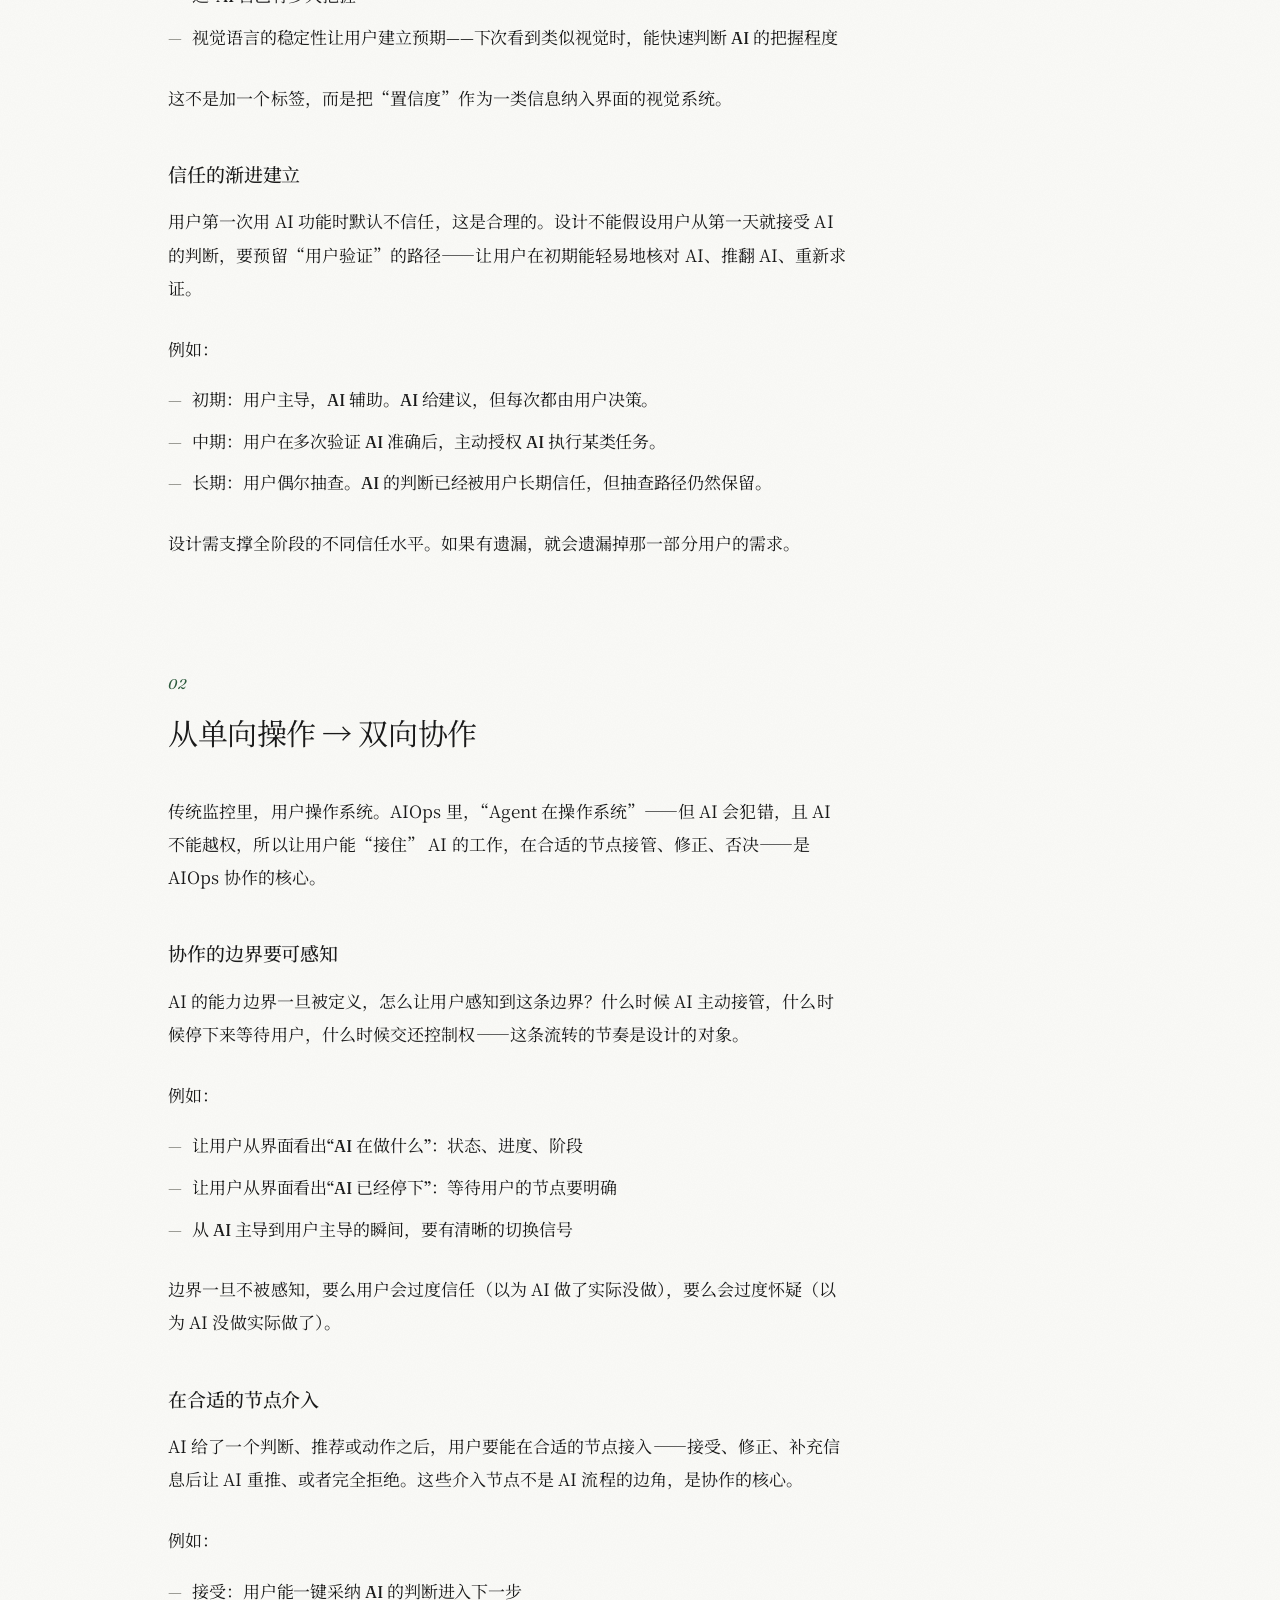
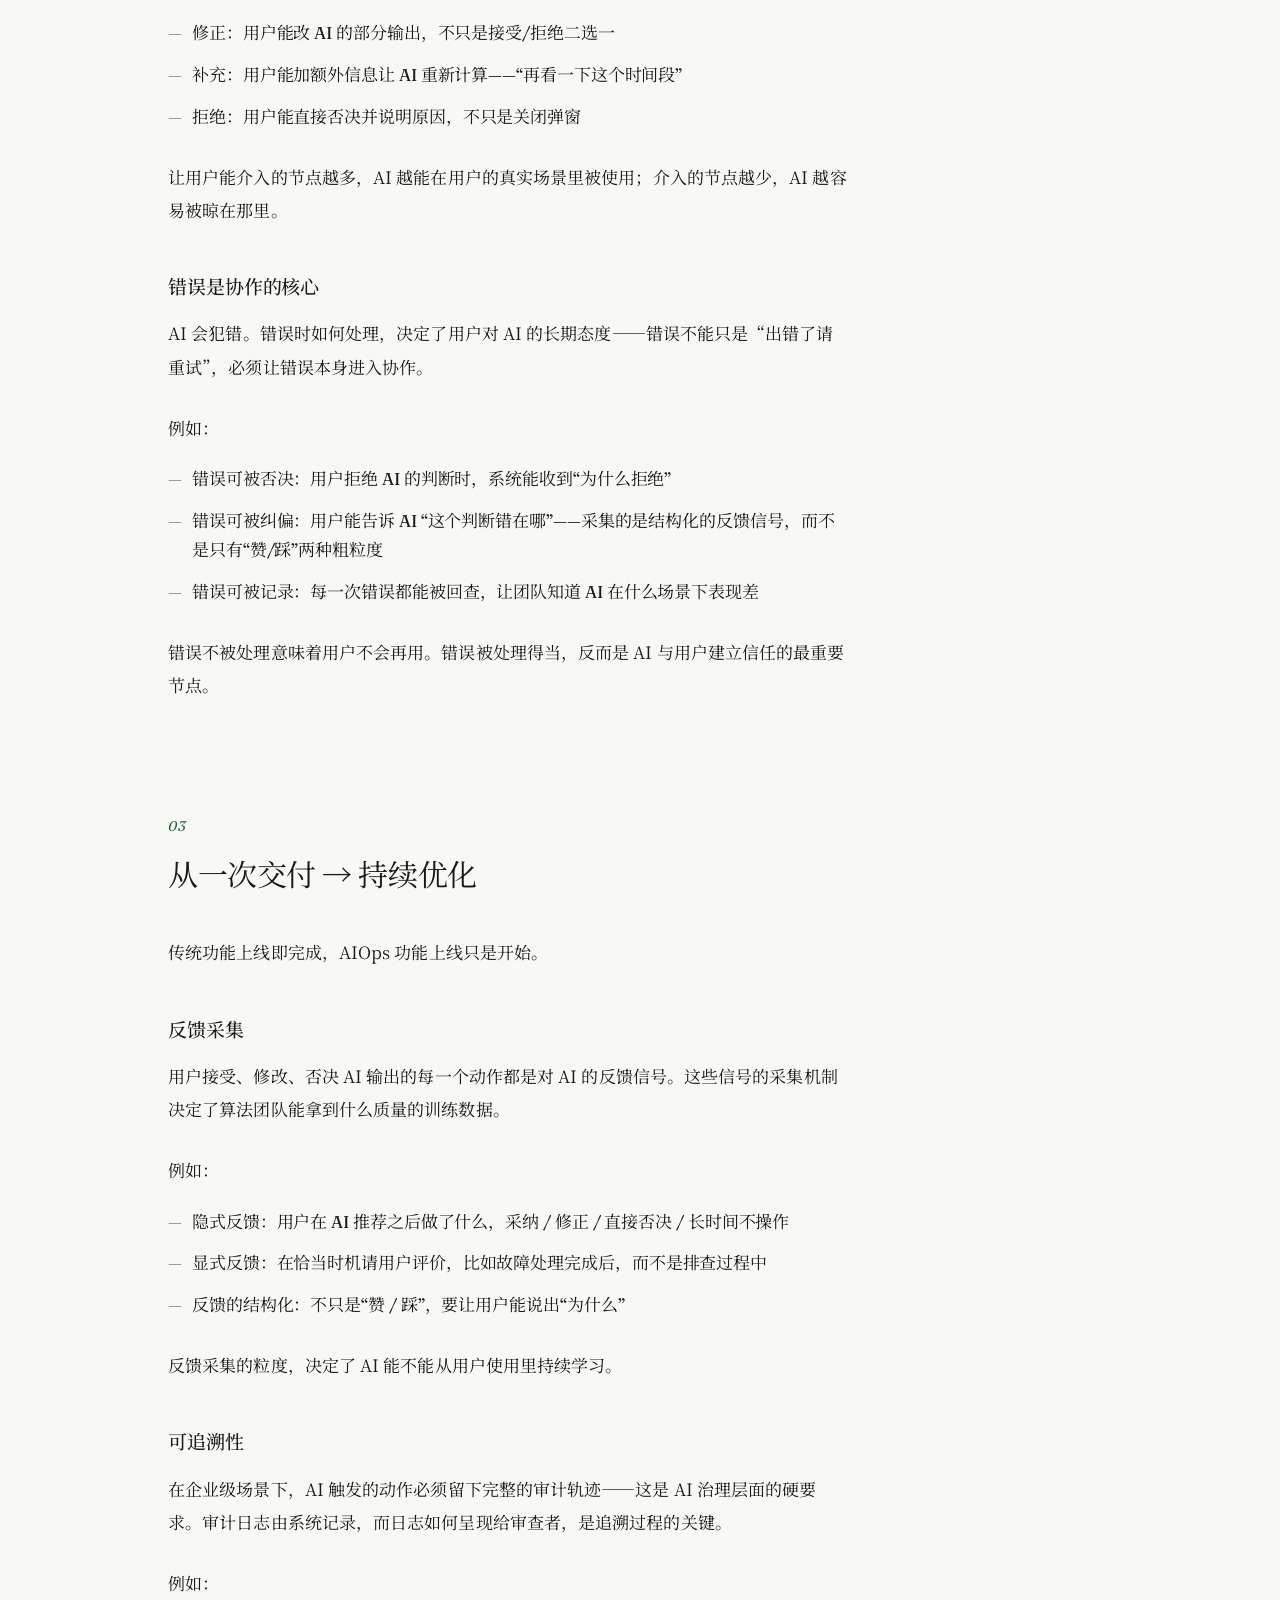
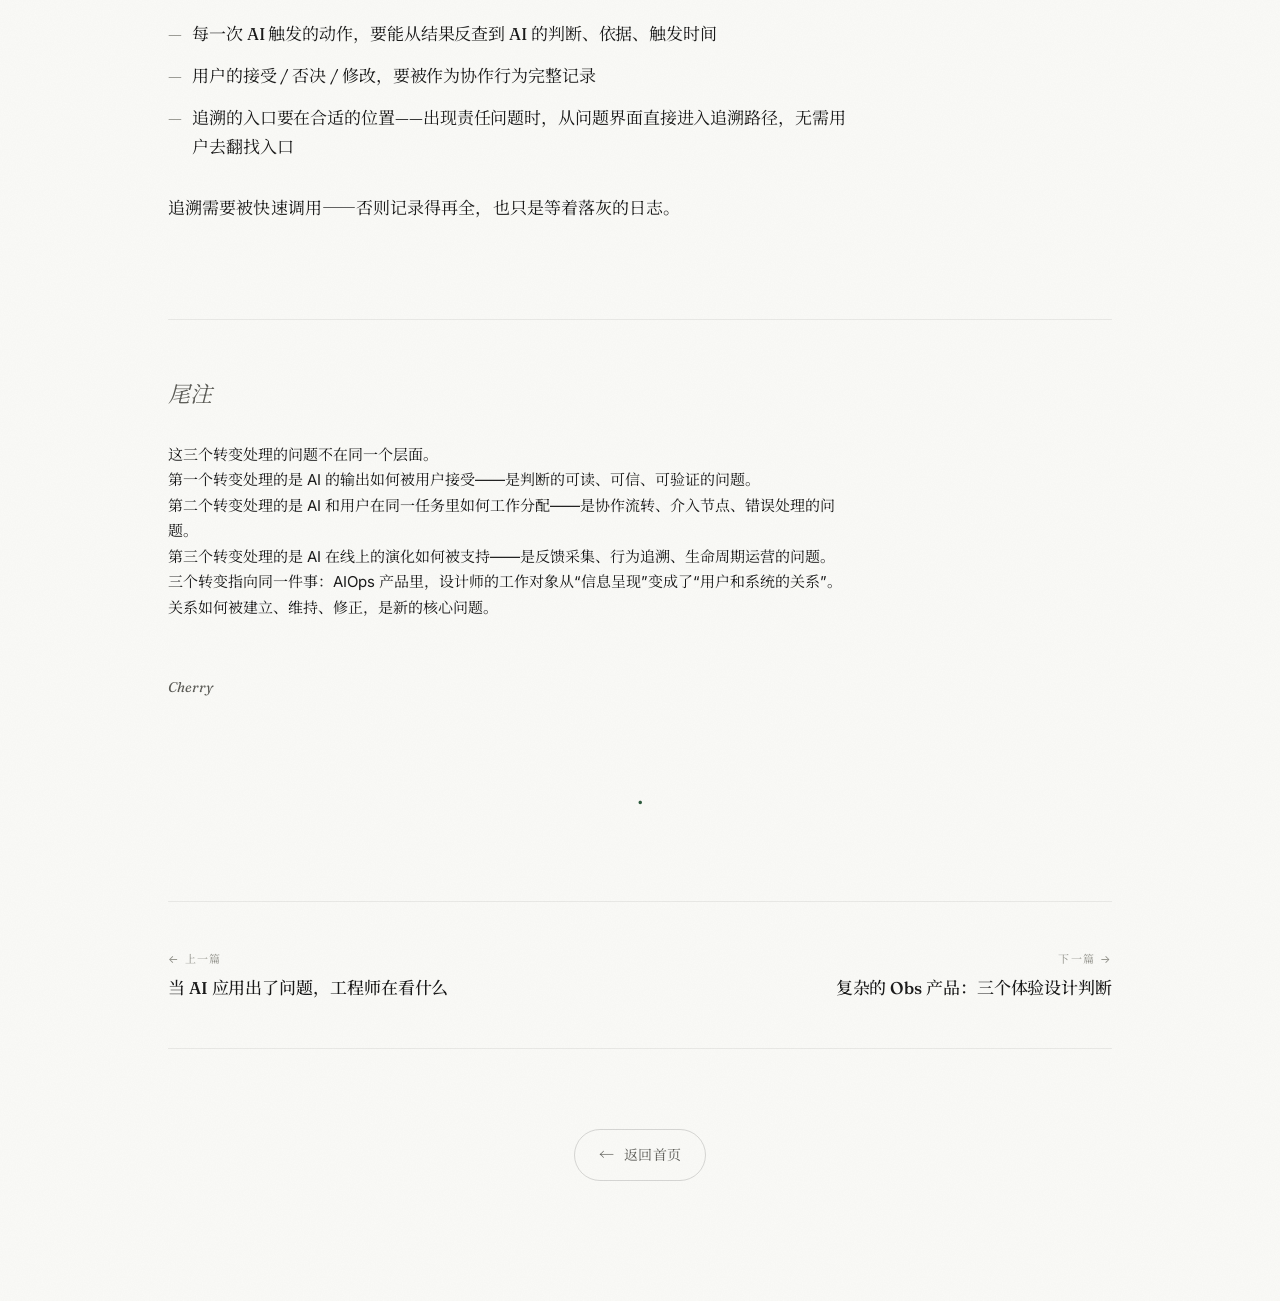
<file: writing/ai-for-ops-shift.html>
<!DOCTYPE html>
<html lang="zh-CN">
<head>
  <meta charset="UTF-8">
  <meta name="viewport" content="width=device-width, initial-scale=1.0">
  <title>AIOps 产品演进中，体验设计能做什么 · Cherry Ye</title>
  <meta name="description" content="当 AIOps 产品从"工具"演进到"代理"，设计师的工作重点也随之转移——不再是"信息怎么呈现给用户判断"，而是"系统的判断如何让用户信任、可控、可回溯"。">
  <link rel="stylesheet" href="../assets/style.css">
</head>
<body id="top" class="article-body" data-progress="true">

  <!-- Navigation -->
  <nav class="nav" id="nav">
    <div class="container nav-inner">
      <a href="../" class="nav-logo">
        <span class="nav-logo-en">intentional<span class="accent-dot">.</span></span>
        <span class="nav-logo-zh">充满意向的设计</span>
      </a>
      <button class="menu-toggle" id="menuToggle" aria-label="打开菜单" aria-expanded="false">
        <span></span>
        <span></span>
        <span></span>
      </button>
    </div>
  </nav>

  <!-- Floating menu overlay -->
  <div class="menu-overlay" id="menuOverlay" aria-hidden="true">
    <span class="menu-label">导航 / Menu</span>

    <div class="menu-center">
      <div class="menu-items">
        <a href="../" class="menu-item">
          <span class="menu-zh">首页</span>
          <span class="menu-en">Home</span>
        </a>
        <a href="../#work" class="menu-item">
          <span class="menu-zh">作品</span>
          <span class="menu-en">Work</span>
        </a>
        <a href="../#writing" class="menu-item">
          <span class="menu-zh">文章</span>
          <span class="menu-en">Writing</span>
        </a>
        <a href="../#about" class="menu-item">
          <span class="menu-zh">关于</span>
          <span class="menu-en">About</span>
        </a>
      </div>
    </div>
  </div>

  <!-- Article TOC (floating right) -->
  <aside class="article-toc" id="articleToc" aria-label="文章导航">
    <ul class="toc-list">
      <li><a href="#judgment-1" class="toc-link" data-target="judgment-1"><span class="toc-num">01</span><span class="toc-text">设计信任</span></a></li>
      <li><a href="#judgment-2" class="toc-link" data-target="judgment-2"><span class="toc-num">02</span><span class="toc-text">设计协作</span></a></li>
      <li><a href="#judgment-3" class="toc-link" data-target="judgment-3"><span class="toc-num">03</span><span class="toc-text">持续优化</span></a></li>
      <li><a href="#closing" class="toc-link" data-target="closing"><span class="toc-num">—</span><span class="toc-text">尾注</span></a></li>
    </ul>
  </aside>

  <!-- Article -->
  <article class="article">
    <div class="article-container">

      <!-- Article Meta -->
      <div class="article-meta">
        <span class="article-category">设计判断 · Design Notes</span>
      </div>

      <!-- Title -->
      <h1 class="article-title">
        AIOps 产品演进中<br>
        <span class="article-title-sub">体验设计能做什么</span>
      </h1>

      <!-- Lead paragraph -->
      <p class="article-lead">
        AI 进入工程师的世界，正在沿两条线展开。一条线是 AI 应用本身——它们也需要被观测、被排查。另一条线是 AI 进入运维——它们开始替工程师判断、行动、决策。前者是 Obs for AI，后者是 AI for Ops。
      </p>

      <!-- Body -->
      <div class="article-body-content">

        <p>这篇是后者。</p>

        <p>当 AIOps 产品从“工具”演进到“Agent”，用户和系统的责任分配发生了根本变化。设计师的工作重点也随之转移——不再是“信息怎么呈现给用户判断”，而是“系统的判断如何让用户信任、可控、可回溯”。</p>

        <!-- Judgment 1 -->
        <div class="judgment" id="judgment-1">
          <div class="judgment-number">01</div>
          <h2 class="judgment-title">从呈现信息 → 设计信任</h2>
        </div>

        <p>传统监控里，系统把数据呈现给用户，由用户做判断。AIOps 里，系统给的是判断本身。如何让用户看懂这个判断、接受这个判断、在质疑时验证这个判断——是 AIOps 产品里的新问题。</p>

        <h3 class="sub-heading">结论与证据要解耦</h3>

        <p>用户在不同场景下需要的信息深度不同——故障紧急时要的是“AI 说是什么 + 该做什么”，复盘审查时要的是“AI 是怎么推出来的”。强制把所有证据堆在第一屏，会让用户在紧急时找不到结论，在审查时又找不到完整推理。</p>

        <p>例如：</p>

        <ul class="article-list">
          <li>故障场景：结论与行动路径优先，证据按需调取</li>
          <li>复盘场景：证据链可深入，每一步推理可展开</li>
        </ul>

        <p>基于场景做信息层级的设计。</p>

        <h3 class="sub-heading">置信度需要视觉语言</h3>

        <p>AI 不是对或错，是多大概率对。但用户没有时间去看一段说明文字理解“87% 意味着什么”。置信度必须用视觉语言传达，让用户在 1 秒内判断“要不要立即信”。</p>

        <p>例如：</p>

        <ul class="article-list">
          <li>高置信度 / 中置信度 / 低置信度的视觉差异要有，且要有意义——不只是颜色深浅，要传达“AI 自己有多大把握”</li>
          <li>视觉语言的稳定性让用户建立预期——下次看到类似视觉时，能快速判断 AI 的把握程度</li>
        </ul>

        <p>这不是加一个标签，而是把“置信度”作为一类信息纳入界面的视觉系统。</p>

        <h3 class="sub-heading">信任的渐进建立</h3>

        <p>用户第一次用 AI 功能时默认不信任，这是合理的。设计不能假设用户从第一天就接受 AI 的判断，要预留“用户验证”的路径——让用户在初期能轻易地核对 AI、推翻 AI、重新求证。</p>

        <p>例如：</p>

        <ul class="article-list">
          <li>初期：用户主导，AI 辅助。AI 给建议，但每次都由用户决策。</li>
          <li>中期：用户在多次验证 AI 准确后，主动授权 AI 执行某类任务。</li>
          <li>长期：用户偶尔抽查。AI 的判断已经被用户长期信任，但抽查路径仍然保留。</li>
        </ul>

        <p>设计需支撑全阶段的不同信任水平。如果有遗漏，就会遗漏掉那一部分用户的需求。</p>

        <!-- Judgment 2 -->
        <div class="judgment" id="judgment-2">
          <div class="judgment-number">02</div>
          <h2 class="judgment-title">从单向操作 → 双向协作</h2>
        </div>

        <p>传统监控里，用户操作系统。AIOps 里，“Agent 在操作系统”——但 AI 会犯错，且 AI 不能越权，所以让用户能“接住” AI 的工作，在合适的节点接管、修正、否决——是 AIOps 协作的核心。</p>

        <h3 class="sub-heading">协作的边界要可感知</h3>

        <p>AI 的能力边界一旦被定义，怎么让用户感知到这条边界？什么时候 AI 主动接管，什么时候停下来等待用户，什么时候交还控制权——这条流转的节奏是设计的对象。</p>

        <p>例如：</p>

        <ul class="article-list">
          <li>让用户从界面看出“AI 在做什么”：状态、进度、阶段</li>
          <li>让用户从界面看出“AI 已经停下”：等待用户的节点要明确</li>
          <li>从 AI 主导到用户主导的瞬间，要有清晰的切换信号</li>
        </ul>

        <p>边界一旦不被感知，要么用户会过度信任（以为 AI 做了实际没做），要么会过度怀疑（以为 AI 没做实际做了）。</p>

        <h3 class="sub-heading">在合适的节点介入</h3>

        <p>AI 给了一个判断、推荐或动作之后，用户要能在合适的节点接入——接受、修正、补充信息后让 AI 重推、或者完全拒绝。这些介入节点不是 AI 流程的边角，是协作的核心。</p>

        <p>例如：</p>

        <ul class="article-list">
          <li>接受：用户能一键采纳 AI 的判断进入下一步</li>
          <li>修正：用户能改 AI 的部分输出，不只是接受/拒绝二选一</li>
          <li>补充：用户能加额外信息让 AI 重新计算——“再看一下这个时间段”</li>
          <li>拒绝：用户能直接否决并说明原因，不只是关闭弹窗</li>
        </ul>

        <p>让用户能介入的节点越多，AI 越能在用户的真实场景里被使用；介入的节点越少，AI 越容易被晾在那里。</p>

        <h3 class="sub-heading">错误是协作的核心</h3>

        <p>AI 会犯错。错误时如何处理，决定了用户对 AI 的长期态度——错误不能只是“出错了请重试”，必须让错误本身进入协作。</p>

        <p>例如：</p>

        <ul class="article-list">
          <li>错误可被否决：用户拒绝 AI 的判断时，系统能收到“为什么拒绝”</li>
          <li>错误可被纠偏：用户能告诉 AI “这个判断错在哪”——采集的是结构化的反馈信号，而不是只有“赞/踩”两种粗粒度</li>
          <li>错误可被记录：每一次错误都能被回查，让团队知道 AI 在什么场景下表现差</li>
        </ul>

        <p>错误不被处理意味着用户不会再用。错误被处理得当，反而是 AI 与用户建立信任的最重要节点。</p>

        <!-- Judgment 3 -->
        <div class="judgment" id="judgment-3">
          <div class="judgment-number">03</div>
          <h2 class="judgment-title">从一次交付 → 持续优化</h2>
        </div>

        <p>传统功能上线即完成，AIOps 功能上线只是开始。</p>

        <h3 class="sub-heading">反馈采集</h3>

        <p>用户接受、修改、否决 AI 输出的每一个动作都是对 AI 的反馈信号。这些信号的采集机制决定了算法团队能拿到什么质量的训练数据。</p>

        <p>例如：</p>

        <ul class="article-list">
          <li>隐式反馈：用户在 AI 推荐之后做了什么，采纳 / 修正 / 直接否决 / 长时间不操作</li>
          <li>显式反馈：在恰当时机请用户评价，比如故障处理完成后，而不是排查过程中</li>
          <li>反馈的结构化：不只是“赞 / 踩”，要让用户能说出“为什么”</li>
        </ul>

        <p>反馈采集的粒度，决定了 AI 能不能从用户使用里持续学习。</p>

        <h3 class="sub-heading">可追溯性</h3>

        <p>在企业级场景下，AI 触发的动作必须留下完整的审计轨迹——这是 AI 治理层面的硬要求。审计日志由系统记录，而日志如何呈现给审查者，是追溯过程的关键。</p>

        <p>例如：</p>

        <ul class="article-list">
          <li>每一次 AI 触发的动作，要能从结果反查到 AI 的判断、依据、触发时间</li>
          <li>用户的接受 / 否决 / 修改，要被作为协作行为完整记录</li>
          <li>追溯的入口要在合适的位置——出现责任问题时，从问题界面直接进入追溯路径，无需用户去翻找入口</li>
        </ul>

        <p>追溯需要被快速调用——否则记录得再全，也只是等着落灰的日志。</p>

      </div>

      <!-- 尾注 -->
      <div class="article-closing" id="closing">
        <h2 class="closing-title">尾注</h2>

        <p>这三个转变处理的问题不在同一个层面。</p>

        <p>第一个转变处理的是 AI 的输出如何被用户接受——是判断的可读、可信、可验证的问题。</p>

        <p>第二个转变处理的是 AI 和用户在同一任务里如何工作分配——是协作流转、介入节点、错误处理的问题。</p>

        <p>第三个转变处理的是 AI 在线上的演化如何被支持——是反馈采集、行为追溯、生命周期运营的问题。</p>

        <p>三个转变指向同一件事：AIOps 产品里，设计师的工作对象从“信息呈现”变成了“用户和系统的关系”。关系如何被建立、维持、修正，是新的核心问题。</p>
      </div>

      <!-- Byline (放在文末) -->
      <div class="article-byline article-byline-end">
        <span class="byline-author">Cherry</span>
      </div>

      <!-- Article End -->
      <div class="article-end">
        <span class="end-mark">·</span>
      </div>

      <nav class="work-nav" aria-label="文章切换">
        <a href="ai-obs-paradigm.html" class="work-nav-link work-nav-prev">
          <span class="work-nav-direction">← 上一篇</span>
          <span class="work-nav-title">当 AI 应用出了问题，工程师在看什么</span>
        </a>
        <a href="three-judgments.html" class="work-nav-link work-nav-next">
          <span class="work-nav-direction">下一篇 →</span>
          <span class="work-nav-title">复杂的 Obs 产品：三个体验设计判断</span>
        </a>
      </nav>

      <!-- Back to homepage -->
      <div class="article-back">
        <a href="../#writing" class="back-link">
          <span class="back-arrow">←</span>
          <span>返回首页</span>
        </a>
      </div>

    </div>
  </article>

  <!-- Menu interaction (与作品页一致：菜单切换 + ESC + 点击空白关闭) -->
  <script>
    const menuToggle = document.getElementById('menuToggle');
    const menuOverlay = document.getElementById('menuOverlay');

    function toggleMenu(open) {
      const isOpen = typeof open === 'boolean' ? open : !menuOverlay.classList.contains('active');
      menuOverlay.classList.toggle('active', isOpen);
      menuToggle.classList.toggle('active', isOpen);
      menuToggle.setAttribute('aria-expanded', String(isOpen));
      menuOverlay.setAttribute('aria-hidden', String(!isOpen));
      document.body.style.overflow = isOpen ? 'hidden' : '';
    }

    menuToggle.addEventListener('click', () => toggleMenu());

    // ESC 关闭
    document.addEventListener('keydown', (e) => {
      if (e.key === 'Escape' && menuOverlay.classList.contains('active')) {
        toggleMenu(false);
      }
    });

    // 点击菜单项时关闭
    document.querySelectorAll('.menu-item').forEach(item => {
      item.addEventListener('click', () => toggleMenu(false));
    });

    // Scroll progress
    const articleBody = document.body;
    function updateProgress() {
      const scrollTop = window.scrollY;
      const docHeight = document.documentElement.scrollHeight - window.innerHeight;
      const progress = Math.min(scrollTop / docHeight, 1);
      articleBody.style.setProperty('--scroll-progress', progress);
    }
    window.addEventListener('scroll', updateProgress, { passive: true });
    updateProgress();

    // Article TOC active section
    const tocLinks = document.querySelectorAll('.toc-link');
    const sections = ['judgment-1', 'judgment-2', 'judgment-3', 'closing']
      .map(id => document.getElementById(id))
      .filter(Boolean);

    function updateActiveSection() {
      const scrollPos = window.scrollY + window.innerHeight * 0.3;
      let activeId = null;

      sections.forEach(section => {
        if (section.offsetTop <= scrollPos) {
          activeId = section.id;
        }
      });

      tocLinks.forEach(link => {
        link.classList.toggle('active', link.dataset.target === activeId);
      });
    }

    window.addEventListener('scroll', updateActiveSection, { passive: true });
    updateActiveSection();
  </script>

</body>
</html>
</file>
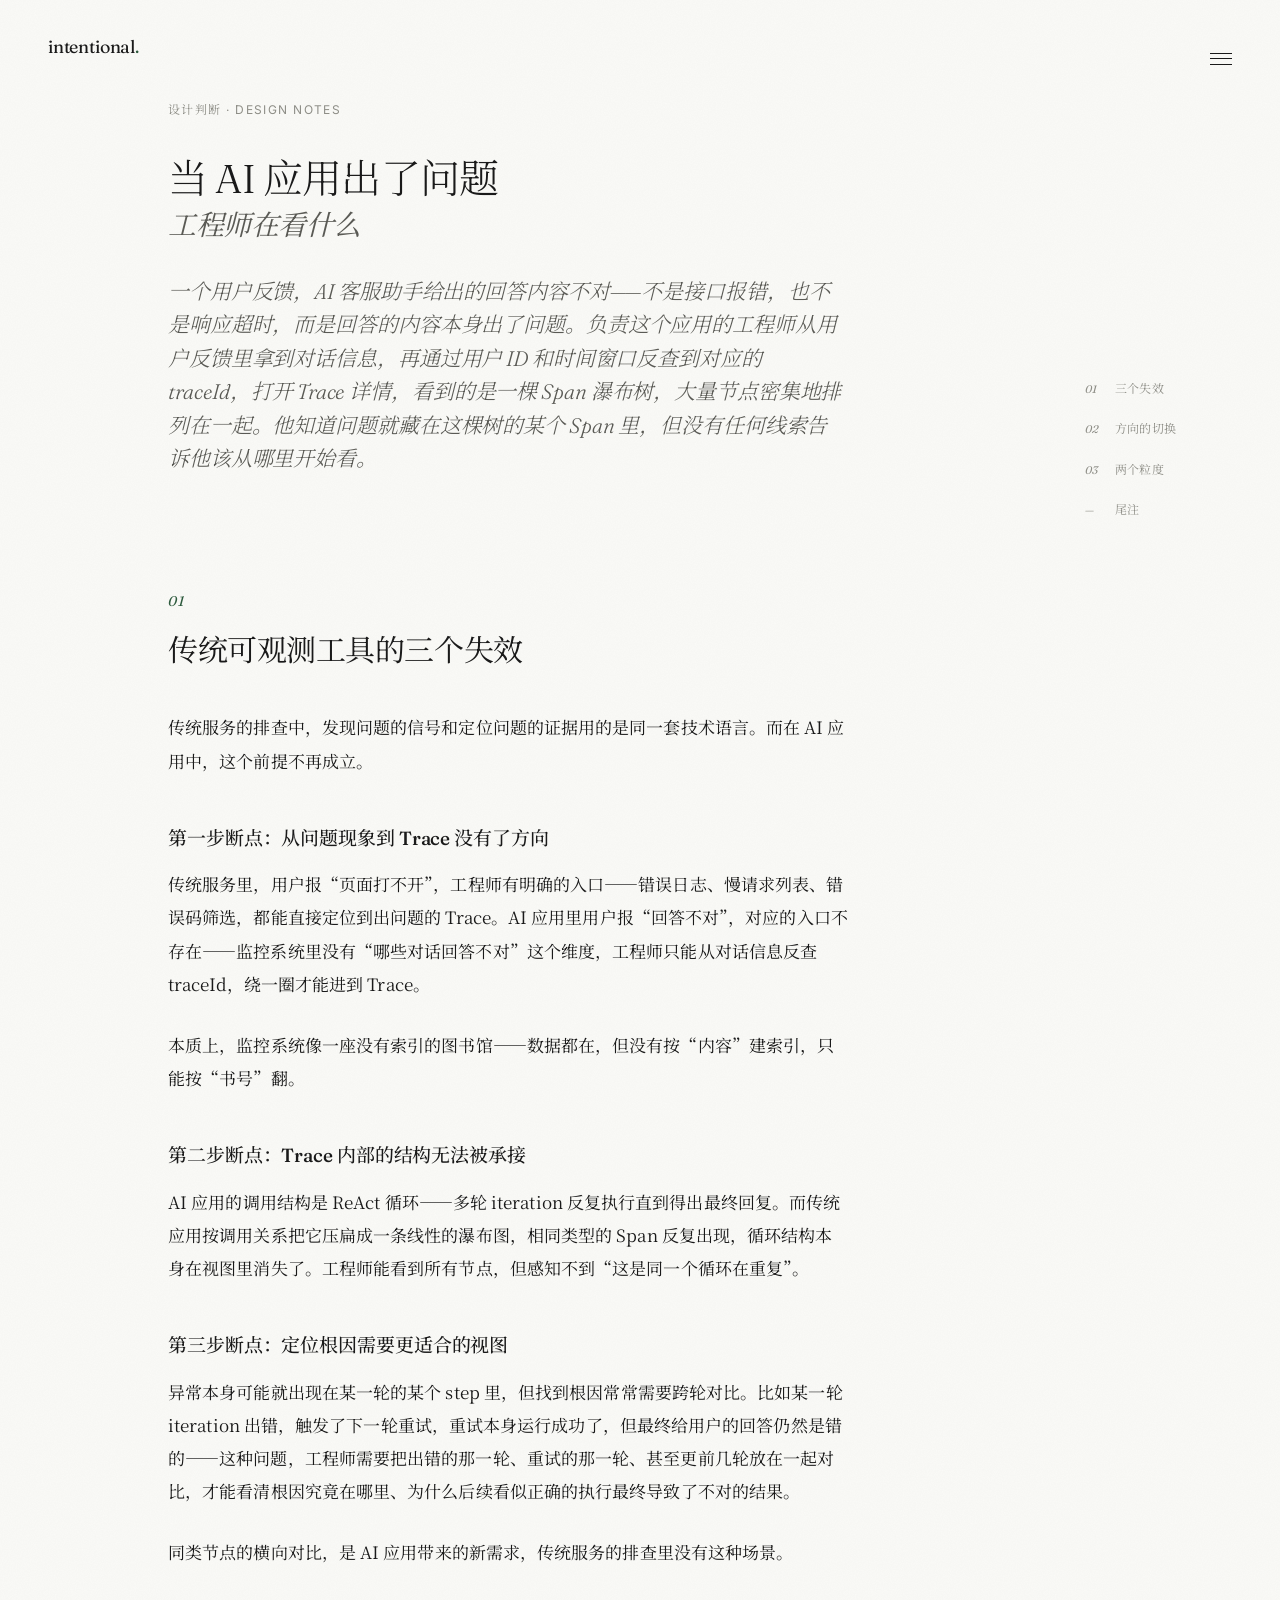
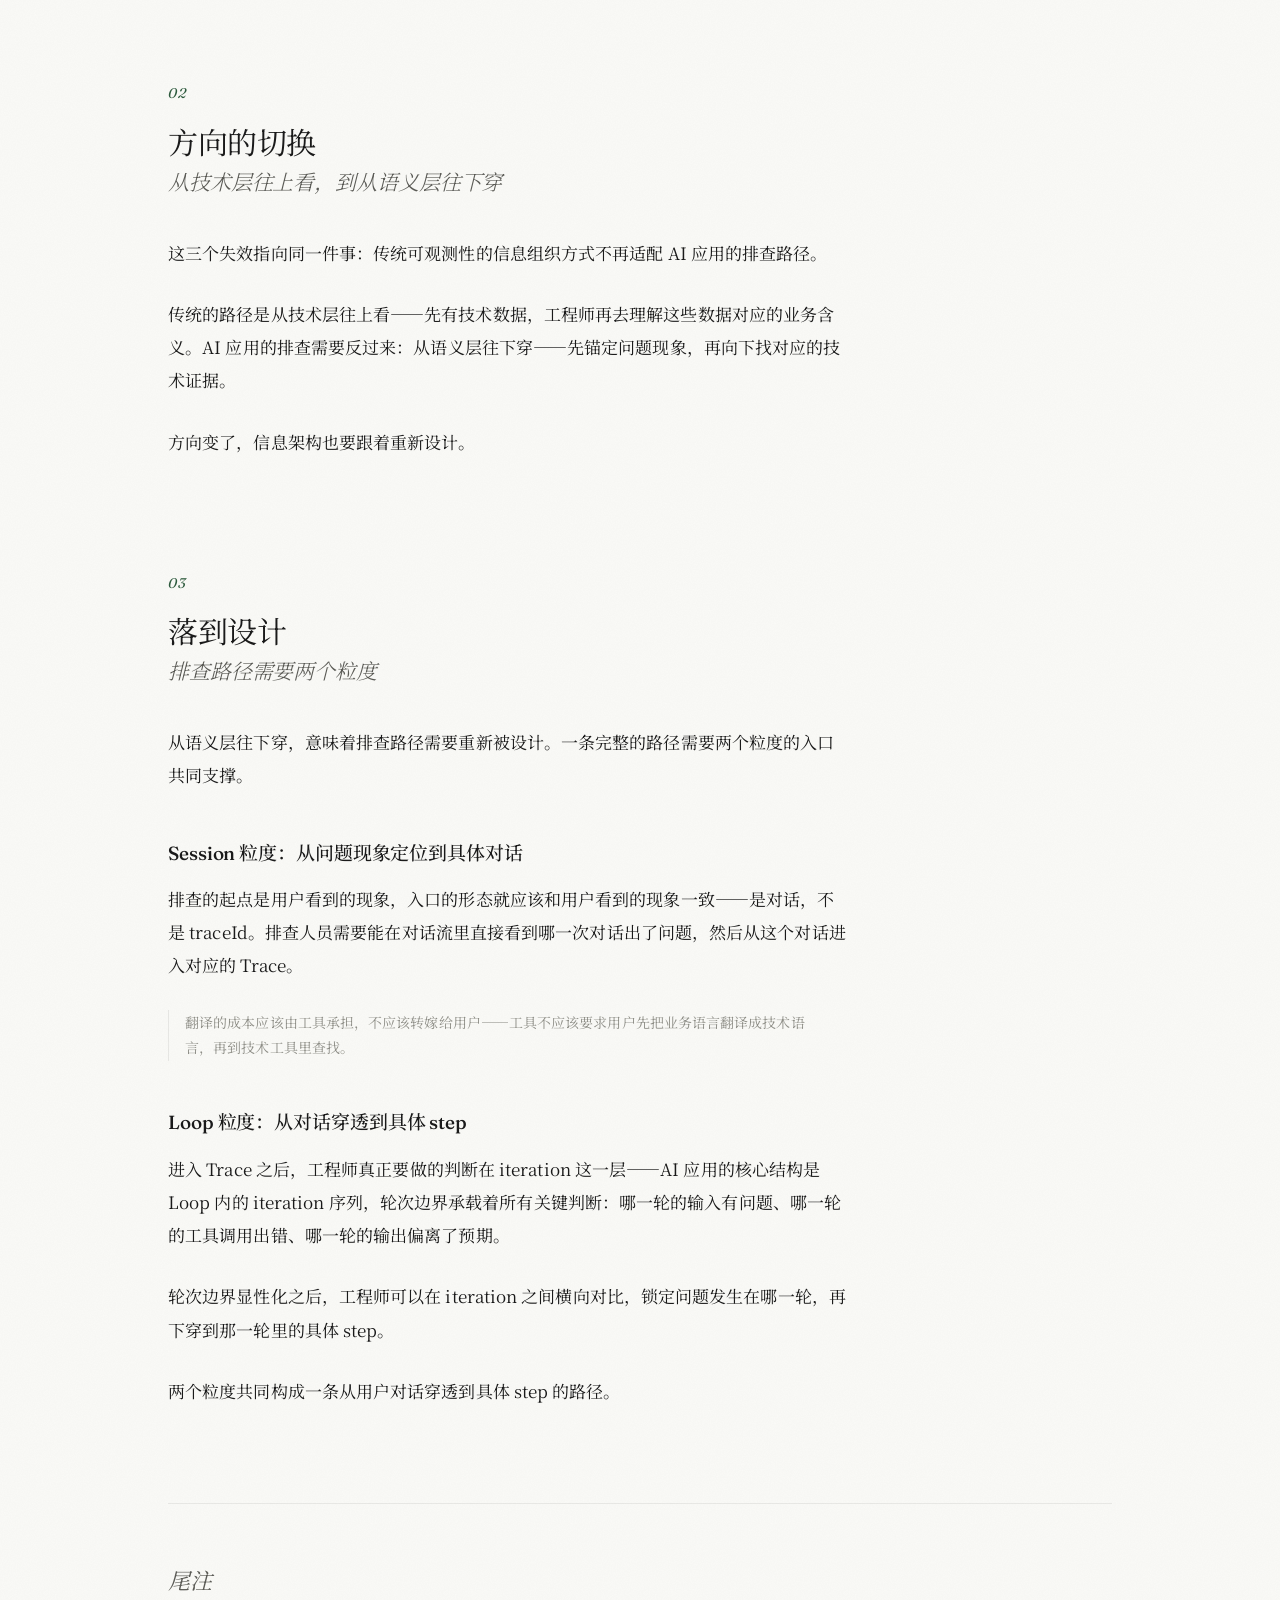
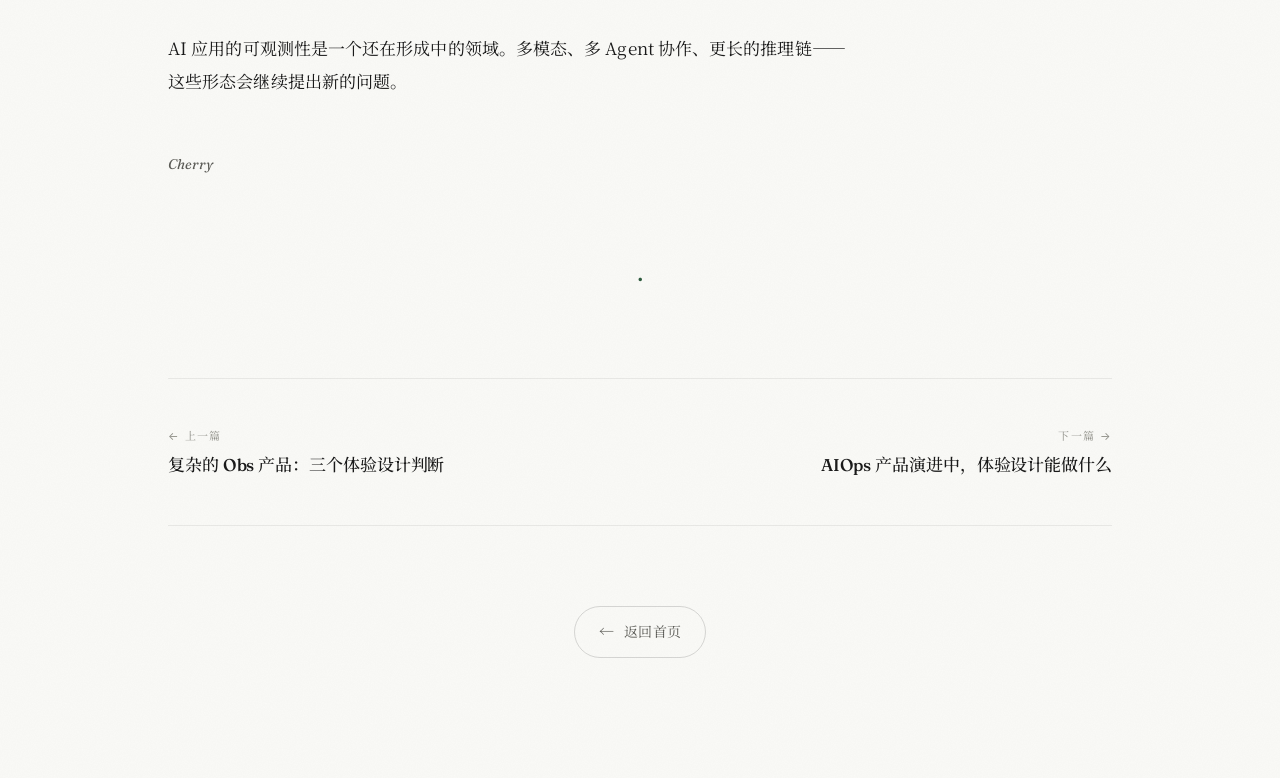
<file: writing/ai-obs-paradigm.html>
<!DOCTYPE html>
<html lang="zh-CN">
<head>
  <meta charset="UTF-8">
  <meta name="viewport" content="width=device-width, initial-scale=1.0">
  <title>当 AI 应用出了问题，工程师在看什么 · Cherry Ye</title>
  <meta name="description" content="AI 应用让传统可观测工具的三个核心假设失效。方向需要从技术层往上看，切换为从语义层往下穿。">
  <link rel="stylesheet" href="../assets/style.css">
</head>
<body id="top" class="article-body" data-progress="true">

  <!-- Navigation -->
  <nav class="nav" id="nav">
    <div class="container nav-inner">
      <a href="../" class="nav-logo">
        <span class="nav-logo-en">intentional<span class="accent-dot">.</span></span>
        <span class="nav-logo-zh">充满意向的设计</span>
      </a>
      <button class="menu-toggle" id="menuToggle" aria-label="打开菜单" aria-expanded="false">
        <span></span>
        <span></span>
        <span></span>
      </button>
    </div>
  </nav>

  <!-- Floating menu overlay -->
  <div class="menu-overlay" id="menuOverlay" aria-hidden="true">
    <span class="menu-label">导航 / Menu</span>

    <div class="menu-center">
      <div class="menu-items">
        <a href="../" class="menu-item">
          <span class="menu-zh">首页</span>
          <span class="menu-en">Home</span>
        </a>
        <a href="../#work" class="menu-item">
          <span class="menu-zh">作品</span>
          <span class="menu-en">Work</span>
        </a>
        <a href="../#writing" class="menu-item">
          <span class="menu-zh">文章</span>
          <span class="menu-en">Writing</span>
        </a>
        <a href="../#about" class="menu-item">
          <span class="menu-zh">关于</span>
          <span class="menu-en">About</span>
        </a>
      </div>
    </div>
  </div>

  <!-- Article TOC (floating right) -->
  <aside class="article-toc" id="articleToc" aria-label="文章导航">
    <ul class="toc-list">
      <li><a href="#judgment-1" class="toc-link" data-target="judgment-1"><span class="toc-num">01</span><span class="toc-text">三个失效</span></a></li>
      <li><a href="#judgment-2" class="toc-link" data-target="judgment-2"><span class="toc-num">02</span><span class="toc-text">方向的切换</span></a></li>
      <li><a href="#judgment-3" class="toc-link" data-target="judgment-3"><span class="toc-num">03</span><span class="toc-text">两个粒度</span></a></li>
      <li><a href="#closing" class="toc-link" data-target="closing"><span class="toc-num">—</span><span class="toc-text">尾注</span></a></li>
    </ul>
  </aside>

  <!-- Article -->
  <article class="article">
    <div class="article-container">

      <!-- Article Meta -->
      <div class="article-meta">
        <span class="article-category">设计判断 · Design Notes</span>
      </div>

      <!-- Title -->
      <h1 class="article-title">
        当 AI 应用出了问题<br>
        <span class="article-title-sub">工程师在看什么</span>
      </h1>

      <!-- Lead paragraph -->
      <p class="article-lead">
        一个用户反馈，AI 客服助手给出的回答内容不对——不是接口报错，也不是响应超时，而是回答的内容本身出了问题。负责这个应用的工程师从用户反馈里拿到对话信息，再通过用户 ID 和时间窗口反查到对应的 traceId，打开 Trace 详情，看到的是一棵 Span 瀑布树，大量节点密集地排列在一起。他知道问题就藏在这棵树的某个 Span 里，但没有任何线索告诉他该从哪里开始看。
      </p>

      <!-- Body -->
      <div class="article-body-content">

        <!-- Part 1 · 三个失效 -->
        <div class="judgment" id="judgment-1">
          <div class="judgment-number">01</div>
          <h2 class="judgment-title">传统可观测工具的三个失效</h2>
        </div>

        <p>传统服务的排查中，发现问题的信号和定位问题的证据用的是同一套技术语言。而在 AI 应用中，这个前提不再成立。</p>

        <h3 class="sub-heading">第一步断点：从问题现象到 Trace 没有了方向</h3>

        <p>传统服务里，用户报“页面打不开”，工程师有明确的入口——错误日志、慢请求列表、错误码筛选，都能直接定位到出问题的 Trace。AI 应用里用户报“回答不对”，对应的入口不存在——监控系统里没有“哪些对话回答不对”这个维度，工程师只能从对话信息反查 traceId，绕一圈才能进到 Trace。</p>

        <p>本质上，监控系统像一座没有索引的图书馆——数据都在，但没有按“内容”建索引，只能按“书号”翻。</p>

        <h3 class="sub-heading">第二步断点：Trace 内部的结构无法被承接</h3>

        <p>AI 应用的调用结构是 ReAct 循环——多轮 iteration 反复执行直到得出最终回复。而传统应用按调用关系把它压扁成一条线性的瀑布图，相同类型的 Span 反复出现，循环结构本身在视图里消失了。工程师能看到所有节点，但感知不到“这是同一个循环在重复”。</p>

        <h3 class="sub-heading">第三步断点：定位根因需要更适合的视图</h3>

        <p>异常本身可能就出现在某一轮的某个 step 里，但找到根因常常需要跨轮对比。比如某一轮 iteration 出错，触发了下一轮重试，重试本身运行成功了，但最终给用户的回答仍然是错的——这种问题，工程师需要把出错的那一轮、重试的那一轮、甚至更前几轮放在一起对比，才能看清根因究竟在哪里、为什么后续看似正确的执行最终导致了不对的结果。</p>

        <p>同类节点的横向对比，是 AI 应用带来的新需求，传统服务的排查里没有这种场景。</p>

        <!-- Part 2 · 方向的切换 -->
        <div class="judgment" id="judgment-2">
          <div class="judgment-number">02</div>
          <h2 class="judgment-title">方向的切换<br><span class="chapter-subtitle">从技术层往上看，到从语义层往下穿</span></h2>
        </div>

        <p>这三个失效指向同一件事：传统可观测性的信息组织方式不再适配 AI 应用的排查路径。</p>

        <p>传统的路径是从技术层往上看——先有技术数据，工程师再去理解这些数据对应的业务含义。AI 应用的排查需要反过来：从语义层往下穿——先锚定问题现象，再向下找对应的技术证据。</p>

        <p>方向变了，信息架构也要跟着重新设计。</p>

        <!-- Part 3 · 两个粒度 -->
        <div class="judgment" id="judgment-3">
          <div class="judgment-number">03</div>
          <h2 class="judgment-title">落到设计<br><span class="chapter-subtitle">排查路径需要两个粒度</span></h2>
        </div>

        <p>从语义层往下穿，意味着排查路径需要重新被设计。一条完整的路径需要两个粒度的入口共同支撑。</p>

        <h3 class="sub-heading">Session 粒度：从问题现象定位到具体对话</h3>

        <p>排查的起点是用户看到的现象，入口的形态就应该和用户看到的现象一致——是对话，不是 traceId。排查人员需要能在对话流里直接看到哪一次对话出了问题，然后从这个对话进入对应的 Trace。</p>

        <p class="aside">翻译的成本应该由工具承担，不应该转嫁给用户——工具不应该要求用户先把业务语言翻译成技术语言，再到技术工具里查找。</p>

        <h3 class="sub-heading">Loop 粒度：从对话穿透到具体 step</h3>

        <p>进入 Trace 之后，工程师真正要做的判断在 iteration 这一层——AI 应用的核心结构是 Loop 内的 iteration 序列，轮次边界承载着所有关键判断：哪一轮的输入有问题、哪一轮的工具调用出错、哪一轮的输出偏离了预期。</p>

        <p>轮次边界显性化之后，工程师可以在 iteration 之间横向对比，锁定问题发生在哪一轮，再下穿到那一轮里的具体 step。</p>

        <p>两个粒度共同构成一条从用户对话穿透到具体 step 的路径。</p>

        <!-- Closing -->
        <div class="article-closing" id="closing">
          <h2 class="closing-title">尾注</h2>
          <p>AI 应用的可观测性是一个还在形成中的领域。多模态、多 Agent 协作、更长的推理链——这些形态会继续提出新的问题。</p>
        </div>

      </div>


      <!-- Byline (放在文末) -->
      <div class="article-byline article-byline-end">
        <span class="byline-author">Cherry</span>
      </div>

      <!-- Article End -->
      <div class="article-end">
        <span class="end-mark">·</span>
      </div>

      <nav class="work-nav" aria-label="文章切换">
        <a href="three-judgments.html" class="work-nav-link work-nav-prev">
          <span class="work-nav-direction">← 上一篇</span>
          <span class="work-nav-title">复杂的 Obs 产品：三个体验设计判断</span>
        </a>
        <a href="ai-for-ops-shift.html" class="work-nav-link work-nav-next">
          <span class="work-nav-direction">下一篇 →</span>
          <span class="work-nav-title">AIOps 产品演进中，体验设计能做什么</span>
        </a>
      </nav>

      <!-- Back to homepage -->
      <div class="article-back">
        <a href="../#writing" class="back-link">
          <span class="back-arrow">←</span>
          <span>返回首页</span>
        </a>
      </div>

    </div>
  </article>

  <script src="../assets/nav.js"></script>
  <script>
    // Menu toggle
    const menuToggle = document.getElementById('menuToggle');
    const menuOverlay = document.getElementById('menuOverlay');

    function openMenu() {
      menuOverlay.classList.add('open');
      menuToggle.classList.add('active');
      menuToggle.setAttribute('aria-expanded', 'true');
      menuOverlay.setAttribute('aria-hidden', 'false');
      document.body.style.overflow = 'hidden';
    }

    function closeMenu() {
      menuOverlay.classList.remove('open');
      menuToggle.classList.remove('active');
      menuToggle.setAttribute('aria-expanded', 'false');
      menuOverlay.setAttribute('aria-hidden', 'true');
      document.body.style.overflow = '';
    }

    menuToggle.addEventListener('click', () => {
      if (menuOverlay.classList.contains('open')) closeMenu();
      else openMenu();
    });

    document.querySelectorAll('.menu-item').forEach(item => {
      item.addEventListener('click', () => {
        setTimeout(closeMenu, 100);
      });
    });

    document.addEventListener('keydown', (e) => {
      if (e.key === 'Escape' && menuOverlay.classList.contains('open')) {
        closeMenu();
      }
    });

    // Article TOC scroll spy
    const tocLinks = document.querySelectorAll('.toc-link');
    const sections = ['judgment-1', 'judgment-2', 'judgment-3', 'closing']
      .map(id => document.getElementById(id))
      .filter(Boolean);

    function updateActiveSection() {
      // Find the section closest to (but past) the top of the viewport
      const scrollPos = window.scrollY + window.innerHeight * 0.3;
      let activeId = null;

      sections.forEach(section => {
        if (section.offsetTop <= scrollPos) {
          activeId = section.id;
        }
      });

      tocLinks.forEach(link => {
        link.classList.toggle('active', link.dataset.target === activeId);
      });
    }

    window.addEventListener('scroll', updateActiveSection, { passive: true });
    updateActiveSection();
  </script>

</body>
</html>
</file>
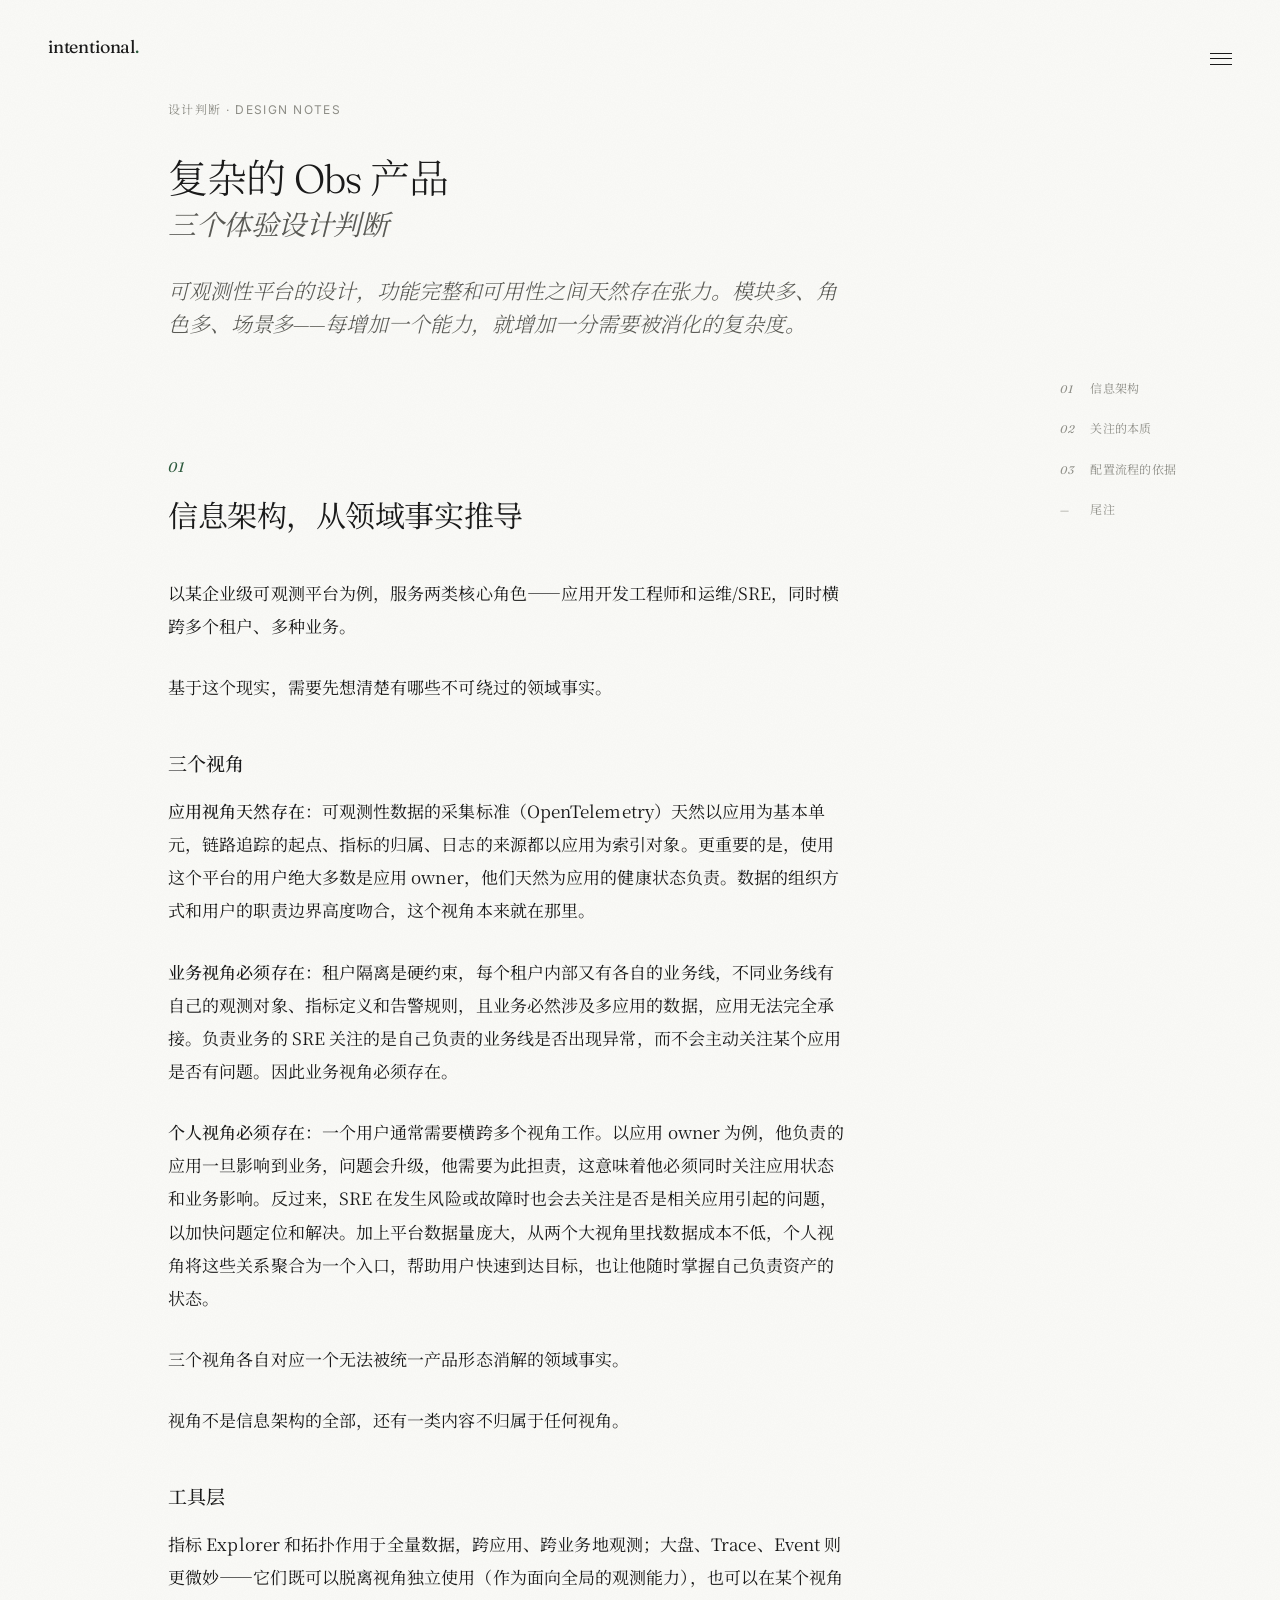
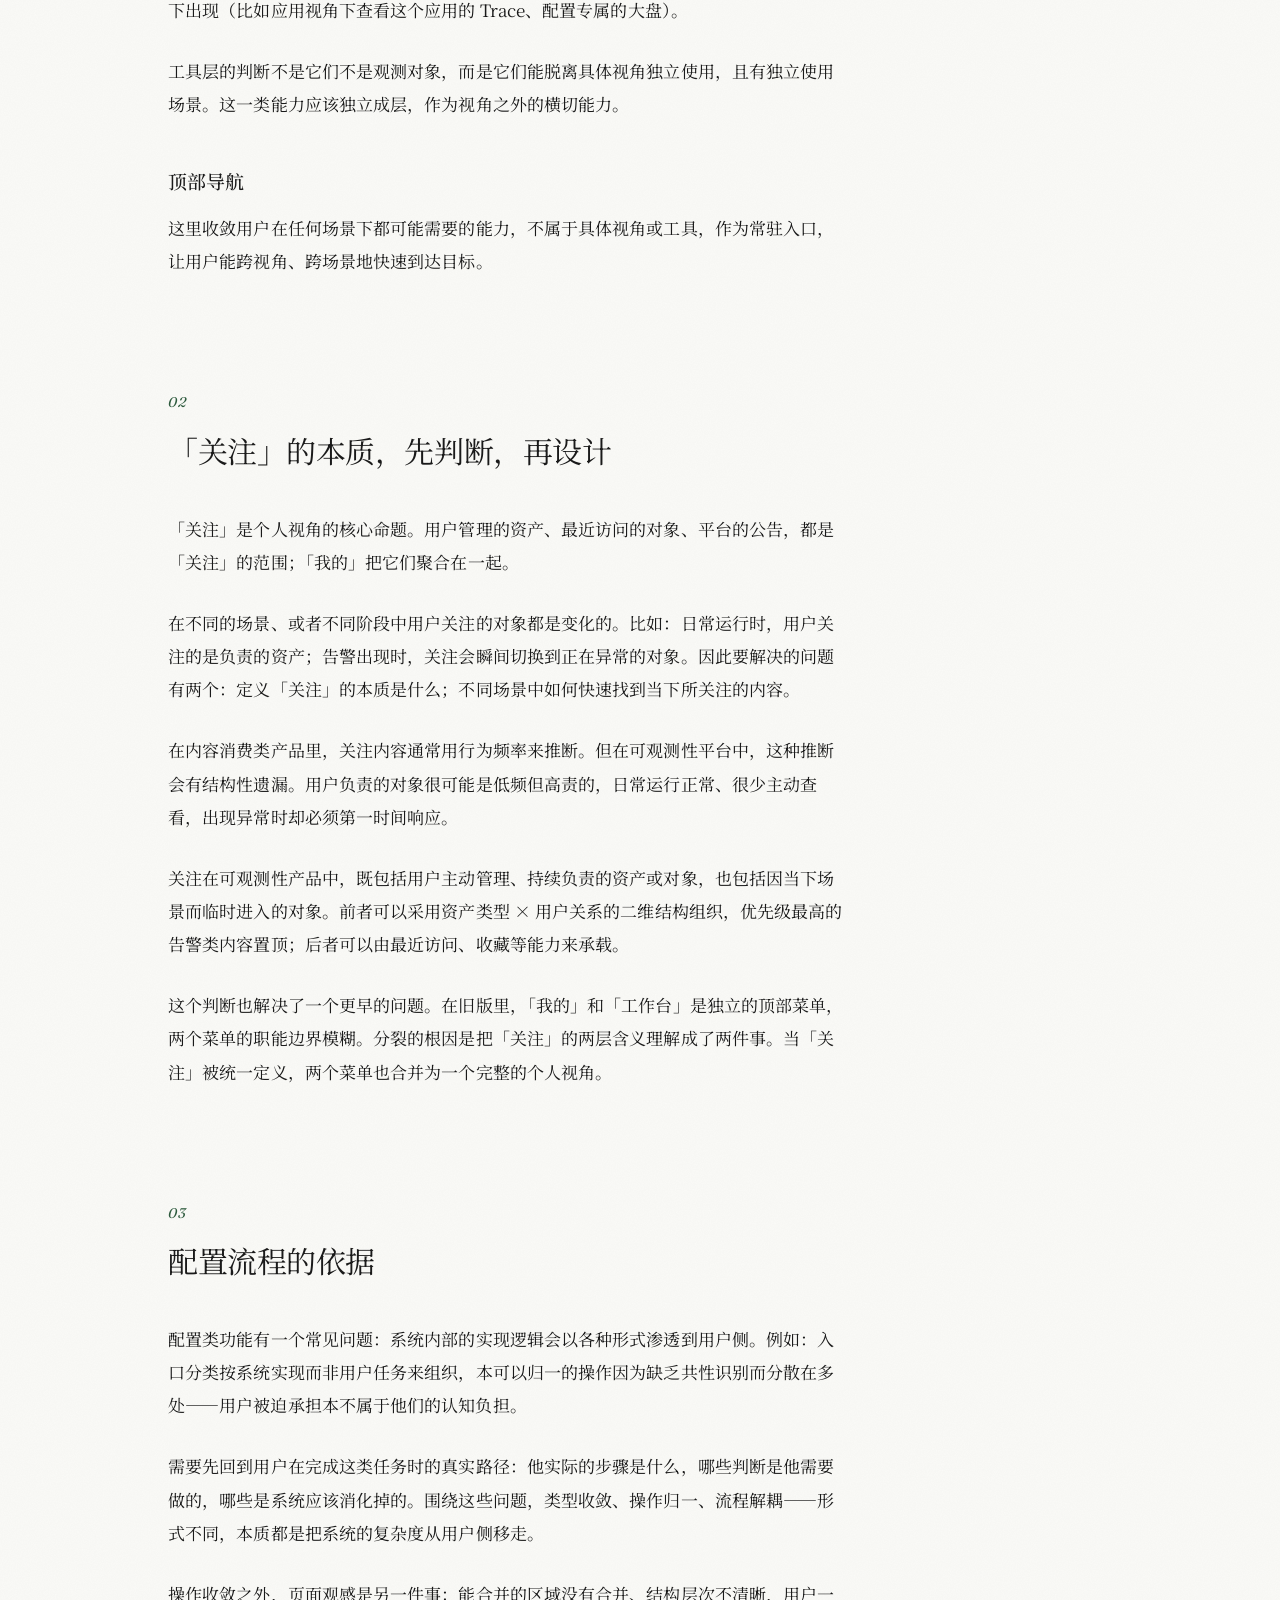
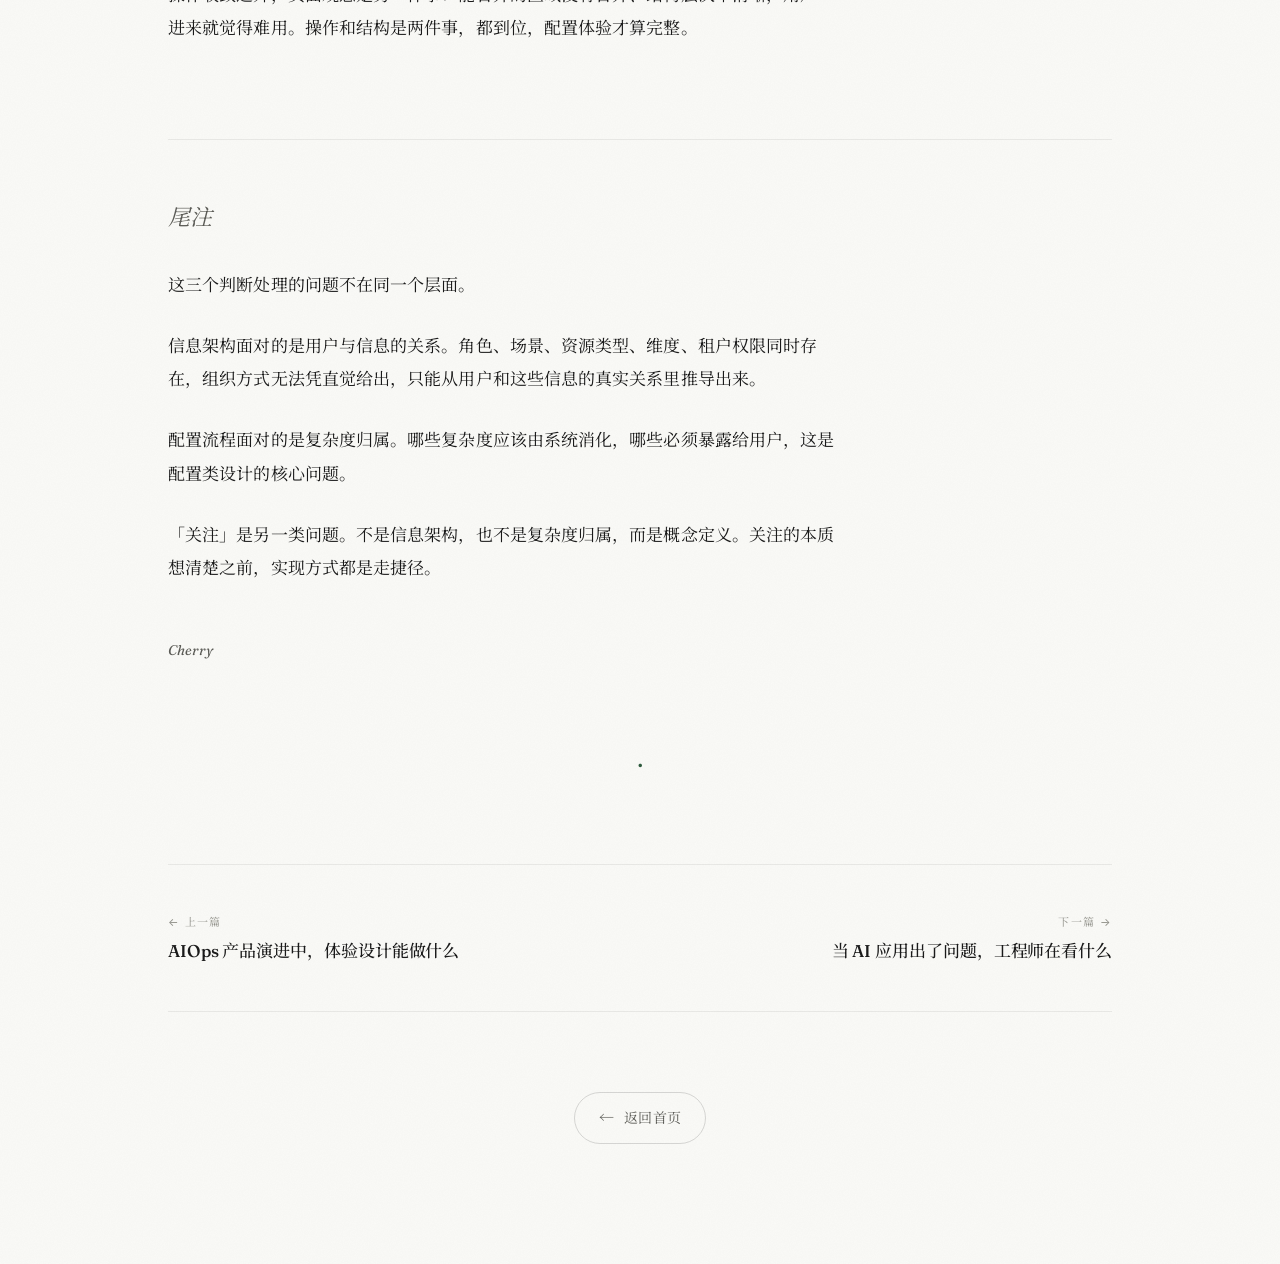
<file: writing/three-judgments.html>
<!DOCTYPE html>
<html lang="zh-CN">
<head>
  <meta charset="UTF-8">
  <meta name="viewport" content="width=device-width, initial-scale=1.0">
  <title>复杂的 Obs 产品：三个体验设计判断 · Cherry Ye</title>
  <meta name="description" content="复杂产品的体验问题，本质上要解决复杂度的分配问题——哪些由系统承担，哪些暴露给用户。">
  <link rel="stylesheet" href="../assets/style.css">
</head>
<body id="top" class="article-body" data-progress="true">

  <!-- Navigation -->
  <nav class="nav" id="nav">
    <div class="container nav-inner">
      <a href="../" class="nav-logo">
        <span class="nav-logo-en">intentional<span class="accent-dot">.</span></span>
        <span class="nav-logo-zh">充满意向的设计</span>
      </a>
      <button class="menu-toggle" id="menuToggle" aria-label="打开菜单" aria-expanded="false">
        <span></span>
        <span></span>
        <span></span>
      </button>
    </div>
  </nav>

  <!-- Floating menu overlay -->
  <div class="menu-overlay" id="menuOverlay" aria-hidden="true">
    <span class="menu-label">导航 / Menu</span>

    <div class="menu-center">
      <div class="menu-items">
        <a href="../" class="menu-item">
          <span class="menu-zh">首页</span>
          <span class="menu-en">Home</span>
        </a>
        <a href="../#work" class="menu-item">
          <span class="menu-zh">作品</span>
          <span class="menu-en">Work</span>
        </a>
        <a href="../#writing" class="menu-item">
          <span class="menu-zh">文章</span>
          <span class="menu-en">Writing</span>
        </a>
        <a href="../#about" class="menu-item">
          <span class="menu-zh">关于</span>
          <span class="menu-en">About</span>
        </a>
      </div>
    </div>
  </div>

  <!-- Article TOC (floating right) -->
  <aside class="article-toc" id="articleToc" aria-label="文章导航">
    <ul class="toc-list">
      <li><a href="#judgment-1" class="toc-link" data-target="judgment-1"><span class="toc-num">01</span><span class="toc-text">信息架构</span></a></li>
      <li><a href="#judgment-2" class="toc-link" data-target="judgment-2"><span class="toc-num">02</span><span class="toc-text">关注的本质</span></a></li>
      <li><a href="#judgment-3" class="toc-link" data-target="judgment-3"><span class="toc-num">03</span><span class="toc-text">配置流程的依据</span></a></li>
      <li><a href="#closing" class="toc-link" data-target="closing"><span class="toc-num">—</span><span class="toc-text">尾注</span></a></li>
    </ul>
  </aside>

  <!-- Article -->
  <article class="article">
    <div class="article-container">

      <!-- Article Meta -->
      <div class="article-meta">
        <span class="article-category">设计判断 · Design Notes</span>
      </div>

      <!-- Title -->
      <h1 class="article-title">
        复杂的 Obs 产品<br>
        <span class="article-title-sub">三个体验设计判断</span>
      </h1>

      <!-- Lead paragraph (新版开篇导语) -->
      <p class="article-lead">
        可观测性平台的设计，功能完整和可用性之间天然存在张力。模块多、角色多、场景多——每增加一个能力，就增加一分需要被消化的复杂度。
      </p>

      <!-- Body -->
      <div class="article-body-content">

        <!-- Judgment 1 -->
        <div class="judgment" id="judgment-1">
          <div class="judgment-number">01</div>
          <h2 class="judgment-title">信息架构，从领域事实推导</h2>
        </div>

        <p>以某企业级可观测平台为例，服务两类核心角色——应用开发工程师和运维/SRE，同时横跨多个租户、多种业务。</p>

        <p>基于这个现实，需要先想清楚有哪些不可绕过的领域事实。</p>

        <h3 class="sub-heading">三个视角</h3>

        <p><strong>应用视角天然存在</strong>：可观测性数据的采集标准（OpenTelemetry）天然以应用为基本单元，链路追踪的起点、指标的归属、日志的来源都以应用为索引对象。更重要的是，使用这个平台的用户绝大多数是应用 owner，他们天然为应用的健康状态负责。数据的组织方式和用户的职责边界高度吻合，这个视角本来就在那里。</p>

        <p><strong>业务视角必须存在</strong>：租户隔离是硬约束，每个租户内部又有各自的业务线，不同业务线有自己的观测对象、指标定义和告警规则，且业务必然涉及多应用的数据，应用无法完全承接。负责业务的 SRE 关注的是自己负责的业务线是否出现异常，而不会主动关注某个应用是否有问题。因此业务视角必须存在。</p>

        <p><strong>个人视角必须存在</strong>：一个用户通常需要横跨多个视角工作。以应用 owner 为例，他负责的应用一旦影响到业务，问题会升级，他需要为此担责，这意味着他必须同时关注应用状态和业务影响。反过来，SRE 在发生风险或故障时也会去关注是否是相关应用引起的问题，以加快问题定位和解决。加上平台数据量庞大，从两个大视角里找数据成本不低，个人视角将这些关系聚合为一个入口，帮助用户快速到达目标，也让他随时掌握自己负责资产的状态。</p>

        <p>三个视角各自对应一个无法被统一产品形态消解的领域事实。</p>

        <p>视角不是信息架构的全部，还有一类内容不归属于任何视角。</p>

        <h3 class="sub-heading">工具层</h3>

        <p>指标 Explorer 和拓扑作用于全量数据，跨应用、跨业务地观测；大盘、Trace、Event 则更微妙——它们既可以脱离视角独立使用（作为面向全局的观测能力），也可以在某个视角下出现（比如应用视角下查看这个应用的 Trace、配置专属的大盘）。</p>

        <p>工具层的判断不是它们不是观测对象，而是它们能脱离具体视角独立使用，且有独立使用场景。这一类能力应该独立成层，作为视角之外的横切能力。</p>

        <h3 class="sub-heading">顶部导航</h3>

        <p>这里收敛用户在任何场景下都可能需要的能力，不属于具体视角或工具，作为常驻入口，让用户能跨视角、跨场景地快速到达目标。</p>

        <!-- Judgment 2 -->
        <div class="judgment" id="judgment-2">
          <div class="judgment-number">02</div>
          <h2 class="judgment-title">「关注」的本质，先判断，再设计</h2>
        </div>

        <p>「关注」是个人视角的核心命题。用户管理的资产、最近访问的对象、平台的公告，都是「关注」的范围；「我的」把它们聚合在一起。</p>

        <p>在不同的场景、或者不同阶段中用户关注的对象都是变化的。比如：日常运行时，用户关注的是负责的资产；告警出现时，关注会瞬间切换到正在异常的对象。因此要解决的问题有两个：定义「关注」的本质是什么；不同场景中如何快速找到当下所关注的内容。</p>

        <p>在内容消费类产品里，关注内容通常用行为频率来推断。但在可观测性平台中，这种推断会有结构性遗漏。用户负责的对象很可能是低频但高责的，日常运行正常、很少主动查看，出现异常时却必须第一时间响应。</p>

        <p>关注在可观测性产品中，既包括用户主动管理、持续负责的资产或对象，也包括因当下场景而临时进入的对象。前者可以采用资产类型 × 用户关系的二维结构组织，优先级最高的告警类内容置顶；后者可以由最近访问、收藏等能力来承载。</p>

        <p>这个判断也解决了一个更早的问题。在旧版里，「我的」和「工作台」是独立的顶部菜单，两个菜单的职能边界模糊。分裂的根因是把「关注」的两层含义理解成了两件事。当「关注」被统一定义，两个菜单也合并为一个完整的个人视角。</p>

        <!-- Judgment 3 -->
        <div class="judgment" id="judgment-3">
          <div class="judgment-number">03</div>
          <h2 class="judgment-title">配置流程的依据</h2>
        </div>

        <p>配置类功能有一个常见问题：系统内部的实现逻辑会以各种形式渗透到用户侧。例如：入口分类按系统实现而非用户任务来组织，本可以归一的操作因为缺乏共性识别而分散在多处——用户被迫承担本不属于他们的认知负担。</p>

        <p>需要先回到用户在完成这类任务时的真实路径：他实际的步骤是什么，哪些判断是他需要做的，哪些是系统应该消化掉的。围绕这些问题，类型收敛、操作归一、流程解耦——形式不同，本质都是把系统的复杂度从用户侧移走。</p>

        <p>操作收敛之外，页面观感是另一件事：能合并的区域没有合并、结构层次不清晰，用户一进来就觉得难用。操作和结构是两件事，都到位，配置体验才算完整。</p>

        <!-- 尾注 -->
        <div class="article-closing" id="closing">
          <h2 class="closing-title">尾注</h2>

          <p>这三个判断处理的问题不在同一个层面。</p>

          <p>信息架构面对的是用户与信息的关系。角色、场景、资源类型、维度、租户权限同时存在，组织方式无法凭直觉给出，只能从用户和这些信息的真实关系里推导出来。</p>

          <p>配置流程面对的是复杂度归属。哪些复杂度应该由系统消化，哪些必须暴露给用户，这是配置类设计的核心问题。</p>

          <p>「关注」是另一类问题。不是信息架构，也不是复杂度归属，而是概念定义。关注的本质想清楚之前，实现方式都是走捷径。</p>
        </div>

      </div>


      <!-- Byline (放在文末) -->
      <div class="article-byline article-byline-end">
        <span class="byline-author">Cherry</span>
      </div>

      <!-- Article End -->
      <div class="article-end">
        <span class="end-mark">·</span>
      </div>

      <nav class="work-nav" aria-label="文章切换">
        <a href="ai-for-ops-shift.html" class="work-nav-link work-nav-prev">
          <span class="work-nav-direction">← 上一篇</span>
          <span class="work-nav-title">AIOps 产品演进中，体验设计能做什么</span>
        </a>
        <a href="ai-obs-paradigm.html" class="work-nav-link work-nav-next">
          <span class="work-nav-direction">下一篇 →</span>
          <span class="work-nav-title">当 AI 应用出了问题，工程师在看什么</span>
        </a>
      </nav>

      <!-- Back to homepage -->
      <div class="article-back">
        <a href="../#writing" class="back-link">
          <span class="back-arrow">←</span>
          <span>返回首页</span>
        </a>
      </div>

    </div>
  </article>

  <script src="../assets/nav.js"></script>
  <script>
    // Menu toggle
    const menuToggle = document.getElementById('menuToggle');
    const menuOverlay = document.getElementById('menuOverlay');

    function openMenu() {
      menuOverlay.classList.add('open');
      menuToggle.classList.add('active');
      menuToggle.setAttribute('aria-expanded', 'true');
      menuOverlay.setAttribute('aria-hidden', 'false');
      document.body.style.overflow = 'hidden';
    }

    function closeMenu() {
      menuOverlay.classList.remove('open');
      menuToggle.classList.remove('active');
      menuToggle.setAttribute('aria-expanded', 'false');
      menuOverlay.setAttribute('aria-hidden', 'true');
      document.body.style.overflow = '';
    }

    menuToggle.addEventListener('click', () => {
      if (menuOverlay.classList.contains('open')) closeMenu();
      else openMenu();
    });

    document.querySelectorAll('.menu-item').forEach(item => {
      item.addEventListener('click', () => {
        setTimeout(closeMenu, 100);
      });
    });

    document.addEventListener('keydown', (e) => {
      if (e.key === 'Escape' && menuOverlay.classList.contains('open')) {
        closeMenu();
      }
    });

    // Article TOC scroll spy
    const tocLinks = document.querySelectorAll('.toc-link');
    const sections = ['judgment-1', 'judgment-2', 'judgment-3', 'closing']
      .map(id => document.getElementById(id))
      .filter(Boolean);

    function updateActiveSection() {
      // Find the section closest to (but past) the top of the viewport
      const scrollPos = window.scrollY + window.innerHeight * 0.3;
      let activeId = null;

      sections.forEach(section => {
        if (section.offsetTop <= scrollPos) {
          activeId = section.id;
        }
      });

      tocLinks.forEach(link => {
        link.classList.toggle('active', link.dataset.target === activeId);
      });
    }

    window.addEventListener('scroll', updateActiveSection, { passive: true });
    updateActiveSection();
  </script>

</body>
</html>
</file>
<file: assets/style.css>
/* ============================================
   Cherry Ye — Personal Site
   ============================================ */

@import url('https://fonts.googleapis.com/css2?family=Fraunces:opsz,wght@9..144,300;9..144,400;9..144,500&family=Inter:wght@400;500&family=Noto+Serif+SC:wght@300;400;500&display=swap');

*, *::before, *::after {
  margin: 0;
  padding: 0;
  box-sizing: border-box;
}

html {
  scroll-behavior: smooth;
  -webkit-font-smoothing: antialiased;
  -moz-osx-font-smoothing: grayscale;
}

body {
  font-family: 'Inter', 'Noto Serif SC', -apple-system, BlinkMacSystemFont, sans-serif;
  font-size: 15px;
  line-height: 1.7;
  color: #1a1a1a;
  background-color: #fafaf7;
  background-image: url("data:image/svg+xml;utf8,<svg xmlns='http://www.w3.org/2000/svg' width='200' height='200'><filter id='n'><feTurbulence type='fractalNoise' baseFrequency='0.85' numOctaves='2' stitchTiles='stitch'/><feColorMatrix values='0 0 0 0 0.1, 0 0 0 0 0.1, 0 0 0 0 0.1, 0 0 0 0.025 0'/></filter><rect width='100%25' height='100%25' filter='url(%23n)'/></svg>");
}

:root {
  --text-primary: #1a1a1a;
  --text-secondary: #5a5a55;
  --text-tertiary: #8e8e87;
  --bg-primary: #fafaf7;
  --bg-elevated: #ffffff;
  --border: rgba(26, 26, 26, 0.08);
  --border-strong: rgba(26, 26, 26, 0.16);
  --accent: #2d5a3d;
  --serif: 'Fraunces', 'Noto Serif SC', Georgia, serif;
  --sans: 'Inter', 'Noto Serif SC', -apple-system, sans-serif;
  --container: 880px;
  --gutter: clamp(24px, 5vw, 48px);
}

.container {
  max-width: var(--container);
  margin: 0 auto;
  padding: 0 var(--gutter);
}

/* === Navigation === */
.nav {
  padding: 32px 0;
  position: fixed;
  top: 0;
  left: 0;
  right: 0;
  background: transparent;
  z-index: 100;
  border-bottom: 0.5px solid transparent;
  transform: translateY(0);
  transition: transform 0.35s ease, background 0.3s, border-color 0.3s;
}

/* Hidden state: 向下滚动时藏起来 */
.nav.hidden {
  transform: translateY(-100%);
}

.nav.scrolled {
  background-color: #fafaf7;
  background-image: url("data:image/svg+xml;utf8,<svg xmlns='http://www.w3.org/2000/svg' width='200' height='200'><filter id='n'><feTurbulence type='fractalNoise' baseFrequency='0.85' numOctaves='2' stitchTiles='stitch'/><feColorMatrix values='0 0 0 0 0.1, 0 0 0 0 0.1, 0 0 0 0 0.1, 0 0 0 0.025 0'/></filter><rect width='100%25' height='100%25' filter='url(%23n)'/></svg>");
  border-bottom-color: var(--border);
}

/* Hover trigger zone: 桌面端鼠标移到顶部 80px 区域唤醒导航 */
.nav-hover-zone {
  position: fixed;
  top: 0;
  left: 0;
  right: 0;
  height: 80px;
  z-index: 99;
  pointer-events: auto;
}

/* === Reading progress bar === */
.reading-progress {
  position: fixed;
  top: 0;
  left: 0;
  height: 1.5px;
  width: 0%;
  background: var(--accent);
  opacity: 0.5;
  z-index: 101;
  transition: width 0.1s linear;
  pointer-events: none;
}

/* Navigation spans full viewport width (logo left, menu right)
   override the .container max-width inside .nav */
.nav .container {
  max-width: none;
  padding: 0 clamp(20px, 4vw, 48px);
}

.nav-inner {
  display: flex;
  justify-content: space-between;
  align-items: baseline;
}

.nav-logo {
  display: inline-flex;
  align-items: baseline;
  text-decoration: none;
  cursor: pointer;
}

.nav-logo-en {
  font-family: var(--serif);
  font-size: clamp(17px, 1.4vw, 21px);
  font-weight: 400;
  letter-spacing: -0.01em;
  color: var(--text-primary);
}

/* === Theme accent: green dot and dash === */
.accent-dot,
.accent-dash {
  color: var(--accent);
}

.nav-logo-zh {
  font-size: 11.5px;
  color: var(--text-tertiary);
  letter-spacing: 0.01em;
  white-space: nowrap;
  overflow: hidden;
  max-width: 0;
  opacity: 0;
  margin-left: 0;
  transition:
    max-width 0.5s cubic-bezier(0.16, 1, 0.3, 1),
    opacity 0.35s ease 0.1s,
    margin-left 0.5s cubic-bezier(0.16, 1, 0.3, 1);
}

.nav-logo:hover .nav-logo-zh {
  max-width: 200px;
  opacity: 1;
  margin-left: 12px;
}

/* Mobile: keep logo minimal, no Chinese reveal on touch devices */
@media (hover: none) {
  .nav-logo-zh {
    display: none;
  }
}

/* === Menu icon === */
.menu-toggle {
  display: flex;
  flex-direction: column;
  gap: 5px;
  padding: 8px;
  margin-right: -8px;
  background: transparent;
  border: 0;
  cursor: pointer;
  position: relative;
  z-index: 110; /* above overlay */
}

.menu-toggle span {
  display: block;
  width: 22px;
  height: 0.5px;
  background: var(--text-primary);
  transition: all 0.3s ease;
}

.menu-toggle.active span:nth-child(1) {
  transform: translateY(5.5px) rotate(45deg);
}

.menu-toggle.active span:nth-child(2) {
  opacity: 0;
}

.menu-toggle.active span:nth-child(3) {
  transform: translateY(-5.5px) rotate(-45deg);
}

/* === Floating menu overlay === */
.menu-overlay {
  position: fixed;
  top: 80px;
  left: 16px;
  right: 16px;
  bottom: 16px;
  background: rgba(250, 250, 247, 0.82);
  backdrop-filter: saturate(180%) blur(24px);
  -webkit-backdrop-filter: saturate(180%) blur(24px);
  border: 0.5px solid rgba(26, 26, 26, 0.06);
  border-radius: 18px;
  z-index: 105;
  box-shadow:
    0 1px 1px rgba(26, 26, 26, 0.02),
    0 8px 24px rgba(26, 26, 26, 0.04);
  display: flex;
  flex-direction: column;
  opacity: 0;
  visibility: hidden;
  transform: translateY(-8px);
  transition: opacity 0.35s cubic-bezier(0.16, 1, 0.3, 1),
              transform 0.35s cubic-bezier(0.16, 1, 0.3, 1),
              visibility 0s linear 0.35s;
}

.menu-overlay.open {
  opacity: 1;
  visibility: visible;
  transform: translateY(0);
  transition: opacity 0.35s cubic-bezier(0.16, 1, 0.3, 1),
              transform 0.35s cubic-bezier(0.16, 1, 0.3, 1),
              visibility 0s linear 0s;
}

.menu-label {
  font-size: 11px;
  letter-spacing: 0.12em;
  text-transform: uppercase;
  color: var(--text-tertiary);
  padding: 24px 28px;
}

.menu-center {
  flex: 1;
  display: flex;
  flex-direction: column;
  justify-content: center;
  align-items: center;
  padding: 0 28px 56px;
}

.menu-items {
  display: flex;
  flex-direction: column;
  width: 100%;
  max-width: 300px;
}

.menu-item {
  display: flex;
  align-items: baseline;
  gap: 10px;
  padding: 16px 4px;
  border-bottom: 0.5px solid rgba(26, 26, 26, 0.08);
  text-decoration: none;
  color: inherit;
  cursor: pointer;
  transition: padding 0.3s ease;
}

.menu-item:last-child {
  border-bottom: 0;
}

.menu-item:hover {
  padding-left: 12px;
}

.menu-zh {
  font-family: var(--serif);
  font-size: 22px;
  font-weight: 400;
  letter-spacing: -0.01em;
  color: var(--text-primary);
  line-height: 1.2;
}

.menu-en {
  font-family: var(--serif);
  font-size: 12px;
  font-style: italic;
  font-weight: 400;
  color: var(--text-tertiary);
  letter-spacing: 0.04em;
  position: relative;
  top: -2px;
}

/* === Hero === */
.hero {
  padding: 120px 0 88px;
  position: relative;
}

.hero-eyebrow {
  font-size: 12px;
  letter-spacing: 0.12em;
  text-transform: uppercase;
  color: var(--text-tertiary);
  margin-bottom: 40px;
  display: flex;
  align-items: center;
  gap: 12px;
}

.hero-eyebrow::before {
  content: '';
  width: 24px;
  height: 0.5px;
  background: var(--text-tertiary);
}

.hero-headline {
  font-family: var(--serif);
  font-size: clamp(34px, 5.5vw, 56px);
  font-weight: 300;
  line-height: 1.18;
  letter-spacing: -0.025em;
  color: var(--text-primary);
  margin-bottom: 36px;
  max-width: 720px;
}

.hero-headline em {
  font-style: italic;
  font-weight: 400;
  margin-left: 0.25em;
}

.hero-sub {
  font-size: 16px;
  line-height: 1.85;
  color: var(--text-secondary);
  max-width: 600px;
  margin-bottom: 48px;
}

.hero-tags {
  display: flex;
  gap: 8px;
  flex-wrap: wrap;
  margin-bottom: 64px;
}

.tag {
  font-size: 12px;
  padding: 6px 14px;
  border: 0.5px solid var(--border-strong);
  border-radius: 100px;
  color: var(--text-secondary);
  letter-spacing: 0.02em;
}

/* === Latest article === */
.latest {
  display: inline-flex;
  align-items: center;
  gap: 14px;
  padding: 14px 22px 14px 18px;
  background: var(--bg-elevated);
  border: 0.5px solid var(--border);
  border-radius: 100px;
  text-decoration: none;
  color: inherit;
  transition: all 0.25s ease;
  max-width: 100%;
}

.latest:hover {
  border-color: var(--border-strong);
  transform: translateY(-1px);
}

.latest-label {
  font-size: 11px;
  letter-spacing: 0.1em;
  text-transform: uppercase;
  color: var(--text-tertiary);
  padding-right: 14px;
  border-right: 0.5px solid var(--border);
  white-space: nowrap;
}

.latest-title {
  font-size: 14px;
  color: var(--text-primary);
  white-space: nowrap;
  overflow: hidden;
  text-overflow: ellipsis;
}

.latest-arrow {
  font-size: 14px;
  color: var(--text-tertiary);
  transition: transform 0.25s;
}

.latest:hover .latest-arrow {
  transform: translateX(3px);
  color: var(--text-primary);
}

/* === Sections === */
.section {
  padding: 96px 0;
  border-top: 0.5px solid var(--border);
}

.section-header {
  display: flex;
  align-items: baseline;
  justify-content: space-between;
  margin-bottom: 56px;
  flex-wrap: wrap;
  gap: 16px;
}

.section-label {
  font-size: 12px;
  letter-spacing: 0.12em;
  text-transform: uppercase;
  color: var(--text-tertiary);
}

.section-intro {
  font-family: var(--serif);
  font-size: 15px;
  font-weight: 300;
  color: var(--text-secondary);
  max-width: 420px;
  text-align: right;
  line-height: 1.65;
  letter-spacing: 0.01em;
}

/* === Work === */
.work-list { display: grid; gap: 0; }

.work-item {
  padding: 40px 0;
  border-top: 0.5px solid var(--border);
  display: grid;
  grid-template-columns: 120px 1fr 180px 24px;
  gap: 32px;
  align-items: center;
  text-decoration: none;
  color: inherit;
  transition: opacity 0.25s;
  position: relative;
}

.work-item:last-child { border-bottom: 0.5px solid var(--border); }

.work-item::before {
  content: '';
  position: absolute;
  left: -16px;
  top: 0;
  bottom: 0;
  width: 2px;
  background: var(--text-primary);
  opacity: 0;
  transition: opacity 0.25s;
}

.work-item:hover::before { opacity: 1; }
.work-item:hover .work-title { transform: translateX(4px); }
.work-item:hover .work-thumb { transform: translateY(-2px); border-color: var(--border-strong); }

.work-meta {
  display: flex;
  flex-direction: column;
  gap: 10px;
  padding-top: 4px;
}

.work-type {
  font-size: 12px;
  color: var(--text-tertiary);
  letter-spacing: 0.04em;
  text-transform: uppercase;
}

.work-status {
  font-size: 11px;
  padding: 3px 10px;
  border-radius: 100px;
  background: rgba(26, 26, 26, 0.05);
  color: var(--text-secondary);
  align-self: flex-start;
  letter-spacing: 0.02em;
}

.work-status.live {
  background: rgba(33, 92, 51, 0.08);
  color: #2d5a3d;
}

.work-content { min-width: 0; }

.work-title {
  font-family: var(--serif);
  font-size: 26px;
  font-weight: 400;
  line-height: 1.25;
  color: var(--text-primary);
  margin-bottom: 14px;
  letter-spacing: -0.015em;
  transition: transform 0.25s ease;
}

.work-desc {
  font-size: 14.5px;
  line-height: 1.7;
  color: var(--text-secondary);
}

.work-desc strong {
  display: inline-block;
  margin-top: 4px;
  font-weight: 400;
  color: #7a7a74;
}

.work-thumb {
  width: 100%;
  aspect-ratio: 16 / 10;
  border-radius: 6px;
  background: var(--bg-elevated);
  border: 0.5px solid var(--border);
  overflow: hidden;
  position: relative;
  transition: all 0.3s ease;
}

.work-thumb img {
  width: 100%;
  height: 100%;
  object-fit: cover;
  display: block;
}

/* Placeholder for missing images */
.work-thumb-placeholder {
  width: 100%;
  height: 100%;
  display: flex;
  align-items: center;
  justify-content: center;
  font-size: 11px;
  color: var(--text-tertiary);
  letter-spacing: 0.04em;
  text-transform: uppercase;
  background: repeating-linear-gradient(
    45deg,
    transparent,
    transparent 8px,
    rgba(26,26,26,0.025) 8px,
    rgba(26,26,26,0.025) 16px
  );
}

.work-arrow {
  font-family: var(--serif);
  font-size: 20px;
  color: var(--text-tertiary);
  transition: all 0.25s;
}

.work-item:hover .work-arrow {
  color: var(--text-primary);
  transform: translate(2px, -2px);
}

/* === Writing === */
.writing-list { display: grid; gap: 0; }

.writing-item {
  padding: 28px 0;
  border-top: 0.5px solid var(--border);
  display: grid;
  grid-template-columns: 1fr auto;
  gap: 24px;
  align-items: center;
  text-decoration: none;
  color: inherit;
  transition: all 0.25s;
}

.writing-item:last-child { border-bottom: 0.5px solid var(--border); }
.writing-item:hover { transform: translateY(-2px); }
.writing-item:hover .writing-title { color: var(--text-secondary); }

.writing-title {
  font-family: var(--serif);
  font-size: 20px;
  font-weight: 400;
  line-height: 1.35;
  color: var(--text-primary);
  margin-bottom: 6px;
  letter-spacing: -0.01em;
  transition: color 0.25s;
}

.writing-sub {
  font-size: 13px;
  color: var(--text-tertiary);
  letter-spacing: 0.02em;
}

.writing-status {
  font-size: 11px;
  padding: 3px 10px;
  border-radius: 100px;
  background: rgba(26, 26, 26, 0.05);
  color: var(--text-secondary);
  letter-spacing: 0.02em;
  white-space: nowrap;
}

.writing-status.new {
  background: rgba(33, 92, 51, 0.08);
  color: #2d5a3d;
}

/* === Design Philosophy === */
.philosophy {
  padding: 16px 0 64px;
  margin-bottom: 64px;
  border-bottom: 0.5px solid var(--border);
}

.philosophy-label {
  font-size: 12px;
  letter-spacing: 0.12em;
  text-transform: uppercase;
  color: var(--text-tertiary);
  margin-bottom: 32px;
  display: flex;
  align-items: center;
  gap: 12px;
}

.philosophy-label::before {
  content: '';
  width: 24px;
  height: 0.5px;
  background: var(--text-tertiary);
}

.philosophy-keyword {
  font-family: var(--serif);
  font-size: clamp(40px, 5vw, 56px);
  font-weight: 300;
  letter-spacing: -0.03em;
  color: var(--text-primary);
  margin-bottom: 48px;
  line-height: 1;
}

.philosophy-process {
  display: flex;
  flex-direction: column;
  gap: 6px;
  max-width: 520px;
}

.process-line {
  font-family: var(--serif);
  font-size: 22px;
  font-weight: 300;
  line-height: 1.55;
  color: var(--text-primary);
  letter-spacing: -0.005em;
}

.process-line.last {
  font-style: italic;
  font-weight: 400;
  color: #2d5a3d;
  margin-top: 8px;
}

/* === About === */
.about-grid {
  display: grid;
  grid-template-columns: 1fr 1fr;
  gap: 80px;
}

.about-block h3 {
  font-size: 12px;
  letter-spacing: 0.12em;
  text-transform: uppercase;
  color: var(--text-tertiary);
  font-weight: 400;
  margin-bottom: 24px;
}

.exp-item {
  margin-bottom: 24px;
  padding-bottom: 24px;
  border-bottom: 0.5px solid var(--border);
}

.exp-item:last-child {
  border-bottom: 0;
  margin-bottom: 0;
  padding-bottom: 0;
}

.exp-role {
  font-family: var(--serif);
  font-size: 17px;
  font-weight: 400;
  color: var(--text-primary);
  margin-bottom: 4px;
  letter-spacing: -0.005em;
}

.exp-meta {
  font-size: 13px;
  color: var(--text-tertiary);
  line-height: 1.6;
}

.skills-text {
  font-size: 14.5px;
  line-height: 1.85;
  color: var(--text-secondary);
}

.skills-text strong {
  font-weight: 500;
  color: var(--text-primary);
}

.skills-learning {
  font-size: 13px;
  color: var(--text-tertiary);
  letter-spacing: 0.01em;
}

.skills-divider {
  height: 0.5px;
  background: var(--border);
  margin: 24px 0;
}

.edu-text {
  font-size: 13px;
  line-height: 1.8;
  color: var(--text-tertiary);
}

/* === Footer === */
.footer {
  padding: 80px 0 56px;
  border-top: 0.5px solid var(--border);
}

.footer-pitch {
  font-family: var(--serif);
  font-size: clamp(20px, 2.4vw, 24px);
  font-weight: 300;
  line-height: 1.5;
  color: var(--text-primary);
  margin-bottom: 48px;
  max-width: 600px;
  letter-spacing: -0.005em;
}

.footer-row {
  display: flex;
  justify-content: space-between;
  align-items: baseline;
  flex-wrap: wrap;
  gap: 24px;
}

.footer-contact {
  display: flex;
  gap: 32px;
  align-items: baseline;
  flex-wrap: wrap;
}

.footer-contact a {
  font-size: 14px;
  color: var(--text-primary);
  text-decoration: none;
  border-bottom: 0.5px solid var(--border-strong);
  padding-bottom: 2px;
  transition: border-color 0.2s;
}

.footer-contact a:hover { border-color: var(--text-primary); }

.footer-note {
  font-size: 12px;
  color: var(--text-tertiary);
  letter-spacing: 0.02em;
}

/* === Section transition === */
.transition {
  padding: 80px 0;
  display: flex;
  flex-direction: column;
  align-items: flex-start;
  gap: 24px;
  border-top: 0.5px solid var(--border);
}

.transition-mark {
  width: 24px;
  height: 0.5px;
  background: var(--text-tertiary);
}

.transition-text {
  font-family: var(--serif);
  font-size: 18px;
  font-style: italic;
  font-weight: 300;
  line-height: 1.6;
  color: #8a8a82;
  max-width: 480px;
  letter-spacing: -0.005em;
}

.transition-arrow {
  font-family: var(--serif);
  font-size: 18px;
  color: var(--text-tertiary);
  margin-top: 4px;
}

/* The section right after a transition should not duplicate the top border */
.container:has(.transition) + .section {
  border-top: 0;
}

/* ============================================
   Article Page (文章详情页)
   ============================================ */

.article-body {
  /* 文章页背景与首页完全一致 */
}

.article {
  padding: 96px 0 120px;
}

/* Article container:
   - 外层版心 1040px，给图、标题撑满的空间
   - 正文段落（.article-body-content > p）保持 680px 阅读宽度
   - 文字不占满全行，向左偏移，留出右侧呼吸空间 */
.article-container {
  max-width: 1040px;
  margin: 0 auto;
  padding: 0 var(--gutter);
}

/* 正文段落与子标题：保持窄行宽，左对齐（不居中）
   产生编辑式"轴线偏左"的版面 */
.article-body-content > p,
.article-body-content .sub-heading,
.article-closing > p {
  max-width: 680px;
  margin-left: 0;
  margin-right: 0;
}

/* === Article Meta === */
.article-meta {
  margin-bottom: 32px;
}

.article-category {
  font-size: 12px;
  letter-spacing: 0.12em;
  text-transform: uppercase;
  color: var(--text-tertiary);
}

/* === Title === */
.article-title {
  font-family: var(--serif);
  font-size: clamp(28px, 3.5vw, 40px);
  font-weight: 300;
  line-height: 1.25;
  letter-spacing: -0.02em;
  color: var(--text-primary);
  margin-bottom: 32px;
  max-width: 720px;
}

/* 作品页标题独立放大 —— 让作品名成为视觉雕塑 */
.work-detail .article-title {
  font-size: clamp(44px, 7.5vw, 84px);
  line-height: 1.1;
  letter-spacing: -0.03em;
  max-width: 900px;
  margin-bottom: 40px;
}

.article-title-sub {
  font-style: italic;
  font-weight: 400;
  color: var(--text-secondary);
  display: block;
  margin-top: 4px;
  font-size: 0.7em;
  letter-spacing: -0.015em;
}

/* === Lead === */
.article-lead {
  font-family: var(--serif);
  font-size: 21px;
  font-weight: 300;
  font-style: italic;
  line-height: 1.6;
  color: var(--text-secondary);
  margin-bottom: 40px;
  letter-spacing: -0.005em;
  max-width: 680px;
}

/* === Stage status line (work hero) === */
.article-status-line {
  font-family: var(--sans);
  font-size: 13px;
  line-height: 1.7;
  color: var(--text-tertiary);
  letter-spacing: 0.01em;
  margin-top: -24px;
  margin-bottom: 44px;
  max-width: 680px;
}
.article-status-line .status-done,
.article-status-line .status-wip {
  font-weight: 500;
  color: var(--text-secondary);
  margin-right: 7px;
}
.article-status-line .status-done::before {
  content: "";
  display: inline-block;
  width: 5px;
  height: 5px;
  border-radius: 50%;
  background: var(--accent);
  margin-right: 7px;
  vertical-align: middle;
}
.article-status-line .status-wip::before {
  content: "";
  display: inline-block;
  width: 5px;
  height: 5px;
  border-radius: 50%;
  border: 1px solid var(--border-strong);
  margin-right: 7px;
  vertical-align: middle;
}
.article-status-line .status-sep {
  color: var(--border-strong);
  margin: 0 6px;
}

/* === Byline === */
.article-byline {
  display: flex;
  align-items: baseline;
  gap: 10px;
  font-size: 13px;
  color: var(--text-tertiary);
  letter-spacing: 0.02em;
  padding-bottom: 56px;
  border-bottom: 0.5px solid var(--border);
  margin-bottom: 64px;
}

.byline-author {
  font-family: var(--serif);
  font-size: 15px;
  font-weight: 500;
  color: var(--text-primary);
  letter-spacing: -0.005em;
}

.byline-sep {
  color: var(--text-tertiary);
}

.byline-date {
  font-size: 13px;
}

/* === Byline at end of article === */
.article-byline-end {
  border-bottom: 0;
  padding-bottom: 0;
  margin-bottom: 0;
  margin-top: 56px;
  justify-content: flex-start;
}

.article-byline-end .byline-author {
  font-style: italic;
  font-weight: 400;
  color: var(--text-secondary);
  font-size: 14px;
}

.article-byline-end .byline-date {
  color: var(--text-tertiary);
  font-size: 12px;
}

/* === Body content === */
.article-body-content {
  font-family: 'Noto Serif SC', 'Fraunces', Georgia, serif;
  font-size: 17px;
  line-height: 1.95;
  color: var(--text-primary);
  letter-spacing: 0.005em;
}

.article-body-content p {
  margin-bottom: 28px;
}

.article-body-content p strong {
  font-weight: 500;
  color: var(--text-primary);
}

/* === Article list (编辑式列表，用 "—" 作 marker，无缩进) === */
.article-body-content ul.article-list {
  list-style: none;
  padding-left: 0;
  margin: -8px 0 28px;
  max-width: 680px;
}

.article-body-content ul.article-list > li {
  font-family: var(--serif);
  font-size: 17px;
  line-height: 1.75;
  color: var(--text-primary);
  position: relative;
  padding-left: 24px;
  margin-bottom: 12px;
  letter-spacing: -0.005em;
}

.article-body-content ul.article-list > li::before {
  content: "—";
  position: absolute;
  left: 0;
  top: 0;
  color: var(--text-tertiary);
}

/* === Judgment headers (01 / 02 / 03) === */
.judgment {
  margin: 88px 0 40px;
  padding-top: 24px;
  max-width: 820px;
}

.judgment-number {
  font-family: var(--serif);
  font-size: 14px;
  font-weight: 400;
  font-style: italic;
  color: var(--accent);
  letter-spacing: 0.04em;
  margin-bottom: 16px;
}

.judgment-title {
  font-family: var(--serif);
  font-size: 30px;
  font-weight: 400;
  line-height: 1.3;
  letter-spacing: -0.015em;
  color: var(--text-primary);
  margin: 0;
}

/* === Callout (左侧暗绿色竖线引用块) === */
.article-callout {
  font-family: var(--serif);
  font-size: 18px;
  font-weight: 400;
  line-height: 1.7;
  color: var(--text-primary);
  border-left: 2px solid var(--accent);
  padding: 8px 0 8px 24px;
  margin: 40px 0 40px;
  font-style: normal;
  letter-spacing: -0.005em;
}

/* === Closing === */
.article-closing {
  margin-top: 96px;
  padding-top: 56px;
  border-top: 0.5px solid var(--border);
}

.closing-title {
  font-family: var(--serif);
  font-size: 22px;
  font-weight: 400;
  font-style: italic;
  color: var(--text-secondary);
  margin: 0 0 28px;
  letter-spacing: -0.005em;
}

.article-emphasis {
  font-family: var(--serif);
  font-size: 19px;
  font-weight: 400;
  line-height: 1.7;
  color: var(--text-primary);
  border-left: 2px solid var(--accent);
  padding: 8px 0 8px 24px;
  margin: 36px 0;
  letter-spacing: -0.005em;
}

/* === Article End mark === */
.article-end {
  margin: 80px 0 56px;
  text-align: center;
}

.end-mark {
  font-family: var(--serif);
  font-size: 24px;
  color: var(--accent);
}

/* === Back link === */
.article-back {
  display: flex;
  justify-content: center;
  padding-top: 24px;
}

.back-link {
  display: inline-flex;
  align-items: center;
  gap: 10px;
  font-size: 14px;
  color: var(--text-secondary);
  text-decoration: none;
  letter-spacing: 0.02em;
  padding: 12px 24px;
  border: 0.5px solid var(--border-strong);
  border-radius: 100px;
  transition: all 0.25s;
}

.back-link:hover {
  border-color: var(--text-primary);
  color: var(--text-primary);
  transform: translateX(-2px);
}

.back-arrow {
  font-family: var(--serif);
  font-size: 15px;
  transition: transform 0.25s;
}

.back-link:hover .back-arrow {
  transform: translateX(-3px);
}

/* === Article TOC (floating right anchor nav) === */
.article-toc {
  position: fixed;
  top: 50%;
  right: max(32px, calc((100vw - 680px) / 2 - 200px));
  transform: translateY(-50%);
  z-index: 50;
  pointer-events: auto;
}

.toc-list {
  list-style: none;
  margin: 0;
  padding: 0;
  display: flex;
  flex-direction: column;
  gap: 4px;
}

.toc-list li {
  list-style: none;
}

.toc-link {
  display: flex;
  align-items: baseline;
  gap: 12px;
  padding: 8px 4px;
  text-decoration: none;
  font-size: 12px;
  color: var(--text-tertiary);
  letter-spacing: 0.02em;
  transition: all 0.25s;
  position: relative;
}

.toc-num {
  font-family: var(--serif);
  font-size: 11px;
  font-style: italic;
  color: var(--text-tertiary);
  letter-spacing: 0.04em;
  min-width: 18px;
  transition: color 0.25s;
}

.toc-text {
  font-size: 12px;
  letter-spacing: 0.02em;
  transition: color 0.25s;
}

.toc-link:hover {
  padding-left: 12px;
}

.toc-link:hover .toc-text,
.toc-link:hover .toc-num {
  color: var(--text-primary);
}

.toc-link.active .toc-num {
  color: var(--accent);
  font-style: italic;
  font-weight: 500;
}

.toc-link.active .toc-text {
  color: var(--text-primary);
  font-weight: 500;
}

/* Hide TOC on narrower viewports where there's no room */
@media (max-width: 1100px) {
  .article-toc {
    display: none;
  }
}

/* ============================================
   Work Detail Page (作品详情页)
   继承文章页的字体和排版，添加图片节奏元素
   ============================================ */

/* Project meta row */
.work-meta-row {
  display: flex;
  gap: 10px;
  align-items: baseline;
  flex-wrap: wrap;
}

.meta-divider {
  color: var(--text-tertiary);
  font-size: 12px;
}

.meta-status {
  font-size: 11px;
  padding: 2px 10px;
  border-radius: 100px;
  background: rgba(33, 92, 51, 0.08);
  color: var(--accent);
  letter-spacing: 0.02em;
}

.meta-time {
  font-size: 12px;
  letter-spacing: 0.06em;
  color: var(--text-tertiary);
  text-transform: uppercase;
}

/* Chapter subtitle (smaller line below number+title) */
.chapter-subtitle {
  display: block;
  font-style: italic;
  font-weight: 300;
  font-size: 0.7em;
  color: var(--text-secondary);
  margin-top: 6px;
  letter-spacing: -0.005em;
}

/* Sub heading inside chapter */
.sub-heading {
  font-family: var(--serif);
  font-size: 19px;
  font-weight: 500;
  line-height: 1.4;
  color: var(--text-primary);
  margin: 48px 0 16px;
  letter-spacing: -0.005em;
}

/* === Figures (image/diagram containers) === */
.work-hero {
  margin: 56px 0 80px;
}

.work-figure {
  margin: 64px 0;
  /* 默认是容器宽度（1040px max） */
}

/* 让宽图明确撑满（其实就是当前默认行为，但保留语义） */
.work-figure-wide {
  width: 100%;
}

/* 让普通图限制在 680px 内并左对齐 */
.work-figure-narrow {
  max-width: 680px;
  margin-left: 0;
  margin-right: 0;
}

/* 让某图靠右对齐（突破规整感） */
.work-figure-right {
  max-width: 720px;
  margin-left: auto;
  margin-right: 0;
}

.figure-caption {
  font-family: var(--serif);
  font-size: 13px;
  font-style: italic;
  color: var(--text-tertiary);
  margin-top: 12px;
  line-height: 1.5;
  letter-spacing: 0;
  text-align: center;
}

/* === Hero image placeholder === */
.hero-placeholder {
  width: 100%;
  aspect-ratio: 16/9;
  border-radius: 8px;
  background: var(--bg-elevated);
  border: 0.5px solid var(--border);
  position: relative;
  display: flex;
  align-items: center;
  justify-content: center;
  overflow: hidden;
}

.hero-placeholder::before {
  content: '';
  position: absolute;
  inset: 0;
  background-image: repeating-linear-gradient(
    45deg,
    transparent,
    transparent 10px,
    rgba(26, 26, 26, 0.025) 10px,
    rgba(26, 26, 26, 0.025) 20px
  );
}

.placeholder-label {
  font-size: 12px;
  color: var(--text-tertiary);
  letter-spacing: 0.06em;
  text-transform: uppercase;
  position: relative;
  z-index: 1;
}

/* === Compare diagram (传统 vs AI) === */
.diagram-compare {
  display: grid;
  grid-template-columns: 1fr 1fr;
  gap: 24px;
  padding: 36px 24px;
  background: var(--bg-elevated);
  border: 0.5px solid var(--border);
  border-radius: 8px;
}

@media (max-width: 720px) {
  .diagram-compare {
    grid-template-columns: 1fr;
    padding: 24px 20px;
  }
}

.diagram-side {
  display: flex;
  flex-direction: column;
  gap: 16px;
}

.diagram-side-label {
  font-size: 11px;
  letter-spacing: 0.12em;
  text-transform: uppercase;
  color: var(--text-tertiary);
  text-align: center;
}

.diagram-content {
  background: var(--bg-primary);
  border-radius: 6px;
  padding: 20px 16px;
  flex: 1;
  display: flex;
  flex-direction: column;
  justify-content: center;
  min-height: 180px;
}

.diagram-spans {
  display: flex;
  flex-direction: column;
  gap: 6px;
  margin-bottom: 16px;
}

.span-bar {
  height: 6px;
  border-radius: 2px;
  background: rgba(26, 26, 26, 0.18);
}

.span-bar.mini {
  height: 4px;
  flex: 1;
  background: rgba(26, 26, 26, 0.18);
}

.span-bar.mini.accent {
  background: rgba(33, 92, 51, 0.5);
}

.span-bar.mini.accent-warn {
  background: rgba(168, 109, 49, 0.55);
}

.diagram-loops {
  display: flex;
  flex-direction: column;
  gap: 10px;
  margin-bottom: 16px;
}

.loop-row {
  display: flex;
  align-items: center;
  gap: 12px;
}

.loop-label {
  font-size: 10px;
  color: var(--text-tertiary);
  letter-spacing: 0.04em;
  min-width: 60px;
}

.loop-bars {
  display: flex;
  gap: 4px;
  flex: 1;
  padding-left: 8px;
  border-left: 1px solid rgba(33, 92, 51, 0.25);
}

.diagram-note {
  font-family: var(--serif);
  font-size: 11.5px;
  font-style: italic;
  color: var(--text-tertiary);
  text-align: center;
  letter-spacing: -0.005em;
  line-height: 1.5;
}

/* === Funnel diagram (下穿路径) === */
.diagram-funnel {
  padding: 0;
  display: flex;
  flex-direction: column;
  align-items: flex-start;
  gap: 8px;
  max-width: 480px;
  margin-left: 0;
}

.funnel-level {
  display: flex;
  align-items: center;
  gap: 16px;
  padding: 14px 20px;
  background: var(--bg-elevated);
  border-radius: 6px;
  width: 100%;
  border: 0.5px solid var(--border);
}

.funnel-level-1 { }
.funnel-level-2 { margin-left: 24px; }
.funnel-level-3 {
  margin-left: 48px;
  border-color: rgba(33, 92, 51, 0.35);
}

.funnel-icon {
  font-size: 18px;
  width: 28px;
  text-align: center;
  opacity: 0.7;
}

.funnel-info { flex: 1; }

.funnel-name {
  font-family: var(--serif);
  font-size: 15px;
  font-weight: 500;
  color: var(--text-primary);
  letter-spacing: -0.005em;
  margin-bottom: 2px;
}

.funnel-desc {
  font-size: 12px;
  color: var(--text-tertiary);
  letter-spacing: 0.01em;
}

.funnel-arrow {
  font-family: var(--serif);
  font-size: 11px;
  font-style: italic;
  color: var(--accent);
  letter-spacing: 0.04em;
  padding-left: 12px;
}

/* Placeholder chapter (尚未完成的章节) */
.chapter-placeholder + .placeholder-text {
  font-family: var(--serif);
  font-size: 14px;
  font-style: italic;
  color: var(--text-tertiary);
  background: rgba(26, 26, 26, 0.025);
  padding: 24px 28px;
  border-radius: 6px;
  border-left: 2px dashed var(--border-strong);
  margin: 24px 0 56px;
  line-height: 1.7;
}

/* TOC variant for work pages
   - 作品页版心 1040px，锚点位置要相应右移
   - 视口宽度增大时，锚点和作品内容的留白也跟着增大 */
.work-toc {
  right: max(32px, calc((100vw - 1040px) / 2 - 80px));
}

/* === 衬线层级图（取代 emoji funnel） === */
.diagram-levels {
  max-width: 520px;
  margin-left: 0;
  padding: 8px 0;
}

.level {
  display: flex;
  align-items: flex-start;
  gap: 20px;
  padding: 14px 0;
}

.level-1 { padding-left: 0; }
.level-2 { padding-left: 28px; }
.level-3 { padding-left: 56px; }

.level-marker {
  font-family: var(--serif);
  font-size: 11px;
  font-style: italic;
  color: var(--text-tertiary);
  letter-spacing: 0.06em;
  min-width: 24px;
  padding-top: 4px;
}

.level-marker.accent {
  color: var(--accent);
}

.level-content {
  flex: 1;
}

.level-name {
  font-family: var(--serif);
  font-size: 17px;
  font-weight: 500;
  color: var(--text-primary);
  letter-spacing: -0.005em;
  margin-bottom: 4px;
}

.level-desc {
  font-size: 13px;
  color: var(--text-tertiary);
  letter-spacing: 0.01em;
  line-height: 1.55;
}

.level-connector {
  display: flex;
  align-items: center;
  gap: 10px;
  margin: 0;
  padding: 0;
}

.level-1 + .level-connector { padding-left: 12px; }
.level-2 + .level-connector { padding-left: 40px; }

.connector-line {
  display: inline-block;
  width: 0.5px;
  height: 20px;
  background: var(--text-tertiary);
}

.connector-text {
  font-family: var(--serif);
  font-size: 11px;
  font-style: italic;
  color: var(--text-tertiary);
  letter-spacing: 0.04em;
}

/* === Aside paragraph: 辅助说明段落（信息分层）===
   默认小字浅灰，hover 时字色加深 —— 让"快速浏览"和"深度阅读"各取所需 */
.article-body-content p.aside,
.article-closing p.aside {
  font-size: 14px;
  line-height: 1.85;
  color: var(--text-tertiary);
  padding-left: 16px;
  border-left: 0.5px solid var(--border);
  margin: 12px 0 28px;
  max-width: 640px;
  transition: color 0.3s, border-left-color 0.3s;
}

.article-body-content p.aside:hover,
.article-closing p.aside:hover {
  color: var(--text-secondary);
  border-left-color: var(--text-tertiary);
}

/* === Aside 内的文章引用链接：保持灰度，仅靠下划线提示可点击 === */
.aside-link {
  color: inherit;
  text-decoration: underline;
  text-decoration-thickness: 0.5px;
  text-underline-offset: 3px;
  text-decoration-color: var(--text-tertiary);
  transition: color 0.3s, text-decoration-color 0.3s;
}
.aside-link:hover {
  color: var(--text-primary);
  text-decoration-color: var(--text-secondary);
}

/* === Real screenshots inside work-figure === */
.work-figure img {
  display: block;
  width: 100%;
  height: auto;
  border-radius: 0;
  border: none;
  box-shadow: none;
}

/* === Work figure clean: 无阴影、无背景，融进文案的图（用于信息图、SVG 等）=== */
.work-figure-clean {
  margin: 32px 0;
}

.work-figure-clean img {
  box-shadow: none;
}

/* 黑色背景图片用 multiply 混合模式，在白色页面上消除黑底 */
.work-figure-blend img {
  box-shadow: none;
  mix-blend-mode: multiply;
}

/* === IA Workflow: 工作链段（带绿色左线 + 14px 灰色字）=== */
.ia-workflow {
  font-family: var(--sans);
  font-size: 14px !important;
  line-height: 2.0 !important;
  color: #555 !important;
  border-left: 2px solid #2d5a3d;
  padding-left: 16px;
  margin: 28px 0;
  max-width: 680px;
  letter-spacing: 0;
}

/* === IA 章节的顶部导航弹窗组合：三个独立 figure，横向排列 === */
/* === IA 章节的 wireframe 草图：撑满版心、无阴影，黑色背景为图本身的一部分 === */
.work-figure-wireframe {
  margin: 64px 0;
}

.work-figure-wireframe img {
  width: 100%;
  height: auto;
  display: block;
  box-shadow: none !important;
  filter: none !important;
  border-radius: 0;
}

/* === Figure with tinted background (data/diagram images) === */
.work-figure-tinted {
  background: rgba(0, 0, 0, 0.02);
  padding: 40px;
  box-sizing: border-box;
  border-radius: 18px;
}
.work-figure-tinted img {
  box-shadow: none !important;
}

/* === Figure pending (placeholder for missing image) === */
.work-figure-pending { width: 100%; }

/* === Scenario matrix diagram (SVG, inline) === */
.scenario-matrix {
  width: 100%;
  margin: 56px 0;
}
.scenario-matrix svg {
  display: block;
  width: 100%;
  height: auto;
}

.figure-pending {
  width: 100%;
  aspect-ratio: 16/8;
  background: rgba(26, 26, 26, 0.02);
  border: 0.5px dashed var(--border-strong);
  border-radius: 6px;
  display: flex;
  flex-direction: column;
  align-items: center;
  justify-content: center;
  gap: 10px;
}

.pending-label {
  font-size: 11px;
  letter-spacing: 0.14em;
  text-transform: uppercase;
  color: var(--text-tertiary);
}

.pending-note {
  font-family: var(--serif);
  font-size: 14px;
  font-style: italic;
  color: var(--text-tertiary);
  letter-spacing: -0.005em;
}

/* === Work nav (prev/next) === */
.work-nav {
  display: grid;
  grid-template-columns: 1fr 1fr;
  gap: 32px;
  margin: 80px 0 56px;
  padding: 40px 0;
  border-top: 0.5px solid var(--border);
  border-bottom: 0.5px solid var(--border);
}

.work-nav-link {
  display: flex;
  flex-direction: column;
  gap: 8px;
  text-decoration: none;
  padding: 8px 0;
  transition: transform 0.25s;
}

.work-nav-prev { text-align: left; }
.work-nav-next { text-align: right; }

.work-nav-direction {
  font-size: 11px;
  letter-spacing: 0.12em;
  text-transform: uppercase;
  color: var(--text-tertiary);
  transition: color 0.25s;
}

.work-nav-title {
  font-family: var(--serif);
  font-size: 17px;
  font-weight: 500;
  color: var(--text-primary);
  letter-spacing: -0.005em;
  line-height: 1.4;
  transition: color 0.25s;
}

.work-nav-link:hover .work-nav-direction {
  color: var(--accent);
}

.work-nav-prev:hover { transform: translateX(-4px); }
.work-nav-next:hover { transform: translateX(4px); }

@media (max-width: 720px) {
  .work-nav {
    grid-template-columns: 1fr;
    gap: 32px;
  }
  .work-nav-next { text-align: left; }
}

/* === Work figure trio: 三图横排（小图组合）=== */
.work-figure-trio {
  margin: 32px 0 64px;
}

.figure-pending-trio {
  display: grid;
  grid-template-columns: repeat(3, 1fr);
  gap: 14px;
}

.figure-pending-small {
  aspect-ratio: 4 / 3;
  padding: 16px;
  gap: 6px;
}

.figure-pending-small .pending-label {
  font-size: 10px;
}

.figure-pending-small .pending-note {
  font-size: 12px;
}

@media (max-width: 640px) {
  .figure-pending-trio {
    grid-template-columns: 1fr;
    gap: 12px;
  }
}

/* === More modules expandable section === */
.more-modules {
  margin: 80px 0 0;
  padding: 24px 0 0;
  border-top: 0.5px solid var(--border);
  max-width: 720px;
}

.more-modules-summary {
  list-style: none;
  cursor: pointer;
  display: inline-flex;
  align-items: center;
  gap: 10px;
  font-family: var(--serif);
  font-style: italic;
  font-size: 15px;
  color: var(--text-secondary);
  user-select: none;
  transition: color 0.2s;
  padding: 4px 0;
}

/* 去掉浏览器默认的 marker */
.more-modules-summary::-webkit-details-marker {
  display: none;
}

.more-modules-summary:hover {
  color: var(--text-primary);
}

.more-modules-arrow {
  font-style: normal;
  font-size: 11px;
  color: var(--accent);
  transition: transform 0.25s ease;
  display: inline-block;
}

/* 展开时箭头旋转 */
.more-modules[open] .more-modules-arrow {
  transform: rotate(90deg);
}

/* 展开后的内容区 */
.more-modules-list {
  margin-top: 32px;
  animation: fadeInDown 0.35s ease;
}

@keyframes fadeInDown {
  from {
    opacity: 0;
    transform: translateY(-8px);
  }
  to {
    opacity: 1;
    transform: translateY(0);
  }
}

.more-modules-intro {
  font-family: var(--serif);
  font-style: italic;
  font-size: 15px;
  color: var(--text-tertiary);
  margin: 0 0 24px;
}

.modules-dl {
  margin: 0;
}

.modules-dl dt {
  font-family: var(--serif);
  font-size: 17px;
  font-weight: 400;
  color: var(--text-primary);
  margin-top: 24px;
  display: flex;
  align-items: baseline;
  gap: 14px;
  flex-wrap: wrap;
}

.modules-dl dt:first-child {
  margin-top: 0;
}

.modules-dl dd {
  font-size: 14.5px;
  line-height: 1.75;
  color: var(--text-secondary);
  margin: 6px 0 0;
  padding-left: 0;
}

.module-tag {
  font-family: var(--sans, 'Inter', sans-serif);
  font-style: normal;
  font-size: 10.5px;
  letter-spacing: 0.08em;
  text-transform: uppercase;
  color: var(--text-tertiary);
  padding: 2px 8px;
  border: 0.5px solid var(--border);
  border-radius: 2px;
  font-weight: 400;
}

/* === Work article link (文末引导到文章页) === */
.work-article-link {
  margin: 80px 0 0;
  padding: 32px 0 0;
  border-top: 0.5px solid var(--border);
  max-width: 720px;
}

.work-article-link > p {
  font-family: var(--serif);
  font-style: italic;
  font-size: 15px;
  color: var(--text-secondary);
  margin: 0 0 16px;
}

.article-link-pill {
  display: inline-flex;
  align-items: baseline;
  gap: 12px;
  text-decoration: none;
  color: var(--text-primary);
  font-family: var(--serif);
  font-size: 19px;
  line-height: 1.4;
  transition: color 0.2s, gap 0.2s;
  padding: 4px 0;
  border-bottom: 0.5px solid transparent;
}

.article-link-pill:hover {
  color: var(--accent);
  gap: 16px;
  border-bottom-color: var(--accent);
}

.article-link-pill .link-arrow {
  font-size: 16px;
  color: var(--accent);
  font-style: normal;
}

.article-link-pill .link-text {
  font-style: italic;
}

/* 待发布状态：不可点击的灰色变体 */
.article-link-pill-pending {
  cursor: default;
  color: var(--text-tertiary);
  border-bottom: none;
}

.article-link-pill-pending:hover {
  color: var(--text-tertiary);
  gap: 12px;
  border-bottom-color: transparent;
}

.article-link-pill-pending .link-arrow {
  color: var(--text-tertiary);
}

.pending-mark {
  font-family: var(--sans, 'Inter', sans-serif);
  font-style: normal;
  font-size: 10.5px;
  letter-spacing: 0.08em;
  text-transform: uppercase;
  color: var(--text-tertiary);
  padding: 2px 8px;
  border: 0.5px solid var(--border);
  border-radius: 2px;
  margin-left: 10px;
  vertical-align: middle;
  white-space: nowrap;
}

/* === Article responsive === */
@media (max-width: 720px) {
  .article { padding: 32px 0 80px; }
  .article-container { padding: 0 24px; }
  .article-title { font-size: 28px; }
  .work-detail .article-title { font-size: 36px; }
  .article-lead { font-size: 17px; }
  .article-body-content { font-size: 16px; line-height: 1.9; }
  .judgment { margin: 56px 0 32px; }
  .judgment-title { font-size: 22px; }
  .article-callout, .article-emphasis { font-size: 17px; padding-left: 20px; }
  .article-closing { margin-top: 64px; padding-top: 40px; }
}

/* === Reveal === */
.reveal {
  opacity: 0;
  transform: translateY(16px);
  transition: opacity 0.8s ease, transform 0.8s ease;
}

.reveal.in {
  opacity: 1;
  transform: translateY(0);
}

/* === Responsive === */
@media (max-width: 720px) {
  .hero { padding: 80px 0 56px; }
  .section { padding: 64px 0; }

  .work-item {
    grid-template-columns: 1fr;
    gap: 16px;
    padding: 32px 0;
  }

  .work-meta {
    flex-direction: row;
    align-items: center;
    gap: 12px;
  }

  .work-title { font-size: 22px; }

  .work-thumb {
    max-width: 100%;
    order: 3;
  }

  .work-arrow { display: none; }

  .section-header { flex-direction: column; align-items: flex-start; }
  .section-intro { text-align: left; }

  .about-grid {
    grid-template-columns: 1fr;
    gap: 56px;
  }

  .menu-overlay {
    top: 72px;
    left: 12px;
    right: 12px;
    bottom: 12px;
    border-radius: 14px;
  }

  .menu-zh { font-size: 20px; }

  .latest { flex-wrap: wrap; }
  .latest-label { border-right: none; padding-right: 0; }
}

/* 指标口径标注：区分设计测算与线上遥测 */
.metric-note {
  font-weight: 400;
  opacity: 0.6;
  font-size: 0.9em;
}

/* ============================================================
   Lightbox · 点击放大（全站作品图 .work-figure img）
   追加于文末，不改动既有规则
   ============================================================ */
.work-figure img { cursor: zoom-in; }

.lb-overlay {
  position: fixed;
  inset: 0;
  z-index: 1000;
  display: flex;
  align-items: center;
  justify-content: center;
  padding: 3vh 3vw;
  box-sizing: border-box;
  background: rgba(15, 16, 20, 0.92);
  opacity: 0;
  visibility: hidden;
  transition: opacity 0.22s ease, visibility 0.22s ease;
  cursor: zoom-out;
}
.lb-overlay.is-open { opacity: 1; visibility: visible; }

.lb-stage {
  max-width: 94vw;
  max-height: 90vh;
  overflow: auto;
  display: flex;
  align-items: center;
  justify-content: center;
  -webkit-overflow-scrolling: touch;
}
.lb-overlay img {
  display: block;
  max-width: 94vw;
  max-height: 90vh;
  width: auto;
  height: auto;
  object-fit: contain;
  border-radius: 6px;
  box-shadow: 0 24px 80px rgba(0, 0, 0, 0.5);
  cursor: zoom-in;              /* 可再点放到原始尺寸 */
}
.lb-overlay.is-actual .lb-stage { align-items: flex-start; justify-content: flex-start; }
.lb-overlay.is-actual img {
  max-width: none;
  max-height: none;
  cursor: zoom-out;            /* 点回到适应视口 */
}
/* SVG 仅有 viewBox、无固有宽高：给定宽度，避免在 lightbox 里 width:auto 塌成空白（矢量放大无损）*/
.lb-overlay img[src$=".svg"] { width: 94vw; height: auto; }
.lb-overlay.is-actual img[src$=".svg"] { width: 94vw; }

.lb-caption {
  position: fixed;
  left: 0; right: 0; bottom: 0;
  padding: 14px 20px calc(14px + env(safe-area-inset-bottom, 0px));
  font-size: 13px;
  line-height: 1.55;
  color: rgba(255, 255, 255, 0.82);
  text-align: center;
  background: linear-gradient(to top, rgba(0, 0, 0, 0.55), rgba(0, 0, 0, 0));
  pointer-events: none;
}
.lb-hint {
  position: fixed;
  top: 18px; left: 20px;
  font-size: 12px;
  color: rgba(255, 255, 255, 0.5);
  pointer-events: none;
}
.lb-close {
  position: fixed;
  top: 14px; right: 18px;
  width: 40px; height: 40px;
  border: none;
  border-radius: 50%;
  background: rgba(255, 255, 255, 0.12);
  color: #fff;
  font-size: 24px;
  line-height: 40px;
  text-align: center;
  cursor: pointer;
  transition: background 0.15s ease;
}
.lb-close:hover { background: rgba(255, 255, 255, 0.24); }

body.lb-lock { overflow: hidden; }

@media (prefers-reduced-motion: reduce) {
  .lb-overlay { transition: none; }
}

/* === 数据大屏（上下全宽，图可点开放大） === */
#more-work { border-top: 0; }
.bigscreen-figure { margin: 0; }
.bigscreen-figure img {
  border-radius: 6px;
  border: 0.5px solid var(--border);
}
.bigscreen-cap { max-width: 700px; margin-top: 28px; }
.bigscreen-cap .cap-title {
  font-family: var(--serif);
  font-size: 20px;
  font-weight: 400;
  color: var(--text-primary);
  letter-spacing: -0.01em;
  margin-bottom: 12px;
}
.bigscreen-cap .cap-desc {
  font-size: 14.5px;
  line-height: 1.7;
  color: var(--text-secondary);
}
</file>
